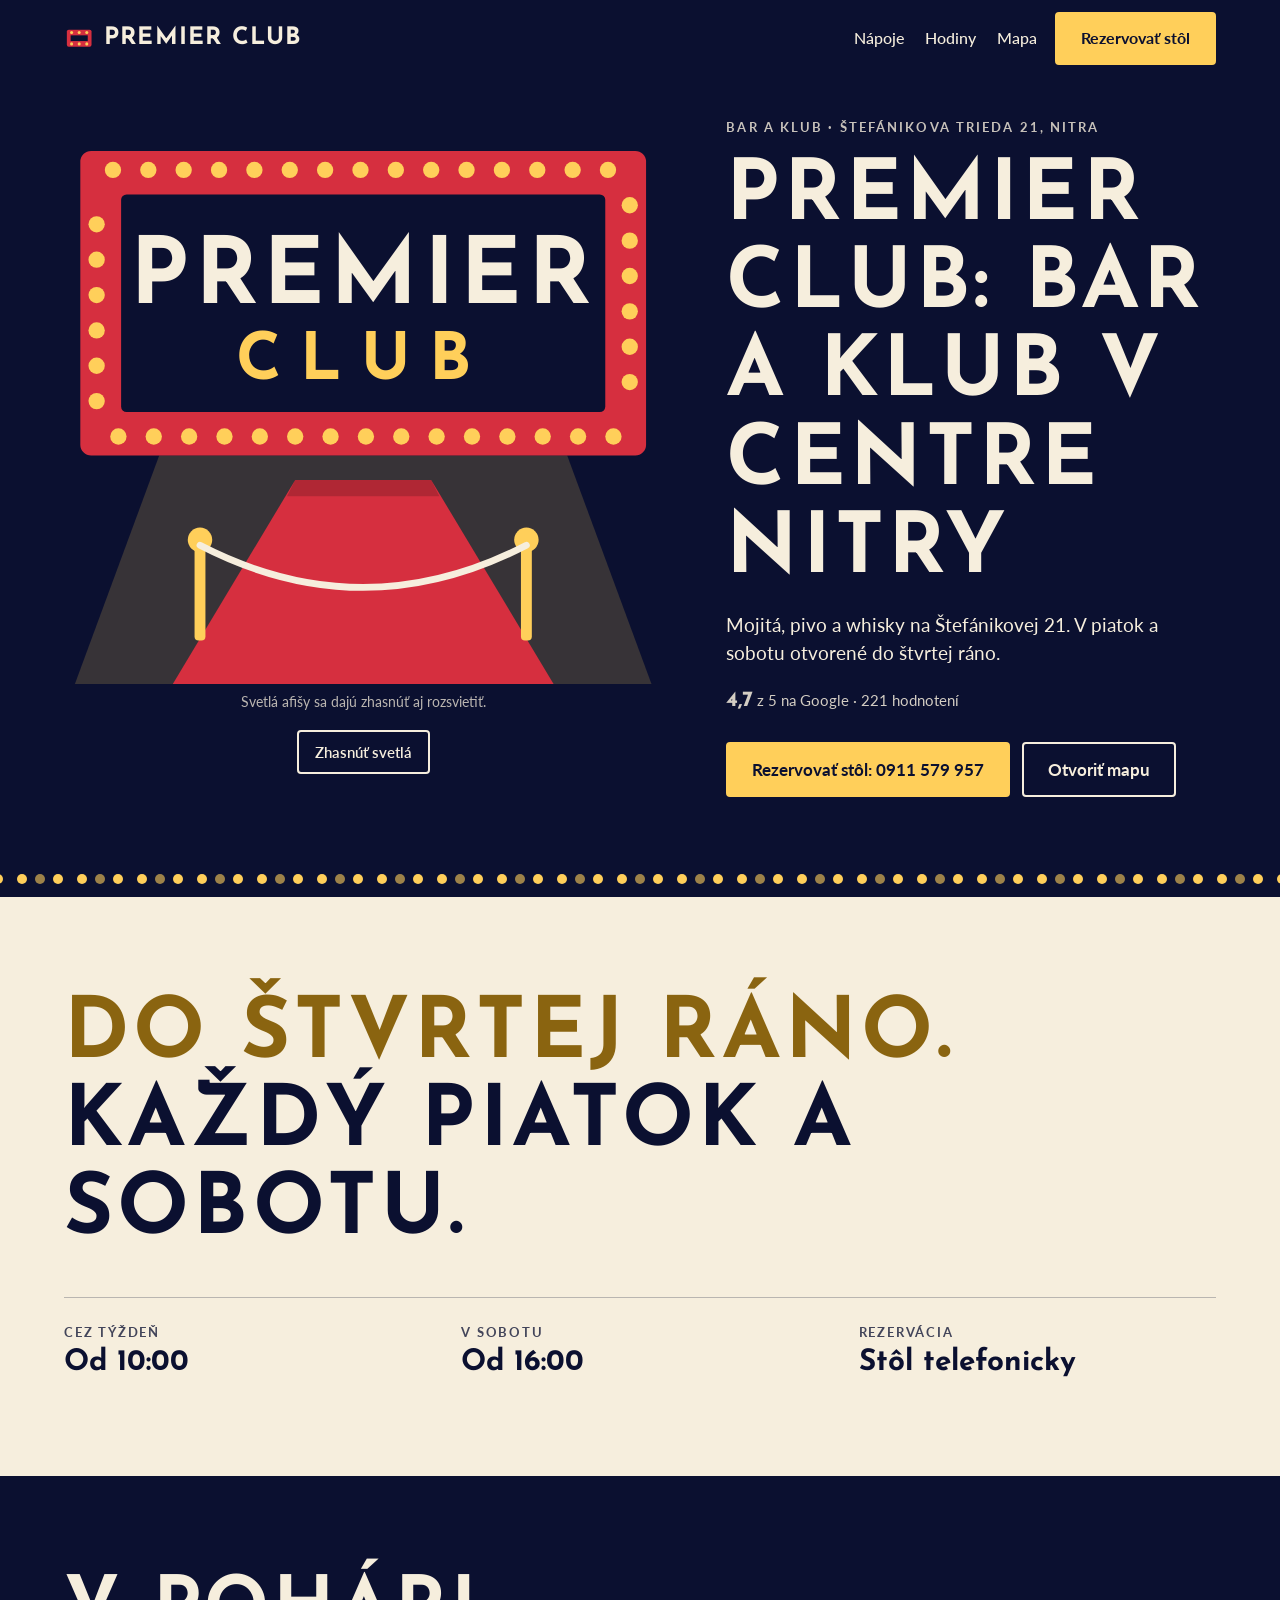
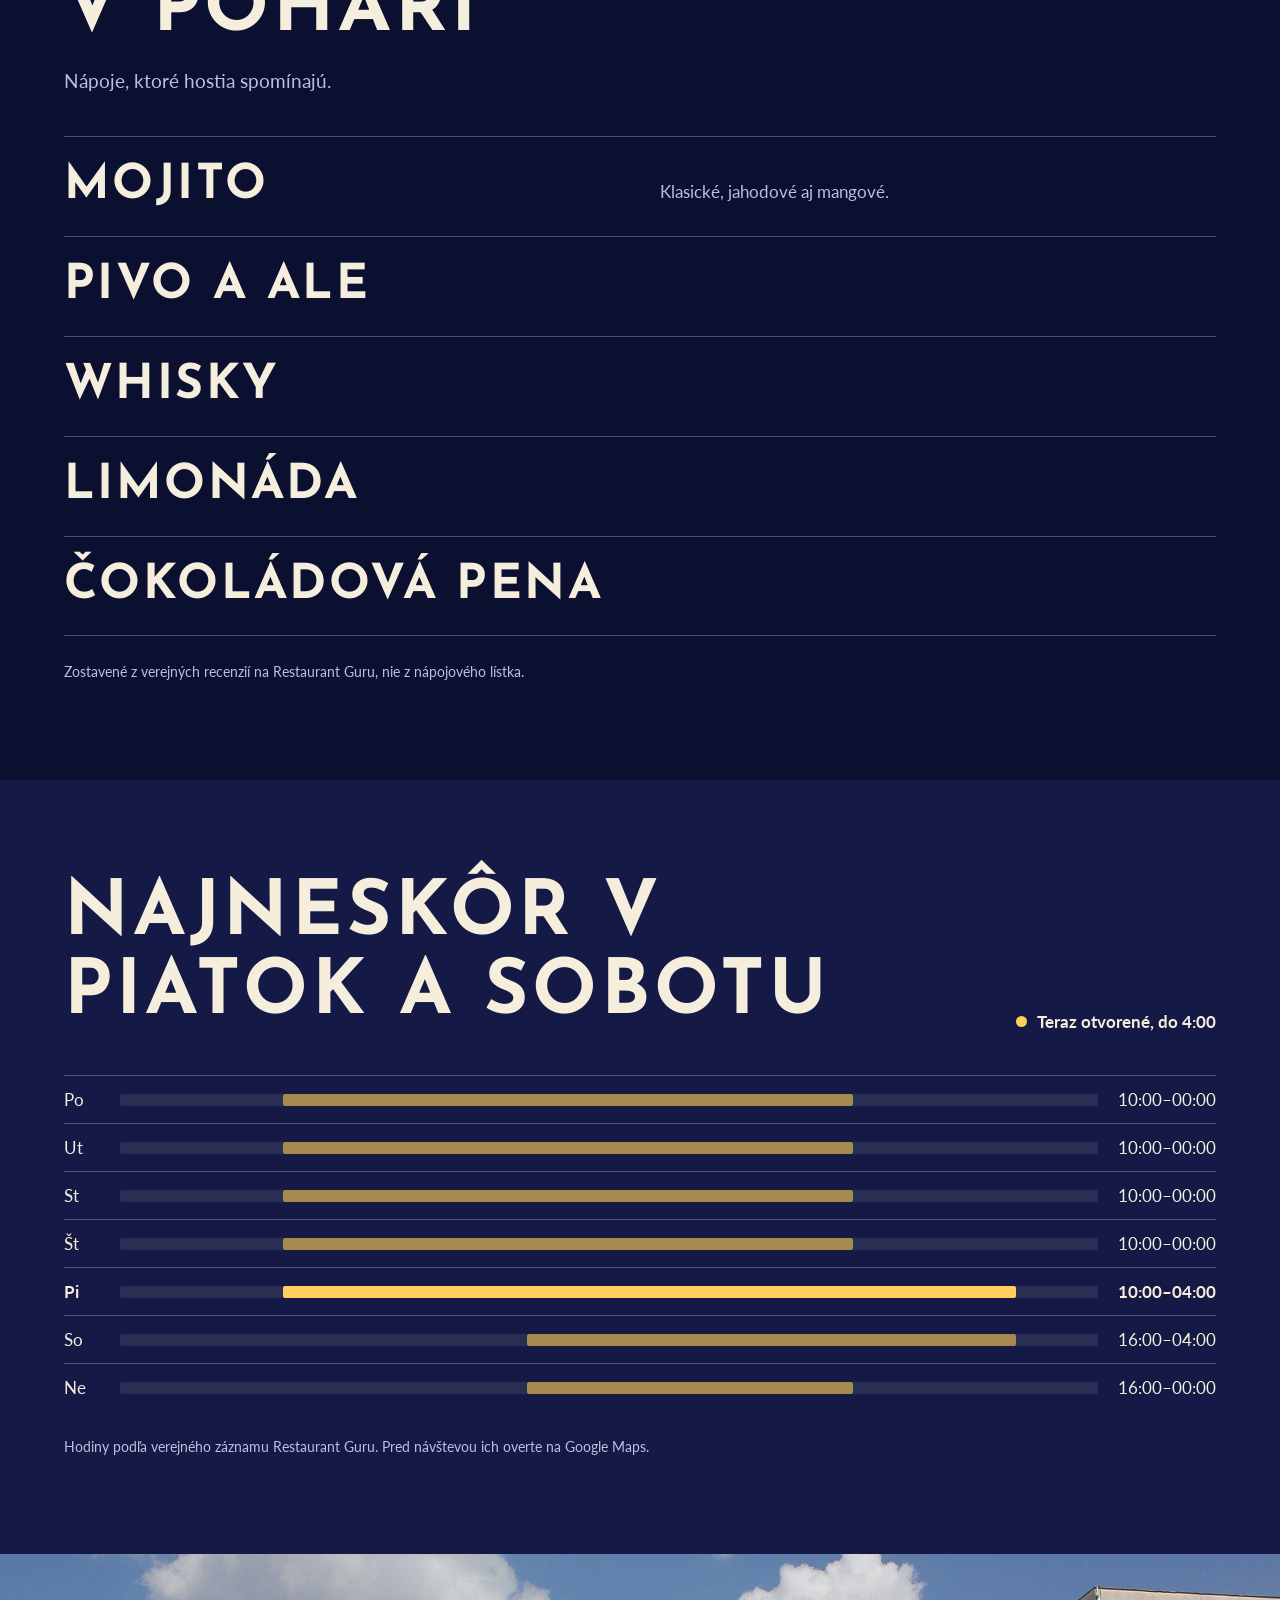
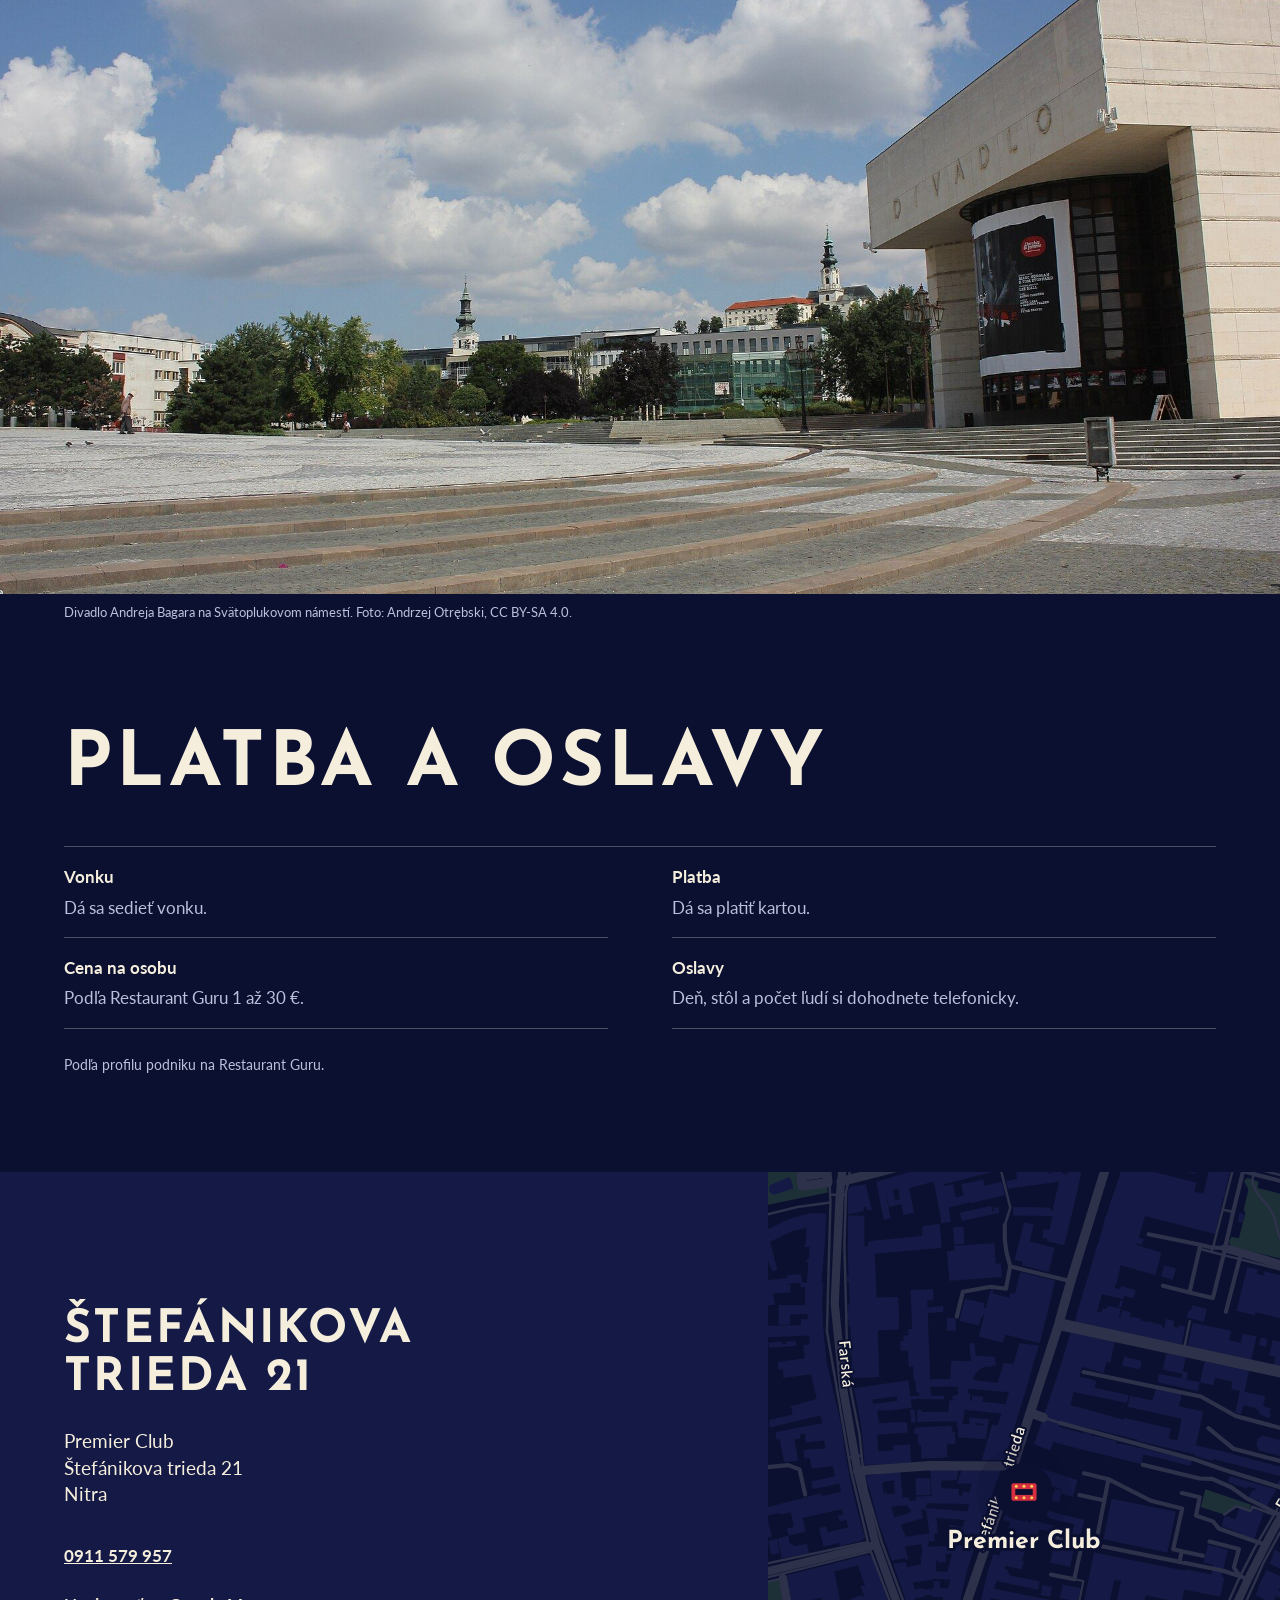
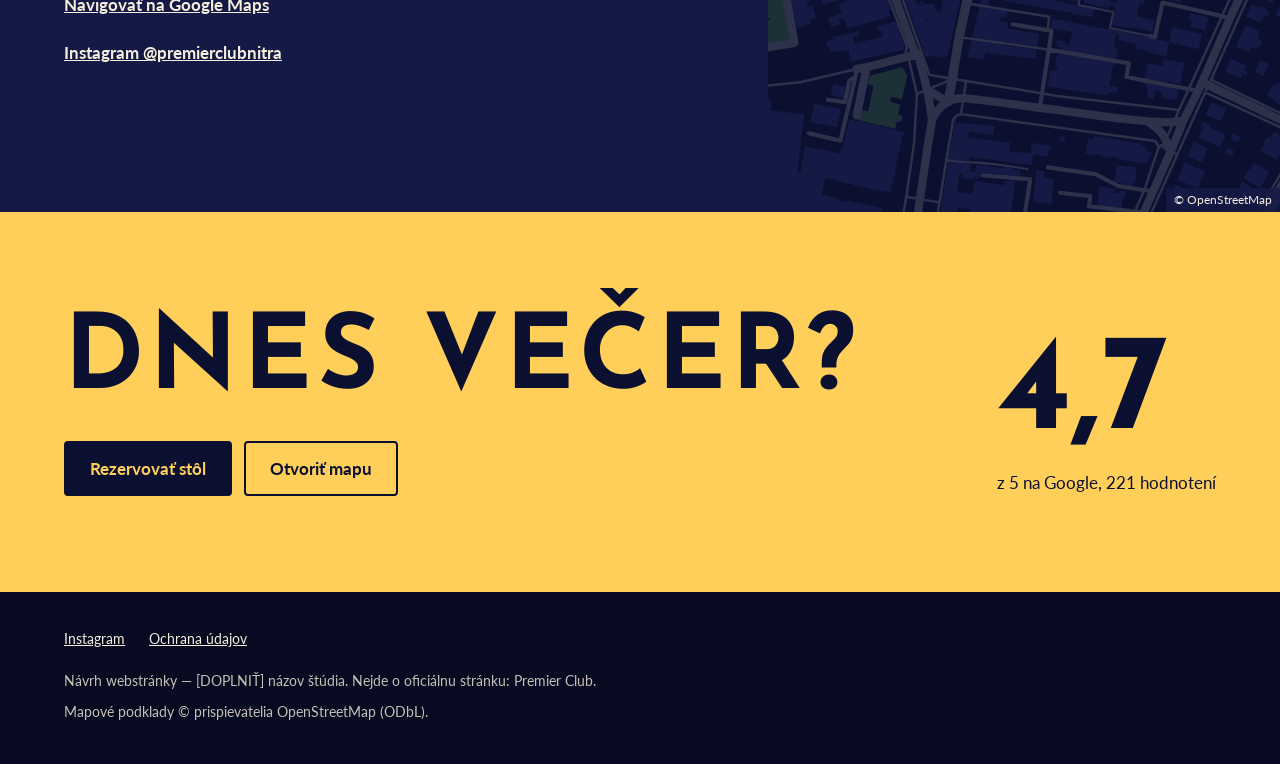
<file: index.html>
<!doctype html>
<html lang="sk">
<head>
  <meta charset="utf-8">
  <meta name="viewport" content="width=device-width, initial-scale=1">
  <title>Premier Club Nitra | Bar a klub na Štefánikovej do 4:00</title>
  <meta name="description" content="Premier Club na Štefánikovej 21 v Nitre: bar a klub, mojitá a v piatok a sobotu otvorené do štvrtej ráno.">
  <meta name="theme-color" content="#0b1030">
  <meta property="og:type" content="website">
  <meta property="og:locale" content="sk_SK">
  <meta property="og:title" content="Premier Club Nitra | Bar a klub na Štefánikovej do 4:00">
  <meta property="og:description" content="Bar na Štefánikovej triede 21 v Nitre.">
  <meta property="og:image" content="assets/og.jpg">
  <meta property="og:image:width" content="1200">
  <meta property="og:image:height" content="630">
  <meta property="og:image:alt" content="Kinová svetelná tabuľa s nápisom Premier Club, osvetlená žiarovkami, a červený koberec">
  <link rel="icon" href="assets/favicon.svg" type="image/svg+xml">
  <link rel="preconnect" href="https://fonts.googleapis.com">
  <link rel="preconnect" href="https://fonts.gstatic.com" crossorigin>
  <link href="https://fonts.googleapis.com/css2?family=Josefin+Sans:wght@600;700&family=Lato:wght@400;700&display=swap" rel="stylesheet">
  <link rel="stylesheet" href="style.css">
  <script defer src="idea.js"></script>
  <script defer src="site.js"></script>
  <script type="application/ld+json">
{
  "@context": "https://schema.org",
  "@type": "BarOrPub",
  "name": "Premier Club",
  "address": {
    "@type": "PostalAddress",
    "streetAddress": "Štefánikova trieda 21",
    "addressLocality": "Nitra",
    "addressCountry": "SK"
  },
  "telephone": "+421911579957",
  "sameAs": [
    "https://www.instagram.com/premierclubnitra/"
  ]
}
  </script>
</head>
<body>
  <a class="skip-link" href="#ponuka">Preskočiť na obsah</a>

  <header class="topbar">
    <a class="brand" href="#top" aria-label="Premier Club, začiatok stránky"><svg class="brand-mark" viewBox="0 0 32 32" aria-hidden="true" focusable="false"><rect x="3" y="7" width="26" height="18" rx="2" fill="#d62f3f"/><circle cx="8" cy="10" r="1.6" fill="#ffcf5a"/><circle cx="16" cy="10" r="1.6" fill="#ffcf5a"/><circle cx="24" cy="10" r="1.6" fill="#ffcf5a"/><circle cx="8" cy="22" r="1.6" fill="#ffcf5a"/><circle cx="16" cy="22" r="1.6" fill="#ffcf5a"/><circle cx="24" cy="22" r="1.6" fill="#ffcf5a"/><rect x="7" y="13" width="18" height="6" fill="#0b1030"/></svg><span>Premier Club</span></a>
    <nav class="topbar-nav" aria-label="Hlavná navigácia">
      <a href="#napoje">Nápoje</a>
      <a href="#hodiny">Hodiny</a>
      <a href="#mapa">Mapa</a>
      <a class="button topbar-cta" href="tel:+421911579957">Rezervovať stôl</a>
    </nav>
  </header>

  <main id="top">
    <section class="hero hero--reverse">

      <div class="hero-copy">
        <p class="hero-kicker">Bar a klub · Štefánikova trieda 21, Nitra</p>
        <h1>Premier Club: bar a klub v centre Nitry</h1>
        <p class="hero-lede">Mojitá, pivo a whisky na Štefánikovej 21. V piatok a sobotu otvorené do štvrtej ráno.</p>
        <p class="hero-rating"><strong>4,7</strong> z 5 na Google · 221 hodnotení</p>
        <div class="actions">
          <a class="button" href="tel:+421911579957">Rezervovať stôl: 0911 579 957</a>
          <a class="button button-ghost" href="https://www.google.com/maps/search/?api=1&amp;query=Premier%20Club%20%C5%A0tef%C3%A1nikova%20trieda%2021%20Nitra" rel="noopener">Otvoriť mapu</a>
        </div>
      </div>
      <div class="hero-art">
        <svg class="art marquee" viewBox="0 0 440 400" role="img" aria-label="Kinová svetelná tabuľa s nápisom Premier Club, osvetlená žiarovkami, a červený koberec">
<path class="beam" d="M70 232 L8 400 H432 L370 232Z" fill="var(--art-3)" opacity=".18"/>
<path class="fa2" d="M170 250 H270 L360 400 H80Z"/>
<path d="M170 250 H270 L276 262 H164Z" fill="#000" opacity=".18"/>
<rect class="fa2" x="12" y="8" width="416" height="224" rx="8"/>
<rect x="42" y="40" width="356" height="160" rx="4" fill="var(--bg)"/>
<circle class="fa1 bulb" style="--i:0" cx="36" cy="22" r="6"/><circle class="fa1 bulb" style="--i:1" cx="62" cy="22" r="6"/><circle class="fa1 bulb" style="--i:2" cx="88" cy="22" r="6"/><circle class="fa1 bulb" style="--i:3" cx="114" cy="22" r="6"/><circle class="fa1 bulb" style="--i:4" cx="140" cy="22" r="6"/><circle class="fa1 bulb" style="--i:5" cx="166" cy="22" r="6"/><circle class="fa1 bulb" style="--i:6" cx="192" cy="22" r="6"/><circle class="fa1 bulb" style="--i:7" cx="218" cy="22" r="6"/><circle class="fa1 bulb" style="--i:8" cx="244" cy="22" r="6"/><circle class="fa1 bulb" style="--i:9" cx="270" cy="22" r="6"/><circle class="fa1 bulb" style="--i:10" cx="296" cy="22" r="6"/><circle class="fa1 bulb" style="--i:11" cx="322" cy="22" r="6"/><circle class="fa1 bulb" style="--i:12" cx="348" cy="22" r="6"/><circle class="fa1 bulb" style="--i:13" cx="374" cy="22" r="6"/><circle class="fa1 bulb" style="--i:14" cx="400" cy="22" r="6"/><circle class="fa1 bulb" style="--i:15" cx="416" cy="48" r="6"/><circle class="fa1 bulb" style="--i:16" cx="416" cy="74" r="6"/><circle class="fa1 bulb" style="--i:17" cx="416" cy="100" r="6"/><circle class="fa1 bulb" style="--i:18" cx="416" cy="126" r="6"/><circle class="fa1 bulb" style="--i:19" cx="416" cy="152" r="6"/><circle class="fa1 bulb" style="--i:20" cx="416" cy="178" r="6"/><circle class="fa1 bulb" style="--i:21" cx="404" cy="218" r="6"/><circle class="fa1 bulb" style="--i:22" cx="378" cy="218" r="6"/><circle class="fa1 bulb" style="--i:23" cx="352" cy="218" r="6"/><circle class="fa1 bulb" style="--i:24" cx="326" cy="218" r="6"/><circle class="fa1 bulb" style="--i:25" cx="300" cy="218" r="6"/><circle class="fa1 bulb" style="--i:26" cx="274" cy="218" r="6"/><circle class="fa1 bulb" style="--i:27" cx="248" cy="218" r="6"/><circle class="fa1 bulb" style="--i:28" cx="222" cy="218" r="6"/><circle class="fa1 bulb" style="--i:29" cx="196" cy="218" r="6"/><circle class="fa1 bulb" style="--i:30" cx="170" cy="218" r="6"/><circle class="fa1 bulb" style="--i:31" cx="144" cy="218" r="6"/><circle class="fa1 bulb" style="--i:32" cx="118" cy="218" r="6"/><circle class="fa1 bulb" style="--i:33" cx="92" cy="218" r="6"/><circle class="fa1 bulb" style="--i:34" cx="66" cy="218" r="6"/><circle class="fa1 bulb" style="--i:35" cx="40" cy="218" r="6"/><circle class="fa1 bulb" style="--i:36" cx="24" cy="192" r="6"/><circle class="fa1 bulb" style="--i:37" cx="24" cy="166" r="6"/><circle class="fa1 bulb" style="--i:38" cx="24" cy="140" r="6"/><circle class="fa1 bulb" style="--i:39" cx="24" cy="114" r="6"/><circle class="fa1 bulb" style="--i:40" cx="24" cy="88" r="6"/><circle class="fa1 bulb" style="--i:41" cx="24" cy="62" r="6"/>
<g class="marquee-text">
<text class="art-text" x="220" y="120" text-anchor="middle" font-size="68" fill="var(--art-4)" letter-spacing="4">PREMIER</text>
<text class="art-text" x="220" y="176" text-anchor="middle" font-size="48" fill="var(--art-1)" letter-spacing="14">CLUB</text>
</g>
<rect class="fa1" x="96" y="298" width="8" height="70" rx="3"/><circle class="fa1" cx="100" cy="294" r="9"/>
<rect class="fa1" x="336" y="298" width="8" height="70" rx="3"/><circle class="fa1" cx="340" cy="294" r="9"/>
<path class="sa4" d="M100 298 Q220 360 340 298" stroke-width="5"/>
        </svg>
<p class="idea-hint">Svetlá afišy sa dajú zhasnúť aj rozsvietiť.</p>
<div class="controls"><button class="control" type="button" data-lights aria-pressed="false">Zhasnúť svetlá</button></div>
      </div>
    </section>

    <div class="divider" aria-hidden="true"></div>

    <section class="block tone-ink " id="ponuka">
      <div class="block-inner">
        <p class="statement-text"><em>Do štvrtej ráno.</em> Každý piatok a sobotu.</p>
        <dl class="statement-facts"><div><dt>Cez týždeň</dt><dd>Od 10:00</dd></div><div><dt>V sobotu</dt><dd>Od 16:00</dd></div><div><dt>Rezervácia</dt><dd>Stôl telefonicky</dd></div></dl>
      </div>
    </section>

    <section class="block tone-base " id="napoje">
      <div class="block-inner">
        <h2 class="block-title">V pohári</h2><p class="block-lead">Nápoje, ktoré hostia spomínajú.</p>
        <ul class="rows"><li class="row"><h3 class="row-name">Mojito</h3><p class="row-text">Klasické, jahodové aj mangové.</p></li><li class="row"><h3 class="row-name">Pivo a ale</h3></li><li class="row"><h3 class="row-name">Whisky</h3></li><li class="row"><h3 class="row-name">Limonáda</h3></li><li class="row"><h3 class="row-name">Čokoládová pena</h3></li></ul>
        <p class="block-note">Zostavené z verejných recenzií na Restaurant Guru, nie z nápojového lístka.</p>
      </div>
    </section>

    <section class="block tone-alt " id="hodiny">
      <div class="block-inner" data-hours="[[600, 1440], [600, 1440], [600, 1440], [600, 1440], [600, 1680], [960, 1680], [960, 1440]]" data-days="[&quot;pondelok&quot;, &quot;utorok&quot;, &quot;streda&quot;, &quot;štvrtok&quot;, &quot;piatok&quot;, &quot;sobota&quot;, &quot;nedeľa&quot;]">
        <div class="week-head">
          <h2 class="block-title">Najneskôr v piatok a sobotu</h2>
          <p class="week-status" aria-live="polite">Otváracie hodiny</p>
        </div>
        <ul class="week"><li class="week-day"><span>Po</span> <span class="week-track"><span class="week-bar" style="--from: 16.67%; --span: 58.33%"></span></span> <span class="week-time">10:00–00:00</span></li><li class="week-day"><span>Ut</span> <span class="week-track"><span class="week-bar" style="--from: 16.67%; --span: 58.33%"></span></span> <span class="week-time">10:00–00:00</span></li><li class="week-day"><span>St</span> <span class="week-track"><span class="week-bar" style="--from: 16.67%; --span: 58.33%"></span></span> <span class="week-time">10:00–00:00</span></li><li class="week-day"><span>Št</span> <span class="week-track"><span class="week-bar" style="--from: 16.67%; --span: 58.33%"></span></span> <span class="week-time">10:00–00:00</span></li><li class="week-day"><span>Pi</span> <span class="week-track"><span class="week-bar" style="--from: 16.67%; --span: 75.0%"></span></span> <span class="week-time">10:00–04:00</span></li><li class="week-day"><span>So</span> <span class="week-track"><span class="week-bar" style="--from: 41.67%; --span: 50.0%"></span></span> <span class="week-time">16:00–04:00</span></li><li class="week-day"><span>Ne</span> <span class="week-track"><span class="week-bar" style="--from: 41.67%; --span: 33.33%"></span></span> <span class="week-time">16:00–00:00</span></li></ul>
        <p class="block-note">Hodiny podľa verejného záznamu Restaurant Guru. Pred návštevou ich overte na Google Maps.</p>
      </div>
    </section>

    <section class="block tone-base ">
      <figure class="photo-band">
        <img src="assets/photos/divadlo.jpg" width="1920" height="1280" alt="Budova Divadla Andreja Bagara a dlažba Svätoplukovho námestia pod veľkými oblakmi" loading="lazy">
        <figcaption>Divadlo Andreja Bagara na Svätoplukovom námestí. Foto: Andrzej Otrębski, CC BY-SA 4.0.</figcaption>
      </figure>
    </section>

    <section class="block tone-base ">
      <div class="block-inner">
        <h2 class="block-title">Platba a oslavy</h2>
        <ul class="notes"><li class="note"><span class="note-title">Vonku</span><p class="note-text">Dá sa sedieť vonku.</p></li><li class="note"><span class="note-title">Platba</span><p class="note-text">Dá sa platiť kartou.</p></li><li class="note"><span class="note-title">Cena na osobu</span><p class="note-text">Podľa Restaurant Guru 1 až 30 €.</p></li><li class="note"><span class="note-title">Oslavy</span><p class="note-text">Deň, stôl a počet ľudí si dohodnete telefonicky.</p></li></ul>
        <p class="block-note">Podľa profilu podniku na Restaurant Guru.</p>
      </div>
    </section>

    <section class="block tone-alt " id="mapa">
      <div class="place-grid place-grid--flip">
        <div class="place-map"><svg class="street-map" viewBox="0 0 960 620" role="img" aria-label="Mapa okolia: Premier Club" preserveAspectRatio="xMidYMid slice">
  <rect width="960" height="620" fill="var(--bg)"/>
  <path d="M696.9 5.8L694.4 7.1L693.3 9.1L697.5 16.6L692.8 36.4L694.4 39.9L688.1 64.5L681.3 62.7L678.8 66.5L678.8 69.8L681.6 72.3L747.3 88.7L749.0 89.1L750.0 88.5L750.4 87.6L751.4 83.4L750.9 81.5L749.3 80.6L747.0 80.0L743.7 79.1L744.4 76.4L755.7 29.8L761.4 31.4L762.5 26.8L761.3 23.3L755.5 20.7L753.2 27.5L706.3 15.4L707.4 9.4L696.9 5.8ZM203.4 403.8L246.6 393.5L257.5 456.1L206.9 464.6L205.8 436.9L212.6 436.7L213.9 440.0L215.8 440.9L218.1 441.5L220.5 440.8L222.7 439.1L223.4 437.6L223.3 435.9L234.0 433.8L233.6 432.0L223.1 433.9L222.5 431.5L220.6 430.1L218.0 429.4L215.3 430.1L213.3 431.8L212.6 434.8L205.8 435.1L203.4 403.8ZM946.5 207.5L935.6 208.5L916.5 193.8L917.1 190.9L915.9 188.6L956.9 167.2L967.0 177.3L946.5 207.5ZM362.0 479.8L367.1 488.0L361.5 510.8L351.6 508.3L350.2 513.1L360.2 516.0L358.1 525.7L361.5 526.6L362.2 530.4L360.0 532.5L356.8 532.0L355.3 539.1L319.8 531.4L322.4 521.0L329.1 522.4L334.4 497.8L328.5 496.3L330.6 488.1L362.0 479.8ZM680.3 -78.1L685.7 -99.0L692.2 -102.9L779.1 -82.3L779.3 -79.7L752.1 -62.6L700.6 -52.6L704.8 -72.2L680.3 -78.1ZM212.3 0.6L226.6 32.8L289.9 19.9L288.9 10.7L264.8 14.2L263.4 3.9L288.8 0.3L287.7 -9.6L212.3 0.6ZM651.1 324.6L655.8 307.3L699.9 322.4L697.9 328.0L685.5 323.7L674.0 331.8L651.1 324.6ZM10.1 493.3L8.7 529.4L38.7 577.5L90.7 583.1L91.6 571.5L71.5 570.5L71.2 563.3L59.2 567.5L51.5 566.7L41.3 562.5L44.2 510.0L55.6 505.5L64.8 506.1L75.4 510.5L75.4 499.7L10.1 493.3ZM74.1 345.5L66.6 346.8L12.4 353.2L13.9 365.5L75.6 357.7L74.1 345.5ZM-92.6 237.2L-43.9 185.2L-80.2 142.1L-136.1 200.4L-92.6 237.2ZM-107.1 31.4L-62.2 5.8L-68.2 -1.0L-27.3 -28.4L-44.9 -59.9L-14.2 -79.2L-9.1 -69.4L-40.6 26.2L-52.2 16.5L-99.3 43.3L-107.1 31.4ZM26.9 578.0L12.8 575.7L7.8 572.9L4.8 567.8L5.2 543.8L26.9 578.0ZM177.7 195.3L183.4 220.0L157.0 202.2L159.4 177.2L166.5 151.1L177.7 195.3Z" fill="color-mix(in srgb, #4f8a4a 26%, var(--bg))"/>
  <path d="M-149.2 -1036.6L-155.4 -1039.5L-160.9 -1031.7L-171.3 -994.3L-210.1 -867.6L-227.2 -808.0L-237.1 -782.7L-253.1 -750.5L-276.0 -706.3L-298.5 -669.5L-327.7 -625.2L-356.0 -585.0L-387.1 -544.3L-417.8 -509.6L-440.4 -483.9L-473.9 -450.3L-511.3 -415.2L-542.4 -389.3L-580.1 -359.7L-610.7 -337.7L-643.7 -314.8L-679.7 -292.2L-727.3 -265.9L-753.3 -252.4L-781.0 -240.0L-790.2 -236.5L-849.8 -211.3L-914.1 -189.2L-957.5 -175.8L-1003.7 -165.0L-1038.6 -158.9L-1077.6 -153.6L-1126.0 -147.0L-1169.8 -142.1L-1221.3 -140.3L-1275.5 -139.7L-1327.6 -142.0L-1385.9 -146.1L-1425.3 -151.3L-1470.6 -160.1L-1521.3 -173.1L-1585.4 -192.5L-1696.7 -233.1L-1752.6 -256.8L-1828.6 -291.1L-2125.4 -504.4L-2262.5 -612.9L-2320.8 -655.5L-2472.7 -744.2L-2529.5 -768.7L-2636.5 -813.9L-2741.2 -860.3L-2854.4 -910.4L-2946.2 -950.6L-2983.1 -965.4L-3027.5 -987.7L-3049.1 -947.9L-2951.2 -896.5L-2871.5 -865.1L-2771.8 -825.8L-2678.7 -778.8L-2629.1 -756.5L-2527.3 -704.8L-2470.1 -673.4L-2044.0 -364.4L-1943.6 -296.1L-1893.9 -264.9L-1852.2 -240.4L-1779.7 -197.9L-1713.4 -173.7L-1542.3 -117.1L-1413.2 -92.6L-1279.2 -82.6L-1133.1 -85.5L-1033.4 -101.1L-947.9 -121.8L-865.2 -148.2L-722.7 -205.9L-611.5 -267.9L-524.6 -331.3L-459.8 -386.1L-359.3 -490.2L-296.6 -570.7L-251.0 -637.6L-170.5 -788.0L-117.7 -910.5L-82.5 -977.5L-57.0 -1031.7L-62.0 -1034.9L-44.3 -1070.9L-35.4 -1110.3L-15.6 -1215.7L-0.9 -1278.8L7.5 -1304.5L36.9 -1367.9L78.2 -1426.3L135.2 -1477.6L184.4 -1515.4L233.1 -1540.2L268.0 -1551.2L309.8 -1561.8L353.3 -1567.5L401.3 -1568.2L450.2 -1563.5L501.1 -1552.3L547.8 -1536.0L601.9 -1507.5L641.8 -1475.5L671.1 -1451.3L699.6 -1417.1L731.6 -1367.2L751.6 -1330.9L782.9 -1256.8L804.3 -1207.6L820.7 -1159.2L840.6 -1104.3L864.9 -1060.1L882.7 -1022.4L907.6 -981.1L931.9 -939.7L979.6 -867.8L1019.5 -808.6L1055.1 -765.2L1092.9 -720.3L1132.8 -675.4L1186.2 -612.0L1229.0 -562.8L1258.2 -509.4L1287.4 -443.1L1306.0 -370.5L1313.8 -305.6L1313.1 -249.3L1306.7 -201.6L1296.7 -141.0L1279.6 -91.2L1251.8 -27.0L1239.7 -7.8L1191.2 61.3L1116.4 151.1L1066.5 215.9L1009.5 286.5L950.4 362.0L892.7 436.8L832.1 515.2L782.2 583.6L753.0 634.2L728.8 688.4L711.7 748.2L701.7 797.4L695.3 840.9L692.4 910.0L703.1 991.9L712.4 1046.1L730.2 1101.7L763.0 1170.8L800.0 1230.7L965.3 1460.8L1051.6 1582.0L1162.7 1735.2L1199.8 1792.2L1226.8 1852.1L1246.1 1907.7L1261.1 1981.8L1265.3 2033.8L1260.3 2229.8L1256.8 2337.5L1253.2 2451.5L1251.1 2552.7L1253.2 2599.0L1265.3 2666.0L1297.4 2778.7L1313.8 2828.6L1331.6 2898.4L1350.8 2964.7L1358.0 3001.8L1358.0 3048.1L1355.8 3105.1L1345.1 3162.1L1309.5 3273.3L1267.5 3381.0L1221.9 3510.7L1204.8 3553.5L1190.2 3593.2L1175.5 3633.3L1117.8 3770.2L1055.8 3930.6L1035.2 3983.3L1018.1 4061.0L1010.9 4088.8L1006.7 4152.3L1007.1 4200.7L1012.0 4200.7L1011.9 4207.9L1006.9 4207.8L1007.4 4220.7L1015.9 4269.9L1030.9 4324.8L1045.2 4369.7L1063.0 4411.1L1085.1 4454.6L1120.0 4516.6L1178.4 4622.1L1224.7 4704.1L1249.7 4753.3L1268.9 4798.9L1289.6 4865.2L1297.8 4884.6L1307.4 4925.8L1337.3 5034.2L1360.1 5103.4L1381.5 5152.5L1405.0 5193.2L1433.5 5229.6L1443.6 5241.1L1475.5 5272.3L1506.2 5300.1L1544.6 5322.2L1599.0 5349.8L1644.7 5376.0L1707.8 5414.2L1765.5 5447.0L1839.6 5486.2L1896.7 5531.2L1941.5 5579.6L1977.4 5627.9L1991.9 5647.5L2006.1 5666.5L2026.3 5693.7L2066.2 5747.2L2074.1 5742.9L2080.1 5750.3L2086.9 5758.6L2076.2 5765.0L2299.2 6051.0L2364.8 6130.8L2416.8 6195.7L2480.9 6260.6L2500.9 6281.7L2518.7 6300.5L2583.1 6338.2L2668.3 6388.2L2751.5 6421.7L2836.4 6445.6L2940.8 6471.6L3033.7 6482.6L3139.2 6478.3L3240.4 6471.1L3296.4 6457.6L3336.7 6448.1L3451.8 6405.9L3545.6 6375.5L3633.3 6362.7L3706.9 6363.7L3764.3 6369.8L3818.5 6382.1L3881.2 6402.4L3945.3 6426.4L4006.0 6461.6L4199.6 6661.4L4259.5 6717.0L4405.6 6814.0L4579.4 6899.5L4704.1 6966.6L4761.8 7010.1L4859.4 7109.9L4947.1 7240.4L5016.9 7349.5L5101.7 7463.0L5168.7 7531.4L5317.6 7653.4L5467.3 7777.5L5569.9 7933.4L5594.1 7999.0L5755.3 8705.1L5798.7 8827.1L5836.0 8905.8L5890.4 8998.6L5962.9 9086.4L6111.1 9194.3L6226.9 9250.8L6351.9 9293.2L6464.8 9310.3L6568.6 9317.4L6781.2 9296.2L7144.8 9251.2L7531.8 9215.8L7573.7 9223.7L7644.3 9262.3L7716.2 9326.3L7764.5 9407.0L8064.1 10003.3L8108.7 10071.5L8146.0 10118.7L8192.7 10157.5L8246.3 10202.7L8336.5 10260.5L8442.4 10318.3L8618.3 10423.6L8767.8 10533.6L8907.1 10704.9L8992.5 10849.0L9109.0 11089.1L9166.3 11190.1L9251.5 11419.9L9915.9 13031.6L10083.7 13441.4L10102.7 13530.4L10105.1 13636.1L10090.0 13765.8L10065.9 13839.1L9882.6 14201.6L9846.4 14322.9L9835.6 14395.2L9829.2 14516.9L9840.0 14588.0L9895.8 14753.6L10014.5 15045.0L10037.6 15123.6L10061.9 15183.5L10075.1 15221.4L10084.6 15263.7L10150.4 15715.7L10192.2 15850.3L10227.3 15839.1L10205.2 15771.5L10189.5 15710.9L10178.2 15641.6L10161.2 15510.2L10146.5 15389.8L10127.2 15258.9L10109.6 15194.1L10080.8 15117.2L10045.2 15018.5L9889.3 14629.4L9872.9 14566.3L9867.9 14531.8L9865.5 14485.2L9864.4 14425.3L9868.1 14387.3L9876.1 14341.3L9889.7 14287.4L9909.2 14233.0L9927.8 14187.0L10086.0 13879.1L10108.0 13829.6L10124.7 13774.4L10138.2 13693.3L10146.4 13622.4L10137.2 13537.9L10123.6 13460.6L10012.5 13126.1L9723.3 12429.4L9669.5 12301.7L9590.6 12105.0L9466.3 11810.9L9371.1 11578.3L9178.4 11145.8L9157.9 11084.0L9144.3 11020.5L9065.1 10846.3L9010.9 10749.5L8939.4 10635.2L8858.1 10536.5L8710.7 10402.4L8548.7 10299.1L8304.8 10162.8L8265.5 10127.5L8162.8 10035.7L8145.6 10009.5L7923.9 9566.4L7794.8 9325.3L7766.6 9285.8L7730.7 9245.4L7703.0 9219.4L7659.3 9205.1L7615.1 9182.5L7560.1 9164.4L7488.4 9153.3L7373.7 9164.3L7220.4 9193.7L7017.5 9221.8L6840.0 9247.6L6715.8 9264.4L6619.4 9272.3L6531.8 9275.6L6440.9 9264.3L6341.2 9248.7L6238.0 9209.4L6136.0 9149.5L6054.1 9082.4L5971.2 8997.3L5906.2 8904.1L5854.1 8808.0L5800.7 8654.6L5708.0 8269.3L5611.6 7940.4L5599.7 7910.1L5578.1 7872.8L5513.1 7779.4L5505.4 7767.0L5503.2 7757.0L5502.5 7746.2L5453.7 7711.1L5207.1 7497.5L5128.4 7420.4L5070.0 7334.4L4926.9 7116.3L4873.5 7038.1L4851.4 7013.6L4818.5 6985.8L4767.9 6948.8L4725.2 6920.4L4605.0 6859.1L4417.6 6777.8L4376.7 6752.7L4299.4 6695.6L4259.0 6658.4L4232.5 6627.9L4062.1 6459.3L4021.1 6423.5L3997.7 6406.2L3965.1 6389.0L3930.3 6371.4L3854.6 6342.4L3788.7 6324.6L3733.3 6316.1L3679.8 6311.5L3643.7 6312.9L3610.2 6315.7L3559.2 6323.7L3502.1 6336.3L3461.0 6349.0L3381.1 6378.9L3325.0 6401.1L3277.3 6418.1L3223.6 6426.0L3170.8 6428.7L3104.4 6430.7L3005.6 6432.4L2951.4 6427.8L2910.4 6421.7L2895.2 6419.4L2849.4 6409.4L2805.0 6396.8L2728.7 6369.4L2675.2 6344.3L2617.9 6308.3L2544.1 6256.1L2498.7 6218.1L2451.3 6174.1L2417.7 6133.8L2364.6 6065.6L2322.7 6007.7L2254.7 5918.2L2178.8 5819.6L2164.4 5752.9L2158.8 5742.8L2138.5 5757.8L2112.8 5725.6L2108.2 5719.9L2130.1 5704.8L2125.1 5697.3L2118.6 5692.7L2108.0 5689.3L2095.6 5689.3L2066.1 5648.1L2004.1 5569.2L1959.3 5515.3L1912.0 5467.6L1850.5 5426.3L1800.1 5383.9L1673.1 5315.3L1566.3 5255.8L1516.9 5222.6L1489.7 5195.3L1440.4 5117.7L1423.2 5074.3L1366.8 4880.8L1341.6 4802.1L1315.4 4739.6L1275.6 4664.7L1273.1 4660.0L1231.0 4589.0L1221.7 4573.2L1133.0 4426.0L1113.9 4385.7L1092.9 4327.7L1066.8 4228.1L1066.1 4183.3L1066.1 4144.6L1068.5 4104.2L1075.0 4064.1L1085.1 4019.6L1099.0 3971.7L1192.0 3733.2L1246.7 3586.7L1272.0 3517.3L1284.7 3482.6L1343.9 3323.4L1383.4 3222.6L1392.2 3187.2L1397.2 3150.4L1403.6 3092.9L1404.2 3005.1L1396.8 2946.5L1391.1 2916.1L1363.5 2815.3L1342.4 2742.8L1324.7 2679.6L1311.5 2626.6L1304.6 2589.9L1301.3 2542.6L1303.5 2531.2L1304.3 2527.3L1316.9 2266.7L1323.5 2066.6L1322.0 2013.2L1317.9 1973.9L1311.9 1935.1L1296.8 1881.7L1283.7 1838.9L1265.0 1800.0L1251.4 1771.3L1239.3 1750.7L1221.7 1720.9L955.7 1358.6L862.9 1233.1L824.6 1177.7L792.9 1126.3L779.3 1093.1L761.7 1034.1L753.6 988.7L742.5 920.2L743.0 863.3L747.6 810.9L761.2 750.4L782.8 684.4L794.9 661.7L829.7 600.2L867.5 548.8L918.4 484.4L975.3 411.3L1049.4 319.1L1119.4 220.3L1218.9 91.3L1260.0 39.0L1293.7 -14.5L1316.9 -62.8L1336.6 -115.7L1354.2 -202.4L1360.7 -264.9L1358.7 -314.7L1350.2 -388.3L1335.0 -445.2L1310.9 -510.2L1290.2 -553.0L1263.5 -597.9L1235.3 -632.6L1211.6 -658.3L1180.3 -687.8L1160.6 -706.2L1151.6 -716.7L1148.4 -720.5L1144.8 -724.6L1110.3 -764.6L1060.6 -827.9L1018.6 -886.2L981.7 -940.6L951.1 -993.6L919.2 -1047.0L886.8 -1109.7L864.4 -1159.6L859.4 -1170.8L843.7 -1208.0L812.7 -1284.9L785.6 -1348.5L770.4 -1378.8L759.3 -1398.3L744.5 -1419.6L730.8 -1437.8L717.6 -1453.8L706.1 -1467.0L693.5 -1480.1L678.6 -1494.6L655.6 -1512.0L623.0 -1536.6L600.5 -1549.8L576.9 -1561.4L541.6 -1576.7L517.8 -1584.0L484.8 -1593.2L459.1 -1599.9L443.4 -1601.4L418.8 -1603.8L388.5 -1605.5L364.0 -1604.0L332.3 -1600.5L304.0 -1596.8L286.3 -1592.6L253.9 -1583.7L226.3 -1574.5L198.3 -1561.7L171.5 -1548.3L142.0 -1530.6L123.8 -1517.4L103.7 -1500.3L81.8 -1481.2L58.4 -1457.3L45.9 -1441.8L26.3 -1416.2L16.0 -1399.5L1.0 -1372.2L-15.3 -1339.5L-35.9 -1295.0L-79.3 -1206.2L-84.3 -1193.2L-89.4 -1191.1L-112.4 -1137.2L-119.8 -1115.7L-111.3 -1112.8L-116.3 -1099.9L-141.7 -1033.7L-149.2 -1036.6Z" fill="color-mix(in srgb, #3a8fb7 34%, var(--bg))"/>
  <path d="M707.7 289.5L690.0 284.9L692.2 276.1L709.5 280.6L707.7 289.5ZM656.8 654.0L661.3 656.9L659.4 660.2L658.5 661.7L657.8 659.5L654.8 657.6L656.8 654.0ZM254.1 329.5L244.1 331.9L243.6 330.1L232.2 332.8L230.2 325.1L265.7 316.0L268.1 326.0L254.1 329.5ZM377.1 -54.6L367.6 -53.9L367.2 -60.8L376.7 -61.3L377.1 -54.6ZM374.3 -46.5L374.5 -39.1L377.2 -39.1L377.0 -40.2L382.8 -41.4L381.0 -54.2L389.4 -54.2L389.4 -48.0L397.1 -48.9L400.6 -25.1L366.1 -15.8L365.8 -16.8L364.1 -25.0L364.8 -25.2L362.9 -36.6L366.9 -37.7L367.1 -45.9L374.3 -46.5ZM670.1 411.5L635.3 404.5L632.7 417.3L597.8 410.1L593.6 409.1L591.9 417.5L589.3 430.5L606.9 434.4L604.3 445.3L586.9 441.6L586.6 442.7L565.1 438.3L568.7 421.2L569.5 417.6L573.9 396.2L571.8 395.7L576.3 374.4L636.1 386.2L636.4 384.8L661.5 390.0L671.6 392.0L674.1 392.5L670.1 411.5ZM454.7 -1.3L421.5 7.1L416.2 -10.5L450.0 -19.0L454.7 -1.3ZM802.4 185.2L797.2 184.0L797.3 183.7L788.5 181.7L789.4 177.5L803.4 180.6L802.4 185.2ZM945.4 6.3L932.8 -8.9L933.2 -11.5L945.9 -20.9L948.9 -17.8L958.8 -4.8L949.3 2.9L945.4 6.3ZM594.0 183.0L592.0 191.6L587.5 190.4L589.5 181.8L594.0 183.0ZM567.3 112.2L573.3 113.6L574.2 110.3L574.9 110.6L579.0 111.8L577.0 119.8L576.1 123.3L555.5 118.2L550.7 135.3L555.1 136.1L556.0 132.0L560.1 132.8L560.8 129.6L573.9 132.3L571.8 140.7L568.6 153.7L529.6 145.5L532.5 131.2L532.9 131.3L541.6 102.4L541.9 102.5L568.2 108.9L567.3 112.2ZM475.6 166.0L494.4 168.1L493.5 171.0L492.3 174.9L490.0 182.4L488.3 188.0L469.7 185.9L475.6 166.0ZM732.7 286.4L727.3 294.5L710.0 290.0L712.2 281.3L732.7 286.4ZM595.8 273.7L595.4 273.5L587.0 271.4L588.1 266.4L598.5 268.9L599.9 268.2L600.8 269.4L606.6 270.8L605.3 275.7L595.8 273.7ZM383.9 409.7L384.0 411.6L374.3 413.0L375.4 418.1L366.8 419.2L365.7 416.3L366.0 416.1L362.5 406.3L374.3 404.5L383.6 403.2L383.7 404.4L383.9 409.7ZM726.4 405.4L709.0 397.6L711.7 391.5L712.3 391.8L715.1 385.7L731.9 393.2L726.4 405.4ZM614.3 191.3L617.8 175.9L622.1 176.8L622.2 176.5L636.7 179.4L633.8 193.0L633.3 195.4L614.3 191.3ZM360.8 298.1L354.7 298.8L344.4 299.9L344.6 301.1L342.4 301.5L341.4 291.8L360.1 289.8L360.8 298.1ZM304.9 509.5L292.7 507.0L295.3 496.0L307.1 498.7L304.9 509.5ZM479.1 -7.0L479.8 -3.0L472.0 -1.8L471.2 -5.8L479.1 -7.0ZM398.3 402.9L392.8 402.9L392.6 396.3L398.3 396.4L398.3 402.9ZM426.6 242.6L427.0 237.8L446.0 239.4L445.7 244.3L445.2 244.1L440.7 243.8L433.2 243.1L427.7 242.7L426.6 242.6ZM-36.1 73.3L-19.7 77.7L-28.2 109.3L-44.5 104.9L-39.7 87.0L-36.1 73.3ZM426.7 321.7L386.5 321.0L386.5 322.6L385.7 322.7L384.8 325.4L385.0 327.0L380.0 327.1L370.2 329.9L369.6 325.7L368.7 318.5L375.7 318.0L375.5 314.5L390.5 313.7L400.4 313.6L403.1 313.3L408.1 313.0L416.9 313.5L419.9 313.8L425.8 313.9L448.1 315.7L442.8 332.0L425.4 328.9L426.7 321.7ZM735.0 429.3L734.9 429.2L732.7 428.3L732.3 428.1L730.5 427.4L726.0 425.3L727.9 420.9L736.8 425.1L735.0 429.3ZM541.7 418.3L537.8 417.5L540.5 404.7L544.1 405.4L541.7 418.3ZM259.4 248.0L260.6 254.8L243.3 258.3L240.6 259.1L239.0 252.1L259.4 248.0ZM415.1 687.4L415.3 684.0L411.3 683.8L411.3 682.7L409.9 682.5L409.1 689.3L388.5 687.9L390.4 674.7L399.1 675.7L404.9 676.2L406.1 676.3L425.1 677.4L424.7 687.8L415.1 687.4ZM571.4 567.3L563.7 566.0L563.5 567.6L556.1 566.3L556.4 564.9L548.6 563.4L548.3 565.1L539.6 563.5L542.3 547.5L543.0 547.6L542.7 549.1L546.3 549.8L546.9 546.0L594.1 553.9L593.7 556.1L598.9 556.8L598.1 561.5L603.5 562.5L602.7 566.6L601.0 566.4L599.9 572.2L593.9 571.1L593.7 572.6L571.1 568.9L571.4 567.3ZM620.0 258.1L619.7 257.9L605.2 254.9L591.9 252.0L575.3 248.6L576.8 239.9L577.1 238.1L622.3 248.8L620.0 258.1ZM240.8 355.2L241.7 360.1L233.2 361.7L232.4 357.4L240.8 355.2ZM577.4 445.9L575.7 454.1L571.4 453.1L572.5 448.5L573.2 445.2L577.4 445.9ZM462.8 458.8L492.3 462.7L490.9 471.9L461.5 467.9L462.8 458.8ZM769.9 404.6L763.2 401.7L770.4 392.5L776.1 397.1L769.9 404.6ZM708.1 450.0L707.0 452.6L709.2 453.4L709.7 453.7L710.4 454.7L710.8 455.8L710.6 457.9L709.8 458.9L708.8 459.7L707.6 460.0L706.3 459.9L705.1 462.3L700.9 460.4L698.6 465.6L685.6 459.9L688.3 453.9L688.0 453.7L691.9 445.0L692.2 445.2L694.9 439.1L707.8 445.1L706.1 449.1L708.1 450.0ZM351.4 242.7L352.2 253.4L337.7 254.5L323.4 255.6L322.1 245.6L339.8 243.7L351.4 242.7ZM254.7 226.6L279.2 219.8L273.6 196.0L246.9 199.6L246.3 191.0L288.9 184.7L298.0 224.5L256.1 235.0L256.0 234.6L254.1 226.7L254.7 226.6ZM528.8 485.6L525.8 502.1L502.9 498.1L505.1 482.4L511.6 483.3L512.1 483.3L528.8 485.6ZM673.5 382.5L663.5 380.6L653.9 378.4L658.2 361.1L677.6 366.1L673.5 382.5ZM644.2 273.1L589.9 260.4L590.2 259.1L591.9 252.0L605.2 254.9L619.7 257.9L620.0 258.1L628.7 260.0L646.4 264.4L644.2 273.1ZM506.2 -5.3L503.1 -5.1L502.7 -7.5L505.8 -8.0L506.2 -5.3ZM250.2 110.6L250.5 117.0L237.2 117.3L238.5 128.5L230.2 129.3L228.3 114.0L235.8 112.8L235.8 112.5L239.8 112.3L239.8 111.9L250.2 110.6ZM426.9 310.7L425.8 313.9L419.9 313.8L420.6 309.4L426.9 310.7ZM686.0 637.5L682.8 643.4L668.6 635.8L671.7 630.0L686.0 637.5ZM261.5 -56.9L266.1 -58.5L273.0 -41.6L266.8 -42.1L261.5 -56.9ZM593.6 409.1L597.8 410.1L596.2 418.4L591.9 417.5L593.6 409.1ZM488.6 188.0L482.4 209.2L454.5 204.3L460.4 185.0L469.7 185.9L488.3 188.0L488.6 188.0ZM146.9 72.6L155.5 86.8L128.7 102.4L120.8 88.1L146.9 72.6ZM327.8 34.1L324.7 34.2L324.0 27.0L327.6 27.0L327.8 34.1ZM704.5 228.6L692.2 226.0L690.2 234.5L684.7 233.2L689.0 212.0L693.6 213.0L707.4 216.1L704.5 228.6ZM269.5 107.2L271.2 87.5L268.9 87.4L269.1 84.5L271.5 84.6L272.6 72.8L267.2 72.4L267.5 69.8L268.5 69.7L287.0 70.5L283.8 107.1L269.5 107.2ZM251.4 -45.2L257.3 -45.3L257.3 -42.0L261.7 -42.0L262.1 -39.0L272.8 -38.4L273.0 -41.6L276.7 -43.0L281.5 -22.7L254.3 -22.0L253.2 -41.3L251.4 -45.2ZM597.4 42.6L591.1 63.7L596.2 65.2L594.1 70.8L589.3 68.9L588.7 70.5L613.1 78.3L610.2 89.0L550.1 73.4L550.8 71.4L551.2 71.5L557.0 51.7L556.6 51.6L559.2 42.3L559.7 42.4L562.8 32.2L597.4 42.6ZM570.6 267.4L556.9 264.2L558.4 258.0L558.5 258.0L570.1 260.9L569.6 263.3L571.5 263.8L570.6 267.4ZM441.7 13.3L458.7 9.5L461.5 22.6L427.8 30.2L427.7 29.1L426.0 21.8L425.0 17.3L441.7 13.3ZM425.8 209.9L425.6 214.5L425.4 221.4L423.6 221.2L413.6 220.0L410.4 220.6L410.8 216.5L413.0 216.6L413.1 215.9L415.9 216.2L415.9 208.1L413.0 208.0L413.0 208.5L412.3 208.6L412.3 207.8L409.5 207.7L409.5 208.4L408.8 208.3L408.8 207.8L405.8 207.7L405.8 208.2L405.1 208.3L405.1 207.6L401.5 207.6L401.5 208.3L389.3 208.1L388.5 200.7L389.1 200.9L408.3 200.6L426.1 201.1L425.8 209.9ZM267.4 277.5L266.3 269.2L287.6 267.7L286.5 260.0L268.8 262.1L267.9 253.6L303.6 249.2L306.8 272.7L272.2 276.8L267.4 277.5ZM525.6 266.1L508.2 261.4L505.5 269.1L505.4 269.5L489.7 263.8L495.4 247.1L512.2 252.4L522.9 255.7L524.3 256.1L528.2 257.3L525.6 266.1ZM618.9 368.7L556.9 355.7L564.8 316.6L627.0 329.2L618.9 368.7ZM477.7 385.1L462.0 381.5L461.2 384.4L464.8 385.5L464.0 387.9L465.9 388.5L465.3 390.6L445.0 386.8L450.5 370.1L456.3 371.4L477.8 376.6L479.9 377.1L477.7 385.1ZM337.1 121.6L358.0 121.1L359.3 144.4L358.6 144.5L358.9 152.6L338.3 153.4L328.2 153.8L328.0 149.0L311.9 149.4L310.3 149.5L309.9 141.7L308.2 141.7L308.0 135.9L309.6 135.9L309.6 128.3L311.2 128.3L327.2 127.8L327.1 121.7L337.1 121.6ZM678.9 162.9L676.0 176.5L638.6 168.5L643.4 146.0L680.8 153.9L678.9 162.9ZM404.8 -86.0L408.2 -44.6L410.5 -45.3L413.1 -28.5L413.2 -28.1L400.6 -25.1L397.1 -48.9L396.4 -72.4L396.2 -78.9L396.3 -85.5L404.8 -86.0ZM689.2 631.5L686.0 637.5L671.7 630.0L674.9 624.1L689.2 631.5ZM957.9 225.8L946.0 216.4L963.5 194.3L975.3 203.5L957.9 225.8ZM516.6 -17.3L495.4 -14.3L494.7 -28.1L517.0 -30.9L516.6 -17.3ZM437.3 549.4L444.1 550.2L443.0 558.2L436.3 557.4L437.3 549.4ZM-68.6 200.5L-69.8 196.3L-72.9 197.3L-74.0 193.0L-70.9 192.0L-72.2 188.0L-57.3 183.7L-56.8 185.2L-52.0 185.9L-50.6 188.1L-50.4 190.9L-51.8 193.0L-54.6 193.9L-53.9 195.8L-68.6 200.5ZM565.8 220.8L566.0 219.7L567.4 213.2L581.3 216.3L579.6 223.7L565.8 220.8ZM210.8 -30.2L245.0 -32.2L242.2 -46.8L231.4 -71.6L224.2 -66.0L221.9 -69.0L235.5 -80.1L238.5 -74.2L242.3 -65.3L245.2 -58.1L251.4 -45.2L253.2 -41.3L254.3 -22.0L203.2 -19.3L200.3 -17.8L198.5 -19.6L198.8 -21.5L194.8 -26.2L205.8 -35.8L210.8 -30.2ZM782.1 421.2L777.9 426.9L770.8 421.7L775.1 415.7L782.1 421.2ZM430.2 602.5L432.3 589.7L460.7 594.2L461.5 588.8L471.0 590.3L470.1 595.7L471.3 595.8L466.4 625.9L427.5 619.6L427.9 617.4L430.2 602.5ZM369.6 325.7L367.7 326.0L367.3 322.9L351.6 324.3L354.3 334.5L338.7 338.7L333.8 320.0L352.3 316.2L355.4 315.9L368.2 315.0L368.7 318.5L369.6 325.7ZM624.5 213.3L622.0 225.1L604.1 221.3L608.3 209.3L624.5 213.3ZM449.0 244.5L454.4 245.6L470.1 249.0L460.7 279.1L439.0 279.3L449.0 244.5ZM393.4 357.4L387.5 357.6L387.5 356.0L388.0 356.0L387.7 350.3L388.5 350.2L393.1 350.2L393.4 357.4ZM663.5 278.0L665.6 269.3L671.0 270.1L692.2 276.1L690.0 284.9L663.5 278.0ZM440.2 140.4L438.6 140.1L436.6 148.8L417.3 144.1L422.7 122.7L441.7 127.2L440.8 131.5L443.1 132.1L442.0 136.2L441.3 136.1L440.2 140.4ZM732.7 428.3L731.2 432.0L726.4 429.7L725.8 431.0L723.7 430.3L726.0 425.3L730.5 427.4L732.3 428.1L732.7 428.3ZM533.5 251.9L537.3 254.1L537.8 251.9L545.5 253.8L545.0 255.8L549.2 255.8L558.4 258.0L556.9 264.2L537.5 259.5L528.2 257.3L524.3 256.1L522.9 255.7L524.6 249.9L533.5 251.9ZM665.1 60.0L597.4 42.6L562.8 32.2L573.2 2.2L645.0 19.1L653.7 21.0L673.1 24.9L665.1 60.0ZM786.0 186.1L770.9 182.8L769.6 188.5L762.1 186.7L765.9 168.2L789.1 173.7L786.0 186.1ZM426.9 310.7L429.6 301.7L415.3 301.8L419.9 287.9L420.7 287.8L420.7 288.2L456.7 289.0L457.0 289.6L448.1 315.7L425.8 313.9L426.9 310.7ZM354.7 298.8L360.8 298.1L362.4 315.3L355.4 315.9L355.2 313.1L354.7 312.8L354.1 300.4L354.9 300.4L354.7 298.8ZM705.3 318.9L697.9 314.6L701.5 308.1L703.5 309.4L704.9 306.9L696.7 304.7L696.1 306.5L682.4 302.2L682.6 301.8L677.6 300.3L679.5 294.7L724.5 307.5L714.2 325.2L713.5 326.4L705.4 323.3L706.5 321.4L708.2 318.5L706.0 317.3L705.3 318.9ZM715.1 506.1L722.5 496.4L723.8 497.5L726.4 494.1L729.7 496.7L733.8 491.5L745.5 500.7L731.3 519.1L715.1 506.1ZM289.5 320.9L287.9 313.2L302.6 309.8L301.0 301.8L287.2 304.8L285.8 297.1L296.8 294.7L310.4 292.1L315.3 314.7L289.5 320.9ZM272.3 167.2L272.1 158.4L223.8 160.4L223.8 171.0L214.4 171.3L214.9 149.8L263.8 148.1L285.2 146.9L286.9 166.3L272.3 167.2ZM948.9 -17.8L966.6 -30.0L980.7 -11.6L972.4 -6.1L965.7 4.4L954.3 9.7L949.3 2.9L958.8 -4.8L948.9 -17.8ZM652.1 572.0L638.4 565.9L644.5 552.3L658.2 558.3L652.1 572.0ZM479.8 -3.0L480.4 1.0L472.7 2.4L472.0 -1.8L479.8 -3.0ZM90.4 392.3L90.6 384.5L93.3 384.4L93.2 392.4L90.4 392.3ZM408.6 394.8L392.6 394.2L392.4 387.0L395.2 386.9L405.6 387.2L424.1 388.4L420.4 405.1L406.7 403.4L408.6 394.8ZM748.7 471.4L757.2 460.2L770.0 470.0L761.3 481.3L756.4 477.4L754.4 479.9L748.2 475.1L750.2 472.5L748.7 471.4ZM912.0 277.1L902.3 269.6L912.0 257.0L921.6 264.5L912.0 277.1ZM300.8 235.3L283.5 238.2L282.9 235.8L257.0 242.0L255.3 234.9L256.0 234.6L256.1 235.0L298.0 224.5L300.8 235.3ZM425.4 221.4L425.6 214.5L428.2 214.6L427.8 221.7L425.4 221.4ZM379.2 418.0L379.0 415.8L382.3 415.7L382.4 417.7L379.2 418.0ZM633.3 679.7L625.7 675.6L628.2 671.1L635.7 675.3L633.3 679.7ZM233.0 170.2L232.6 165.1L245.3 164.3L245.6 166.9L245.6 169.4L240.3 169.7L233.0 170.2ZM574.2 131.0L571.9 130.4L573.5 124.2L575.8 124.7L574.2 131.0ZM187.5 193.0L194.6 223.2L197.7 221.6L193.2 203.1L198.0 202.0L204.9 230.8L185.1 235.1L193.6 271.2L180.4 274.4L172.0 241.4L164.7 243.3L162.4 233.2L171.0 231.2L169.0 223.2L174.2 222.1L176.2 218.8L178.6 221.1L183.4 220.0L177.7 195.3L187.5 193.0ZM400.4 73.4L335.5 79.2L335.3 77.0L334.4 66.6L381.3 62.1L381.6 52.7L398.3 50.2L400.4 73.4ZM746.7 269.7L745.3 269.3L744.8 270.1L744.0 271.9L744.2 273.7L745.5 273.9L745.3 275.0L743.9 274.6L743.6 276.0L742.5 275.8L742.8 274.3L738.6 273.3L737.4 278.2L736.3 277.9L736.5 277.0L731.8 275.8L731.6 276.7L730.6 276.5L730.7 275.6L726.0 274.4L725.8 275.3L724.7 274.9L725.0 274.1L720.1 273.0L719.9 273.7L718.9 273.4L719.1 272.7L714.3 271.4L714.1 272.3L713.0 272.0L713.2 271.1L708.6 269.9L707.9 270.7L707.1 270.0L707.6 269.3L705.6 265.2L704.7 265.5L704.5 264.4L705.4 264.2L706.6 259.3L705.8 259.0L706.1 257.9L706.9 258.2L711.0 255.8L710.8 255.0L711.9 254.9L712.1 255.7L716.8 256.9L717.0 256.0L718.1 256.3L717.9 257.2L722.7 258.4L722.9 257.5L723.9 257.7L723.7 258.6L728.5 259.8L728.7 258.9L729.8 259.2L729.6 260.1L734.3 261.2L734.5 260.3L735.6 260.6L735.4 261.5L740.1 262.7L740.3 261.8L741.4 262.0L741.0 263.7L741.5 263.2L743.5 264.0L744.5 265.5L743.9 267.8L744.5 268.0L744.9 266.7L745.9 266.8L745.6 268.2L746.9 268.7L746.7 269.7ZM642.6 433.6L640.2 433.1L641.4 427.5L658.6 431.5L655.9 444.0L641.2 440.8L642.6 433.6ZM615.4 671.7L623.9 675.6L622.0 679.7L613.5 675.8L615.4 671.7ZM233.2 361.7L241.7 360.1L242.4 364.6L234.0 366.3L233.2 361.7ZM129.5 62.6L129.4 61.8L125.9 62.3L126.7 68.2L117.2 69.6L115.5 59.3L137.6 55.9L139.9 61.0L129.5 62.6ZM749.1 176.4L748.4 179.8L755.3 181.4L753.4 189.8L746.6 188.5L745.9 191.4L737.8 189.6L739.7 179.3L738.6 179.1L739.4 174.2L749.1 176.4ZM658.0 617.0L646.9 611.8L650.5 603.9L661.7 609.3L658.0 617.0ZM263.6 107.3L265.0 107.2L269.5 107.2L283.8 107.1L285.3 107.2L284.6 129.9L267.6 129.0L268.0 111.6L263.5 111.4L263.6 107.3ZM230.3 335.7L231.4 335.4L235.8 353.2L226.9 354.3L223.1 337.1L230.3 335.7ZM450.4 545.4L431.1 543.3L431.2 542.3L426.9 541.9L425.8 548.1L437.3 549.4L436.3 557.4L428.8 556.5L409.1 554.2L413.0 533.3L451.5 536.8L450.4 545.4ZM734.0 200.3L756.3 205.0L753.4 218.2L745.0 216.5L744.0 221.5L743.5 223.7L729.6 220.9L734.0 200.3ZM966.6 -30.0L948.9 -17.8L945.9 -20.9L940.5 -29.3L958.1 -41.7L966.6 -30.0ZM253.7 6.6L255.2 10.8L256.5 14.7L256.4 16.1L239.0 21.9L234.9 21.0L233.2 18.2L233.3 13.9L235.6 11.9L252.5 5.1L253.7 6.6ZM496.1 409.9L498.0 400.1L507.2 402.0L505.5 411.5L496.1 409.9ZM429.4 221.8L429.7 216.8L440.3 217.6L439.9 222.8L429.4 221.8ZM563.4 184.7L560.0 183.7L519.8 173.1L525.2 155.3L568.1 164.4L563.4 184.7ZM263.9 142.4L270.3 142.6L270.5 137.9L253.3 137.8L253.3 147.8L242.0 148.2L242.4 128.8L267.6 129.0L284.6 129.9L285.2 146.9L263.8 148.1L263.9 142.4ZM177.5 300.1L190.8 297.2L196.5 321.5L182.9 324.1L177.5 300.1ZM455.6 559.8L446.1 558.7L443.0 558.2L444.1 550.2L466.9 553.0L466.0 561.2L455.6 559.8ZM710.0 290.0L707.7 289.5L709.5 280.6L712.2 281.3L710.0 290.0ZM637.3 201.2L632.3 200.1L633.3 195.4L633.8 193.0L638.9 194.1L637.3 201.2ZM337.0 440.1L355.9 435.6L364.5 459.2L362.6 462.7L312.2 474.4L309.9 462.7L306.4 448.0L319.9 444.5L320.8 448.0L320.1 448.9L314.3 450.3L315.8 456.7L342.1 450.7L343.0 449.0L341.3 444.5L338.4 445.5L337.0 440.1ZM226.2 72.2L221.0 75.1L216.3 64.9L227.6 57.7L233.9 67.6L241.2 95.3L236.0 95.8L226.2 72.2ZM500.2 597.3L499.8 602.0L489.8 601.3L490.1 596.6L500.2 597.3ZM707.0 477.4L709.0 472.9L717.2 476.7L715.1 481.1L707.0 477.4ZM617.4 647.3L618.9 648.0L616.2 654.1L601.8 647.6L603.3 644.2L604.5 641.5L613.9 645.7L617.4 647.3ZM491.7 354.8L485.5 352.8L477.8 376.6L456.3 371.4L467.0 338.9L494.7 346.0L491.7 354.8ZM650.7 672.1L645.8 680.4L643.2 678.5L642.5 677.1L642.4 675.7L643.0 674.4L643.5 673.7L645.1 672.8L647.8 673.3L649.1 671.2L650.7 672.1ZM830.4 393.4L820.2 406.5L811.2 399.5L815.5 394.0L814.6 393.4L820.5 385.6L830.4 393.4ZM230.0 95.8L221.3 99.7L214.8 85.8L204.8 94.3L198.9 102.8L196.5 108.5L195.3 111.3L189.6 108.9L179.1 104.7L179.9 102.7L183.0 95.3L193.1 81.0L216.3 64.9L221.0 75.1L230.0 95.8ZM433.0 178.0L452.2 178.9L452.0 184.1L428.6 183.0L427.0 165.8L432.1 165.7L433.0 178.0ZM398.6 -6.3L402.5 11.8L402.9 13.6L407.1 34.1L409.1 48.3L400.2 49.8L392.7 9.2L368.5 15.8L373.7 39.4L363.3 41.6L361.2 31.3L360.1 26.4L357.9 16.0L355.2 4.0L398.3 -8.0L398.6 -6.3ZM731.2 432.0L732.7 428.3L734.9 429.2L733.3 432.9L731.2 432.0ZM370.4 220.4L357.5 221.7L357.0 217.5L333.1 220.4L333.8 224.7L318.6 227.2L315.4 209.5L368.1 201.7L370.0 217.3L370.4 220.4ZM641.5 134.8L643.0 129.0L657.2 132.4L654.1 145.1L637.7 141.0L639.3 134.3L641.5 134.8ZM179.1 104.7L189.6 108.9L187.8 113.3L194.0 115.8L185.6 141.6L180.2 139.9L178.9 143.6L166.7 142.0L179.1 104.7ZM250.9 102.6L251.4 108.2L250.2 108.4L250.2 109.2L250.2 110.6L239.8 111.9L239.8 112.3L235.8 112.5L235.8 112.8L228.3 114.0L224.8 114.2L225.0 105.8L250.9 102.6ZM514.0 320.0L511.3 319.1L511.2 319.7L493.7 313.6L489.5 324.4L488.2 324.0L467.8 318.0L475.1 300.2L509.1 310.8L515.2 312.2L516.1 312.5L514.1 319.5L514.0 320.0ZM284.2 241.2L283.5 238.2L300.8 235.3L301.5 238.6L284.2 241.2ZM534.1 354.9L525.7 353.2L528.8 341.0L514.3 338.0L516.1 331.7L538.6 337.1L534.1 354.9ZM499.1 -4.7L503.1 -5.1L504.1 1.4L481.1 4.9L480.4 1.0L479.8 -3.0L479.1 -7.0L479.0 -7.9L487.8 -9.2L488.7 -2.9L499.1 -4.7ZM761.8 220.0L753.4 218.2L756.3 205.0L778.6 209.8L774.1 230.4L760.4 227.4L760.2 227.4L760.7 225.0L761.8 220.0ZM693.6 213.0L689.0 212.0L681.0 210.3L681.0 208.0L682.1 203.1L673.6 201.2L676.5 188.0L698.0 192.4L693.6 213.0ZM296.8 294.7L294.9 284.9L274.3 287.5L272.2 276.8L306.8 272.7L310.4 292.1L296.8 294.7ZM470.3 561.7L476.3 562.4L474.6 573.0L468.5 572.1L470.3 561.7ZM371.3 228.7L345.6 231.3L339.2 230.3L337.7 232.5L339.8 243.7L322.1 245.6L318.6 227.2L333.8 224.7L357.5 221.7L370.4 220.4L371.3 228.7ZM682.4 543.9L690.0 547.5L687.7 552.7L680.0 549.1L682.4 543.9ZM257.2 343.8L254.1 329.5L268.1 326.0L279.7 323.2L283.7 322.3L285.5 330.7L265.5 335.3L268.6 348.5L258.7 350.8L257.2 343.8ZM529.9 -31.4L537.9 -31.7L538.4 -31.2L537.6 -18.9L523.9 -18.3L524.2 -23.9L529.8 -24.4L529.9 -31.4ZM758.4 171.0L755.3 181.4L748.4 179.8L749.1 176.4L743.5 175.1L745.2 168.0L750.9 169.3L758.4 171.0ZM287.9 313.2L289.5 320.9L284.4 322.1L283.7 322.3L279.7 323.2L277.5 312.7L283.6 311.5L284.1 314.1L287.9 313.2ZM480.4 1.0L481.1 4.9L475.2 5.9L473.4 6.5L472.7 2.4L480.4 1.0ZM458.2 234.1L440.7 232.3L442.0 222.9L462.2 224.9L476.2 229.3L470.1 249.0L454.4 245.6L458.2 234.1ZM390.2 216.7L390.2 220.1L378.8 219.9L378.6 216.7L378.4 213.7L378.1 210.3L377.0 201.6L388.5 200.7L389.3 208.1L390.2 216.7ZM665.1 199.4L664.1 204.3L663.6 206.5L650.5 203.9L654.9 183.5L676.5 188.0L673.6 201.2L665.1 199.4ZM185.3 -78.9L187.0 -76.5L176.6 -68.9L188.4 -55.5L193.3 -59.9L210.8 -40.3L205.8 -35.8L194.8 -26.2L157.9 -67.9L172.7 -79.5L180.6 -85.4L185.3 -78.9ZM409.7 251.7L413.1 251.6L413.5 263.2L405.2 263.6L405.9 276.3L400.1 276.5L400.2 277.4L398.4 277.4L398.4 277.0L397.5 277.1L397.5 276.6L395.6 276.7L395.6 277.1L390.7 277.3L390.8 277.0L388.8 277.0L388.8 277.3L388.0 277.4L388.0 277.9L386.2 277.9L386.2 277.0L381.7 277.2L381.7 277.6L380.5 277.5L380.4 264.8L377.9 265.0L377.8 263.8L378.0 263.9L377.8 261.1L377.4 261.1L377.1 256.9L377.6 256.9L377.4 254.0L375.5 254.2L373.5 252.4L373.4 249.6L375.2 247.5L408.7 245.9L410.6 247.9L410.8 250.7L409.7 251.7ZM719.4 234.7L717.2 238.8L710.1 235.4L710.5 231.4L710.7 230.2L717.3 233.7L719.4 234.7ZM587.5 190.4L583.4 189.5L585.4 181.0L589.5 181.8L587.5 190.4ZM412.6 76.0L414.4 104.8L407.8 105.4L405.2 76.7L412.6 76.0ZM387.7 434.4L387.6 433.0L384.7 433.2L384.8 434.6L383.8 434.7L377.7 434.9L377.6 435.5L372.8 435.5L366.8 419.2L393.3 418.1L392.8 423.3L392.3 434.0L387.7 434.4ZM504.6 56.2L502.6 64.7L497.7 63.5L499.0 55.2L504.6 56.2ZM499.8 602.0L499.5 606.8L489.4 605.9L489.8 601.3L499.8 602.0ZM234.8 370.8L234.0 366.3L242.4 364.6L243.2 369.0L234.8 370.8ZM435.3 35.5L437.1 43.7L432.8 44.6L431.0 36.5L435.3 35.5ZM-86.7 36.8L-52.4 18.5L-46.6 29.6L-39.4 43.2L-73.7 61.3L-86.7 36.8ZM433.8 574.3L438.8 574.9L439.0 573.3L446.0 574.3L445.8 575.9L460.1 577.7L460.3 576.1L469.3 577.2L469.1 578.8L476.1 579.8L475.7 584.1L475.5 585.4L432.6 581.2L432.8 579.7L433.8 574.3ZM386.6 371.7L387.5 379.4L387.8 387.6L357.7 392.0L353.2 379.4L365.4 377.7L366.9 382.8L380.3 380.1L379.7 372.1L381.4 371.8L386.6 371.7ZM283.7 322.3L284.4 322.1L289.5 320.9L315.3 314.7L319.9 333.6L308.1 337.0L301.3 338.8L299.8 333.1L304.7 332.3L303.5 326.6L285.5 330.7L283.7 322.3ZM750.8 245.6L750.5 247.4L731.7 243.4L735.7 223.3L751.5 226.5L749.5 235.3L758.1 237.3L760.4 227.4L774.1 230.4L769.6 251.5L760.2 249.4L760.6 247.7L750.8 245.6ZM624.6 275.0L623.3 280.3L605.3 275.7L606.6 270.8L624.6 275.0ZM251.4 108.2L250.9 102.6L250.7 100.0L263.8 98.8L265.0 107.2L263.6 107.3L251.4 108.2ZM648.8 597.3L628.4 588.6L635.5 572.4L655.1 580.8L650.0 592.9L650.5 593.1L648.8 597.3ZM404.5 377.7L396.9 378.6L396.8 376.3L394.7 376.3L395.2 386.9L392.4 387.0L387.8 387.9L387.8 387.6L387.5 379.4L386.6 371.7L387.2 371.7L388.8 371.5L404.1 370.1L404.5 377.7ZM719.4 229.6L717.3 233.7L710.7 230.2L711.6 226.2L719.4 229.6ZM695.5 619.4L692.3 625.5L678.0 618.1L681.2 612.2L695.5 619.4ZM531.0 20.7L527.3 36.8L508.1 34.8L512.2 17.5L531.0 20.7ZM257.2 343.8L258.7 350.8L252.1 352.4L250.4 345.3L257.2 343.8ZM455.6 559.8L453.7 570.1L444.3 569.0L446.1 558.7L455.6 559.8ZM407.0 464.3L407.3 464.2L406.9 465.3L406.7 465.4L405.7 468.3L406.0 468.2L405.5 469.7L405.3 469.5L405.3 470.3L405.1 470.3L403.8 470.2L403.8 469.5L401.4 469.5L401.3 470.3L400.1 470.2L400.2 469.5L397.6 469.3L397.6 470.1L396.4 470.0L396.4 469.3L393.2 469.2L393.1 469.9L391.9 469.8L392.0 469.1L389.5 469.2L389.4 469.9L388.2 469.8L388.2 469.1L385.7 469.0L385.6 469.7L384.4 469.6L384.3 468.9L384.0 469.1L383.5 467.6L383.7 467.6L382.7 464.5L382.4 464.5L382.1 463.6L382.3 463.4L372.8 435.5L377.6 435.5L377.7 434.9L383.8 434.7L384.8 434.6L392.2 434.7L413.2 436.6L407.0 464.3ZM576.8 599.6L577.8 600.0L578.7 600.9L579.2 601.9L579.3 603.1L578.9 604.2L578.1 605.2L577.1 605.8L575.9 605.9L574.4 616.8L550.7 613.8L553.2 595.3L567.7 597.2L567.3 601.0L572.7 601.7L573.0 599.2L576.8 599.6ZM503.2 560.7L502.7 566.1L499.3 565.7L489.1 564.1L486.6 563.6L487.5 553.1L506.7 555.8L506.2 561.0L503.2 560.7ZM786.0 186.1L783.1 199.6L767.9 196.2L769.6 188.5L770.9 182.8L774.0 183.5L786.0 186.1ZM374.3 404.5L362.5 406.3L357.7 392.0L387.8 387.6L387.8 387.9L392.4 387.0L392.6 394.2L392.6 394.8L372.4 397.4L374.3 404.5ZM474.6 573.0L476.3 562.4L486.6 563.6L489.1 564.1L487.4 574.7L474.6 573.0ZM437.0 582.1L436.2 587.8L430.9 587.2L430.6 588.8L420.2 586.9L420.8 582.8L417.6 582.1L418.4 578.7L432.6 581.2L437.0 582.1ZM569.5 417.6L568.7 421.2L562.2 419.6L563.0 416.0L569.5 417.6ZM417.4 32.0L415.9 24.1L421.4 22.9L426.0 21.8L427.7 29.1L417.4 32.0ZM380.6 230.3L380.8 232.6L381.4 242.2L376.9 242.4L376.2 230.6L380.6 230.3ZM749.9 326.6L737.5 347.3L732.0 344.0L744.4 323.3L749.9 326.6ZM671.6 392.0L661.5 390.0L662.7 384.2L663.5 380.6L673.5 382.5L672.9 386.3L671.6 392.0ZM628.1 618.5L635.0 621.8L632.8 626.6L625.8 623.5L628.1 618.5ZM344.0 8.0L350.7 44.8L344.1 46.3L336.9 9.5L344.0 7.6L344.0 8.0ZM503.1 -5.1L499.1 -4.7L498.7 -7.2L502.7 -7.5L503.1 -5.1ZM448.2 32.8L449.8 38.5L450.2 40.8L445.8 41.9L444.0 33.7L448.2 32.8ZM712.8 429.3L714.5 425.3L717.5 426.6L715.7 430.7L712.8 429.3ZM505.4 378.4L508.9 360.0L528.5 364.1L524.8 382.3L505.4 378.4ZM758.6 399.7L756.4 404.7L741.0 397.7L743.2 392.8L748.5 395.1L758.6 399.7ZM846.1 -16.9L827.1 -34.3L839.3 -44.8L866.2 -62.3L870.7 -55.4L845.6 -39.0L858.0 -27.8L846.1 -16.9ZM659.5 -2.6L647.9 -5.7L646.1 2.0L624.0 -3.2L625.8 -10.6L600.5 -17.1L595.2 -2.8L647.1 10.4L645.0 19.1L573.2 2.2L573.4 1.8L572.5 1.6L575.6 -6.5L576.2 -6.2L579.0 -13.9L583.7 -26.9L583.1 -27.1L583.8 -29.1L586.1 -35.3L594.2 -33.4L594.1 -32.7L599.7 -31.3L624.8 -25.1L625.1 -26.0L643.4 -21.6L643.1 -20.5L673.9 -12.8L674.1 -13.5L682.5 -11.4L679.2 2.2L678.8 2.1L678.3 3.9L678.7 3.8L678.2 6.0L677.8 5.9L677.3 7.7L677.7 7.8L676.1 12.8L676.5 12.9L676.2 14.0L675.8 13.9L675.0 17.3L675.4 17.3L673.5 25.1L673.1 24.9L653.7 21.0L659.5 -2.6ZM473.3 6.8L475.9 14.5L464.3 16.3L462.8 9.0L473.3 6.8ZM266.2 167.8L272.3 167.2L286.9 166.3L288.9 184.7L246.3 191.0L242.3 191.5L241.6 184.0L267.4 180.5L266.2 167.8ZM462.9 398.2L453.4 396.3L450.9 403.6L441.2 402.5L445.0 386.8L465.3 390.6L462.9 398.2ZM427.9 617.4L415.7 615.5L412.7 615.0L412.0 621.3L410.8 628.9L410.0 634.1L396.9 633.3L400.3 611.7L400.0 611.7L401.9 599.3L402.2 599.5L405.7 577.9L418.4 578.7L417.6 582.1L415.1 600.1L430.2 602.5L427.9 617.4ZM726.4 405.4L731.5 407.8L729.1 413.0L724.1 410.8L726.4 405.4ZM692.3 625.5L689.2 631.5L674.9 624.1L678.0 618.1L692.3 625.5ZM632.7 239.0L580.3 227.5L582.7 216.7L604.1 221.3L622.0 225.1L630.2 227.0L653.7 231.9L646.5 264.8L646.4 264.4L628.7 260.0L632.7 239.0ZM508.5 588.3L506.7 612.4L499.1 611.4L499.5 606.8L499.8 602.0L500.2 597.3L500.6 592.7L500.9 587.9L500.9 587.3L508.5 588.3ZM464.9 674.8L464.9 674.4L448.6 673.2L449.0 665.4L458.9 665.9L463.7 666.2L469.5 666.8L468.9 675.0L464.9 674.8ZM566.0 219.7L565.8 220.8L565.5 220.7L528.2 213.2L524.9 225.7L576.8 239.9L575.3 248.6L562.0 244.9L532.3 236.7L530.0 236.1L501.7 228.3L511.7 199.4L548.3 208.9L567.4 213.2L566.0 219.7ZM421.4 -64.1L429.5 -65.1L430.5 -56.6L422.6 -55.4L421.4 -64.1ZM344.6 -43.0L345.0 -33.4L340.9 -32.9L340.1 -32.8L335.3 -32.2L332.1 -31.6L314.0 -31.0L316.6 -53.6L333.0 -52.6L332.5 -44.4L335.0 -42.1L344.6 -43.0ZM705.2 159.4L700.4 181.7L676.0 176.5L678.9 162.9L690.0 165.3L691.8 156.6L705.2 159.4ZM281.6 345.0L288.5 343.1L289.7 348.4L282.8 350.2L281.6 345.0ZM616.2 654.1L613.7 659.8L611.2 665.4L596.6 658.9L601.8 647.6L616.2 654.1ZM517.3 1.8L522.0 2.5L521.8 -0.3L523.1 -0.3L535.5 0.4L532.1 15.6L532.5 15.7L531.3 20.8L531.0 20.7L512.2 17.5L513.9 9.4L475.9 14.5L473.3 6.8L474.7 6.5L475.2 5.9L481.1 4.9L504.1 1.4L507.0 1.0L512.1 0.5L517.1 0.1L517.3 1.8ZM395.0 241.8L381.4 242.2L380.8 232.6L395.0 232.3L395.0 241.8ZM353.7 269.6L369.9 268.7L370.6 281.6L347.3 282.8L325.6 284.0L323.9 262.4L323.4 255.6L337.7 254.5L338.7 270.6L353.7 269.6ZM593.0 143.7L601.0 145.5L601.2 144.8L605.3 145.7L605.1 146.4L614.1 148.3L613.6 150.6L610.9 162.7L589.3 158.1L593.0 143.7ZM245.6 166.9L249.7 166.9L249.5 164.3L258.7 163.6L259.0 168.4L245.6 169.4L245.6 166.9ZM195.2 346.5L198.3 345.6L199.7 352.6L196.8 353.2L195.2 346.5ZM421.6 58.6L411.6 59.3L411.2 53.8L421.2 53.1L421.6 58.6ZM681.6 611.9L674.3 608.2L676.6 603.7L683.9 607.7L681.6 611.9ZM443.1 259.0L416.5 257.3L416.1 247.0L414.7 247.0L415.1 241.6L420.3 242.1L420.2 243.9L427.5 244.4L427.7 242.7L433.2 243.1L433.1 245.0L440.5 245.6L440.7 243.8L445.2 244.1L443.1 259.0ZM369.9 268.7L353.7 269.6L353.5 265.0L369.6 264.0L369.9 268.7ZM676.2 519.8L670.7 532.2L656.3 525.9L661.7 513.7L666.9 515.9L667.5 514.4L669.2 515.1L668.6 516.6L676.2 519.8ZM625.7 144.2L624.6 150.0L616.5 148.2L617.7 142.5L625.7 144.2ZM269.7 360.1L271.8 369.5L245.1 374.3L241.5 355.1L251.6 352.5L253.0 360.3L255.9 359.7L256.4 362.5L269.7 360.1ZM628.3 511.7L620.7 510.2L620.7 510.8L613.3 509.5L613.4 508.9L612.8 508.8L613.8 503.4L606.8 501.9L603.7 501.3L603.8 500.7L600.3 500.0L598.1 499.6L598.8 495.9L618.1 499.2L630.2 501.4L628.3 511.7ZM444.0 33.7L445.8 41.9L441.4 42.8L439.7 34.6L444.0 33.7ZM760.7 225.0L760.2 227.4L743.5 223.7L744.0 221.5L745.7 221.7L747.7 220.7L757.8 222.8L760.4 225.0L760.7 225.0ZM718.3 548.6L718.1 548.9L719.3 549.7L716.1 555.0L713.1 553.3L712.4 552.8L715.9 547.2L718.3 548.6ZM510.4 105.4L495.3 165.8L461.8 157.4L459.8 165.3L436.2 159.4L442.0 136.2L443.1 132.1L446.8 117.1L447.1 117.2L448.1 113.3L450.5 114.0L449.6 117.8L465.8 121.9L466.9 117.2L471.2 118.3L476.5 96.9L510.4 105.4ZM390.2 216.7L402.9 217.0L402.4 220.4L390.2 220.1L390.2 216.7ZM652.4 447.8L649.2 462.3L630.1 457.8L630.2 457.4L631.3 452.7L621.7 450.4L623.7 441.1L652.4 447.8ZM275.9 -84.1L257.5 -80.0L264.0 -66.3L245.2 -58.1L242.3 -65.3L246.1 -66.9L242.1 -75.9L238.5 -74.2L235.5 -80.1L252.7 -88.9L256.5 -89.3L265.3 -91.1L275.5 -93.1L284.2 -94.7L287.3 -95.4L287.8 -95.4L303.9 -96.0L302.6 -72.1L286.1 -69.9L278.3 -68.8L275.9 -84.1ZM414.7 621.6L417.5 621.9L416.3 629.4L413.7 629.1L413.0 634.3L410.0 634.1L410.8 628.9L412.0 621.3L414.7 621.6ZM683.7 560.9L681.4 566.2L674.2 562.8L676.6 557.6L683.7 560.9ZM247.5 281.2L243.3 258.3L260.6 254.8L262.9 254.4L263.5 257.9L257.6 259.0L261.2 279.4L247.5 281.2ZM448.7 -37.3L448.5 -37.8L444.1 -59.4L450.2 -60.8L451.9 -61.2L453.0 -56.7L456.4 -57.5L455.9 -59.4L464.4 -61.4L469.9 -42.7L448.7 -37.3ZM415.9 24.1L417.4 32.0L407.1 34.1L402.9 13.6L411.1 11.8L413.8 24.5L415.9 24.1ZM629.5 151.2L630.1 148.3L636.2 149.7L635.6 152.6L629.5 151.2ZM928.3 -36.0L937.0 -27.7L931.0 -21.4L922.3 -29.4L928.3 -36.0ZM546.4 431.3L534.8 429.1L536.5 420.7L548.1 423.0L546.4 431.3ZM500.6 592.7L500.2 597.3L490.1 596.6L490.5 591.8L500.6 592.7ZM439.7 34.6L441.4 42.8L437.1 43.7L435.3 35.5L439.7 34.6ZM613.6 150.6L615.9 151.0L616.5 148.2L624.6 150.0L629.5 151.2L635.6 152.6L632.7 167.2L610.9 162.7L613.6 150.6ZM571.5 263.8L572.8 262.8L588.1 266.4L587.0 271.4L570.6 267.4L571.5 263.8ZM487.2 -13.2L487.8 -9.2L479.0 -7.9L478.2 -11.7L475.8 -25.5L494.7 -28.1L495.4 -14.3L487.2 -13.2ZM332.5 36.9L327.8 37.4L327.8 34.1L327.6 27.0L324.0 27.0L324.7 34.2L324.6 38.1L309.5 41.0L309.2 17.8L311.9 14.4L326.7 11.8L332.5 36.9ZM282.8 390.8L283.7 390.6L284.4 393.7L282.2 394.3L281.6 391.1L282.8 390.8ZM417.5 -51.2L420.4 -51.6L421.0 -43.5L423.6 -44.1L425.2 -32.6L425.3 -31.5L413.1 -28.5L410.5 -45.3L407.8 -71.3L415.3 -72.1L417.5 -51.2ZM406.7 570.2L407.3 566.3L407.9 562.2L408.6 557.8L409.1 554.2L428.8 556.5L436.3 557.4L443.0 558.2L446.1 558.7L444.3 569.0L427.2 566.7L426.6 570.9L422.4 570.6L422.4 571.6L422.3 572.9L428.9 573.2L428.2 579.4L418.4 578.7L405.7 577.9L406.2 574.2L406.7 570.2ZM697.7 578.4L699.0 579.2L703.8 582.0L698.5 590.6L692.7 587.0L697.7 578.4ZM586.2 122.2L581.6 121.0L583.6 113.2L588.1 114.4L586.2 122.2ZM506.5 -2.7L511.8 -3.5L512.0 -0.0L512.1 0.5L507.0 1.0L506.5 -2.7ZM468.5 572.1L453.7 570.1L455.6 559.8L466.0 561.2L470.3 561.7L468.5 572.1ZM269.0 416.2L255.3 420.2L250.5 390.7L280.7 383.0L282.8 390.8L281.6 391.1L282.2 394.3L284.2 403.3L282.8 403.6L285.2 411.6L269.0 416.2ZM616.2 654.1L618.9 648.0L617.4 647.3L618.4 645.0L623.9 647.6L620.2 655.9L616.2 654.1ZM460.4 454.9L459.9 458.3L440.9 455.6L439.9 455.5L428.9 453.8L432.6 438.0L463.1 442.1L467.0 442.6L465.2 455.7L460.4 454.9ZM724.1 410.8L720.9 417.6L704.3 410.1L706.9 403.8L706.4 403.7L709.0 397.6L726.4 405.4L724.1 410.8ZM624.6 275.0L634.1 277.4L635.6 276.9L636.5 278.1L642.2 279.5L642.4 280.7L641.4 284.9L623.3 280.3L624.6 275.0ZM624.2 626.8L618.1 640.1L607.3 635.2L612.2 624.1L617.3 626.3L618.3 624.4L624.2 626.8ZM885.8 236.8L846.1 288.0L872.4 308.4L881.4 296.8L893.8 306.4L848.7 364.6L836.4 354.9L863.2 320.2L846.8 307.8L841.2 315.5L818.8 297.9L873.4 227.1L885.8 236.8ZM793.2 364.2L782.5 377.9L779.5 375.7L776.7 379.2L771.9 375.5L773.5 373.4L767.6 368.8L779.3 353.6L793.2 364.2ZM631.3 452.7L630.2 457.4L630.1 457.8L620.6 455.6L621.7 450.4L631.3 452.7ZM505.8 328.7L504.3 334.0L501.8 333.3L503.2 328.4L505.8 328.7ZM178.6 490.0L96.0 492.5L94.9 448.1L94.8 445.3L108.6 445.0L109.4 475.4L161.6 473.9L161.1 456.6L161.0 455.9L178.1 455.8L178.6 490.0ZM412.0 621.3L412.7 615.0L415.7 615.5L414.7 621.6L412.0 621.3ZM337.1 121.6L327.1 121.7L327.2 127.8L311.2 128.3L310.4 106.2L308.6 106.2L308.3 102.0L310.1 101.8L309.3 77.9L335.3 77.0L335.5 79.2L337.1 121.6ZM693.6 482.3L696.8 483.8L695.1 487.7L691.9 486.2L690.1 490.4L675.0 483.8L680.4 471.6L695.5 478.2L693.6 482.3ZM503.3 303.4L503.1 304.2L492.5 300.9L491.7 303.6L487.8 302.4L492.8 286.4L513.4 292.6L531.9 298.3L527.0 314.5L516.2 311.1L517.2 307.6L503.3 303.4ZM475.8 -25.5L478.2 -11.7L459.3 -7.0L455.7 -20.4L475.8 -25.5ZM422.3 69.5L412.4 70.2L412.0 64.7L421.9 64.0L422.3 69.5ZM646.2 275.4L644.2 273.1L646.4 264.4L646.5 264.8L665.6 269.3L663.5 278.0L663.0 279.8L646.2 275.4ZM626.0 593.4L646.0 602.2L639.2 617.7L619.2 608.8L626.0 593.4ZM409.7 182.5L453.1 184.2L452.1 187.7L449.8 187.3L448.3 188.5L443.6 188.4L438.5 190.1L433.5 194.4L430.5 200.7L433.6 201.2L433.6 201.7L426.1 201.1L408.3 200.6L409.7 182.5ZM351.5 424.5L348.1 426.0L350.8 428.4L349.3 431.1L348.1 430.4L347.3 431.8L308.8 441.7L306.6 433.4L304.9 433.9L304.3 431.5L303.1 427.3L303.8 427.1L319.6 421.6L322.9 420.5L328.0 418.8L334.4 416.9L340.0 415.7L347.1 414.1L347.5 414.0L351.5 424.5ZM600.3 500.0L603.8 500.7L603.7 501.3L606.8 501.9L605.5 510.3L598.9 509.1L600.3 500.0ZM435.9 -62.1L443.4 -62.9L444.1 -59.4L448.5 -37.8L425.2 -32.6L423.6 -44.1L422.6 -55.4L430.5 -56.6L431.2 -56.7L432.2 -49.1L437.5 -50.0L435.9 -62.1ZM707.0 477.4L715.1 481.1L711.8 488.3L703.8 484.6L707.0 477.4ZM293.4 440.8L290.2 432.2L303.1 427.3L304.3 431.5L300.4 432.9L302.1 437.7L293.4 440.8ZM514.9 244.2L514.1 246.7L524.6 249.9L522.9 255.7L512.2 252.4L495.4 247.1L498.2 238.9L498.6 237.8L501.7 228.3L530.0 236.1L527.5 244.6L515.7 241.6L515.2 243.2L514.9 244.2ZM710.4 596.6L710.1 597.2L698.5 590.6L703.8 582.0L699.0 579.2L702.9 572.5L717.8 581.1L709.2 596.0L710.4 596.6ZM342.4 301.5L344.1 311.1L346.2 310.7L346.6 312.3L352.7 311.7L355.2 313.1L355.4 315.9L352.3 316.2L333.8 320.0L330.2 306.1L329.3 306.0L327.0 294.3L341.4 291.8L342.4 301.5ZM523.1 -0.3L523.5 -12.4L523.9 -18.3L537.6 -18.9L535.5 0.4L523.1 -0.3ZM801.4 189.5L802.4 185.2L803.4 180.6L812.0 182.5L807.1 204.9L783.1 199.6L786.0 186.1L801.4 189.5ZM476.9 418.2L447.2 412.8L445.6 422.1L437.1 420.4L441.2 402.5L450.9 403.6L478.9 409.2L476.9 418.2ZM463.2 441.5L463.1 442.1L432.6 438.0L432.9 436.8L433.2 436.9L434.2 432.9L433.9 432.8L435.6 425.5L436.0 425.7L437.1 420.4L445.6 422.1L464.4 425.8L463.1 431.6L457.4 430.5L456.5 435.0L461.4 435.8L464.7 437.3L464.1 441.5L463.2 441.5ZM435.8 664.6L435.3 672.8L426.2 672.4L426.0 677.4L425.1 677.4L406.1 676.3L404.9 676.2L399.1 675.7L390.4 674.7L392.0 661.7L399.7 662.3L435.8 664.6ZM624.1 104.3L612.7 101.0L615.8 90.5L627.3 93.5L624.1 104.3ZM533.6 197.9L550.1 202.5L548.3 208.9L511.7 199.4L519.8 173.1L560.0 183.7L556.9 194.6L536.3 188.8L533.6 197.9ZM831.9 -61.5L827.4 -58.5L835.4 -46.9L836.9 -48.0L839.3 -44.8L827.1 -34.3L815.7 -50.5L815.0 -49.9L801.2 -70.9L818.3 -82.5L820.7 -78.8L831.9 -61.5ZM571.8 140.7L573.4 141.2L575.1 134.0L583.3 135.6L582.5 139.9L593.4 142.1L593.0 143.7L589.3 158.1L568.6 153.7L571.8 140.7ZM431.0 36.5L432.8 44.6L428.4 45.5L426.7 37.5L431.0 36.5ZM208.5 53.9L193.6 58.6L189.5 45.1L186.2 34.4L200.8 29.9L208.5 53.9ZM732.2 172.7L739.4 174.2L738.6 179.1L739.7 179.3L737.8 189.6L721.7 186.3L723.5 179.0L717.5 177.8L720.8 162.9L733.7 165.7L732.2 172.7ZM339.8 198.5L313.8 199.7L312.9 175.7L311.1 175.9L310.9 171.6L312.7 171.4L311.9 149.4L328.0 149.0L328.2 153.8L338.3 153.4L339.8 198.5ZM347.5 414.0L347.1 414.1L340.0 415.7L334.4 416.9L328.0 418.8L325.1 410.7L321.7 401.4L326.1 400.5L341.7 397.2L347.5 414.0ZM546.7 249.0L539.1 247.0L535.1 246.1L535.0 246.6L527.5 244.6L530.0 236.1L532.3 236.7L562.0 244.9L560.1 252.0L550.9 249.7L546.7 249.0ZM587.3 579.2L589.3 579.3L587.3 592.5L585.3 592.1L584.9 595.5L577.2 594.4L577.5 592.6L567.7 591.0L570.2 574.8L580.4 576.4L580.6 575.7L587.7 576.6L587.3 579.2ZM492.8 286.4L487.8 302.4L487.6 303.3L476.4 299.8L481.5 282.9L492.8 286.4ZM182.9 324.1L196.5 321.5L201.1 341.3L194.4 343.0L187.3 344.2L182.9 324.1ZM440.7 232.3L422.5 230.4L423.6 221.2L425.4 221.4L427.8 221.7L429.4 221.8L439.9 222.8L442.0 222.9L440.7 232.3ZM52.6 378.3L73.6 377.8L73.7 384.0L53.0 384.8L52.6 378.3ZM401.9 135.3L386.8 136.7L389.1 200.9L388.5 200.7L377.0 201.6L374.5 201.8L373.0 201.9L372.6 188.5L368.3 188.7L367.7 173.0L360.5 173.2L360.2 163.7L363.3 163.6L363.1 158.6L368.0 158.4L367.8 152.2L371.5 152.0L370.1 114.2L391.8 113.5L392.4 124.1L386.4 124.5L386.6 131.4L401.7 129.9L401.9 135.3ZM626.2 670.4L624.2 674.7L617.3 671.6L619.2 667.1L626.2 670.4ZM500.9 587.9L500.6 592.7L490.5 591.8L490.9 587.2L499.5 587.8L500.9 587.9ZM809.5 419.9L800.7 431.1L784.7 418.3L792.5 408.4L790.3 406.7L789.0 408.4L780.6 401.7L784.9 396.2L795.5 404.6L796.8 403.1L808.0 411.9L804.6 416.1L809.5 419.9ZM496.5 34.3L496.4 42.5L488.9 42.4L488.9 34.2L496.5 34.3ZM534.8 403.3L532.2 416.4L514.8 412.8L517.4 399.7L534.8 403.3ZM465.2 455.7L467.0 442.6L494.6 447.5L493.0 459.6L465.2 455.7ZM29.8 422.5L29.7 427.3L24.7 427.0L25.1 422.4L29.8 422.5ZM416.9 313.5L408.1 313.0L403.1 313.3L400.4 313.6L400.0 306.3L416.6 307.1L416.9 313.5ZM900.4 -58.7L887.2 -75.3L894.3 -79.8L907.1 -63.8L900.4 -58.7ZM645.8 680.4L650.7 672.1L649.1 671.2L646.0 669.4L649.8 662.7L665.3 671.7L655.4 688.8L644.6 682.3L645.8 680.4ZM292.1 465.2L290.7 459.3L288.8 459.8L287.7 455.0L294.9 453.3L294.4 450.8L306.4 448.0L309.9 462.7L292.1 465.2ZM421.4 22.9L419.4 13.0L420.0 11.9L423.1 11.2L425.0 17.3L426.0 21.8L421.4 22.9ZM743.5 175.1L739.4 174.2L732.2 172.7L733.7 165.7L745.2 168.0L743.5 175.1ZM178.9 10.4L193.8 5.7L200.8 29.9L186.2 34.4L182.9 23.6L178.9 10.4ZM407.6 341.5L420.4 344.4L422.8 337.1L395.1 334.9L396.6 350.1L393.1 350.2L388.5 350.2L385.0 327.0L384.8 325.4L425.4 328.9L442.8 332.0L436.2 351.5L436.0 351.5L423.5 348.2L419.5 348.9L418.2 349.0L410.3 347.2L409.9 349.6L406.0 349.8L407.6 341.5ZM703.0 355.7L694.6 352.7L694.3 353.5L689.7 351.7L690.3 350.1L671.4 342.9L673.1 338.5L672.6 338.2L674.1 334.3L674.5 334.5L675.0 333.0L684.6 336.6L688.8 325.4L700.1 329.7L701.5 326.0L712.1 330.1L703.0 355.7ZM894.3 212.1L905.7 197.8L910.0 201.2L910.6 200.4L913.4 202.3L915.0 199.6L919.0 202.7L916.7 205.0L919.1 207.1L918.6 207.8L934.8 220.6L931.9 224.4L935.7 227.4L927.9 237.3L927.0 238.5L894.3 212.1ZM383.9 409.7L383.7 404.4L391.1 404.3L390.8 410.0L383.9 409.7ZM707.5 230.8L710.5 231.4L710.1 235.4L707.3 234.0L707.5 230.8ZM663.7 642.6L668.0 645.1L670.0 641.5L679.5 647.1L668.8 665.8L662.0 661.8L661.1 663.2L658.5 661.7L659.4 660.2L661.3 656.9L656.8 654.0L663.7 642.6ZM300.9 359.1L293.4 361.0L290.6 349.5L290.5 348.8L309.8 344.3L308.1 337.0L319.9 333.6L325.8 353.3L324.8 355.2L323.0 357.3L301.7 362.4L300.9 359.1ZM724.3 569.5L708.9 560.2L713.1 553.3L716.1 555.0L719.3 549.7L718.1 548.9L718.3 548.6L722.2 542.0L736.0 550.0L724.3 569.5ZM380.0 327.1L382.5 335.2L360.5 341.7L365.5 353.4L359.7 354.9L345.7 358.3L338.7 338.7L354.3 334.5L370.2 329.9L380.0 327.1ZM575.7 454.1L577.4 445.9L601.6 451.3L599.9 459.2L596.6 458.6L575.7 454.1ZM573.2 445.2L572.5 448.5L569.6 447.7L570.3 444.6L573.2 445.2ZM426.7 37.5L428.4 45.5L424.2 46.5L422.4 38.5L426.7 37.5ZM692.2 603.0L686.5 599.6L691.4 591.0L706.6 600.0L697.6 616.0L687.9 610.3L692.2 603.0ZM259.4 248.0L284.8 243.5L284.2 241.2L301.5 238.6L303.6 249.2L267.9 253.6L262.9 254.4L260.6 254.8L259.4 248.0ZM503.8 96.9L478.2 90.4L479.0 87.0L470.8 84.9L480.2 48.8L489.5 51.1L485.4 67.3L509.7 73.5L503.8 96.9ZM421.9 64.0L412.0 64.7L411.6 59.3L421.6 58.6L421.9 64.0ZM370.8 242.6L369.8 230.4L373.9 230.1L375.2 242.4L370.8 242.6ZM269.0 416.2L270.5 421.0L275.2 419.7L278.4 432.0L272.8 433.4L273.8 437.6L259.8 442.2L255.3 420.2L269.0 416.2ZM446.3 -89.2L449.2 -74.8L447.8 -74.5L450.2 -60.8L444.1 -59.4L443.4 -62.9L439.1 -83.1L438.4 -87.7L446.3 -89.2ZM360.2 242.1L361.1 252.8L352.2 253.4L351.4 242.7L360.2 242.1ZM675.3 544.9L669.9 557.1L649.3 548.0L653.6 538.4L651.2 537.3L653.3 532.9L661.2 536.2L660.5 538.3L675.3 544.9ZM505.5 36.7L508.0 37.4L508.1 34.8L527.3 36.8L523.3 52.9L523.6 53.1L518.9 70.9L502.0 66.9L502.6 64.7L504.6 56.2L507.6 43.1L496.4 42.5L496.5 34.3L505.6 34.6L505.5 36.7ZM137.6 55.9L115.5 59.3L115.0 55.4L136.0 52.5L137.6 55.9ZM761.7 339.7L774.5 349.7L764.7 362.5L752.1 352.3L761.7 339.7ZM441.7 13.3L425.0 17.3L423.1 11.2L440.2 7.3L441.7 13.3ZM469.6 34.0L488.9 34.2L488.9 42.4L469.5 42.1L469.6 34.0ZM498.1 676.8L484.9 676.2L484.9 675.9L468.9 675.0L469.5 666.8L507.7 669.6L507.2 677.1L498.2 676.4L498.1 676.8ZM94.9 448.1L76.6 448.5L75.5 408.7L94.0 407.9L94.5 424.7L92.2 424.8L92.5 445.5L94.8 445.3L94.9 448.1ZM395.2 423.8L394.9 425.2L398.9 425.9L402.0 411.6L390.7 411.8L390.8 410.0L391.1 404.3L391.1 402.9L392.8 402.9L398.3 402.9L406.7 403.4L420.4 405.1L413.2 436.6L392.2 434.7L392.3 434.0L392.8 423.3L395.2 423.8ZM735.0 429.3L736.8 425.1L746.6 429.3L745.5 432.1L743.7 431.4L743.1 432.9L735.0 429.3ZM517.4 -55.3L516.9 -54.4L516.4 -53.6L507.2 -51.2L498.0 -82.8L495.7 -90.6L506.3 -93.7L517.4 -55.3ZM511.8 -3.5L511.1 -11.4L523.5 -12.4L523.1 -0.3L521.8 -0.3L517.1 0.1L512.1 0.5L512.0 -0.0L511.8 -3.5ZM488.9 -64.3L494.4 -66.0L490.9 -81.1L498.0 -82.8L507.2 -51.2L493.8 -47.3L488.9 -64.3ZM237.2 246.8L233.6 247.1L233.5 240.2L235.6 239.7L237.2 246.8ZM613.7 659.8L616.2 654.1L620.2 655.9L617.6 661.6L613.7 659.8ZM461.5 467.9L442.7 465.5L441.0 472.6L425.0 470.1L428.9 453.8L439.9 455.5L440.9 455.6L459.9 458.3L462.8 458.8L461.5 467.9ZM296.2 387.0L293.9 379.7L328.4 370.5L332.7 372.6L341.7 397.2L326.1 400.5L319.0 380.9L296.2 387.0ZM662.5 634.6L659.8 639.1L652.3 634.6L654.9 630.1L662.5 634.6ZM410.3 369.8L419.5 370.4L429.3 372.2L424.1 388.4L405.6 387.2L410.3 369.8ZM325.4 42.3L325.4 71.9L329.1 71.7L329.0 67.3L334.4 66.6L335.3 77.0L309.3 77.9L309.4 42.1L325.4 42.3ZM604.0 678.8L602.2 682.8L604.8 684.0L601.8 690.7L585.7 683.4L591.7 670.3L598.3 673.4L600.2 669.5L612.2 674.9L609.4 681.1L604.0 678.8ZM715.9 161.8L714.3 169.2L707.8 167.6L709.4 160.4L715.9 161.8ZM63.2 344.9L50.7 346.5L49.4 335.6L61.7 334.0L63.2 344.9ZM733.3 386.4L717.6 379.4L721.9 369.7L721.4 368.8L722.2 366.6L723.9 366.1L725.9 367.0L725.8 367.9L734.8 371.9L733.9 374.4L737.8 376.2L733.3 386.4ZM583.4 189.5L579.2 188.4L581.3 179.9L585.4 181.0L583.4 189.5ZM237.2 246.8L235.6 239.7L255.3 234.9L257.0 242.0L237.2 246.8ZM579.2 188.4L575.0 187.4L577.0 178.9L581.3 179.9L579.2 188.4ZM499.5 606.8L499.1 611.4L489.1 610.6L489.4 605.9L499.5 606.8ZM792.1 393.4L788.9 397.8L780.2 390.9L783.5 386.7L788.2 390.4L792.1 393.4ZM413.6 220.5L413.1 227.8L407.1 227.1L407.8 221.0L410.4 221.1L413.6 220.5ZM946.0 216.4L957.9 225.8L941.2 247.2L927.9 237.3L935.7 227.4L944.9 215.4L946.0 216.4ZM328.0 418.8L322.9 420.5L319.6 421.6L303.8 427.1L300.5 418.0L322.5 410.0L323.0 411.4L325.1 410.7L328.0 418.8ZM413.1 227.8L413.6 220.5L413.6 220.0L423.6 221.2L422.5 230.4L421.0 242.0L420.3 242.1L415.1 241.6L395.0 241.8L395.0 232.3L406.6 232.3L407.1 227.1L413.1 227.8ZM381.4 371.8L380.5 360.5L364.6 362.8L367.9 374.6L365.4 375.7L365.0 374.0L352.1 376.5L345.7 358.3L359.7 354.9L365.5 353.4L387.7 350.3L387.4 363.1L387.2 371.7L381.4 371.8ZM712.8 429.3L709.4 436.7L695.2 430.4L700.3 419.3L707.0 422.4L707.9 420.4L715.3 423.6L714.5 425.3L712.8 429.3ZM285.8 297.1L287.2 304.8L287.3 305.1L275.3 306.9L274.1 299.6L285.8 297.1ZM536.5 420.7L534.8 429.1L507.0 423.6L508.6 415.2L536.5 420.7ZM424.2 46.5L419.8 47.4L418.0 39.4L422.4 38.5L424.2 46.5ZM378.4 213.7L375.7 213.7L374.5 201.8L377.0 201.6L378.1 210.3L378.4 213.7ZM204.9 358.7L206.9 368.3L221.3 365.4L223.0 373.8L224.1 373.5L225.0 378.6L204.2 382.7L203.5 379.1L195.9 380.6L191.4 361.5L204.9 358.7ZM412.6 76.0L412.2 71.5L451.3 69.1L452.7 88.8L457.6 88.3L458.7 101.6L414.4 104.8L412.6 76.0ZM366.5 242.6L367.4 252.3L361.1 252.8L360.2 242.1L366.5 242.6ZM146.9 72.6L157.7 67.4L156.7 65.6L155.3 66.2L150.0 57.1L163.6 48.8L170.1 59.9L171.9 58.9L179.8 72.4L155.5 86.8L146.9 72.6ZM788.4 380.6L793.0 384.3L788.2 390.4L783.5 386.7L788.4 380.6ZM509.1 310.8L510.0 306.8L516.2 308.4L515.2 312.2L509.1 310.8ZM30.7 397.2L30.5 402.2L25.6 402.1L25.8 397.1L30.7 397.2ZM770.7 458.6L768.0 462.6L759.6 457.5L762.1 453.4L770.7 458.6ZM648.4 212.3L609.2 203.5L610.8 195.4L632.3 200.1L637.3 201.2L650.0 203.6L648.4 212.3ZM289.7 348.4L290.0 349.8L290.6 349.5L293.4 361.0L285.7 362.6L282.8 350.2L289.7 348.4ZM590.2 259.1L560.1 252.0L562.0 244.9L575.3 248.6L591.9 252.0L590.2 259.1ZM182.9 427.0L182.7 427.7L182.5 444.6L183.8 446.1L184.0 455.1L183.3 455.9L178.1 455.8L161.0 455.9L161.1 456.6L122.9 457.5L121.7 428.9L140.1 428.3L140.7 423.1L172.7 422.3L172.7 419.6L172.6 417.1L177.8 417.4L183.0 417.8L182.9 427.0ZM472.5 -63.4L480.5 -64.8L470.2 -103.1L476.7 -104.9L479.1 -96.9L484.3 -79.7L488.9 -64.3L493.8 -47.3L469.9 -42.7L464.4 -61.4L455.4 -99.4L462.4 -101.3L472.5 -63.4ZM370.0 217.3L378.6 216.7L378.8 219.9L370.4 220.4L370.0 217.3ZM581.6 121.0L577.0 119.8L579.0 111.8L581.6 112.5L581.6 112.8L583.6 113.2L581.6 121.0ZM528.2 257.3L537.5 259.5L556.9 264.2L570.6 267.4L587.0 271.4L595.4 273.5L595.8 273.7L593.8 282.9L525.6 266.1L528.2 257.3ZM450.9 38.2L450.2 35.1L455.2 34.0L456.0 39.5L450.2 40.8L449.8 38.5L450.9 38.2ZM179.3 16.0L151.7 22.2L148.4 6.9L160.1 4.2L159.6 2.3L158.0 2.7L155.6 -7.8L171.1 -11.5L174.0 1.2L176.0 0.7L179.3 16.0ZM402.5 11.8L398.6 -6.3L416.2 -10.5L421.5 7.1L402.5 11.8ZM414.1 153.6L405.4 153.7L405.1 141.8L413.8 141.6L414.1 153.6ZM630.2 227.0L622.0 225.1L624.5 213.3L632.8 214.9L630.2 227.0ZM600.7 465.5L601.0 464.1L595.7 462.9L596.6 458.6L599.9 459.2L601.6 451.3L620.6 455.6L617.6 469.3L600.7 465.5ZM513.9 350.1L494.7 346.0L467.0 338.9L459.8 337.2L461.9 332.2L462.3 332.3L466.1 323.1L465.7 323.0L466.1 322.1L466.5 322.2L467.7 319.1L467.4 319.0L467.8 318.0L488.2 324.0L484.0 339.7L486.3 340.3L487.2 337.2L517.1 345.1L516.2 348.3L514.5 347.9L513.9 350.1ZM516.1 331.7L514.3 338.0L504.0 335.2L504.3 334.0L505.8 328.7L516.1 331.7ZM607.2 99.8L573.8 90.3L569.3 109.2L568.2 108.9L541.9 102.5L550.1 73.4L610.2 89.0L607.2 99.8ZM414.7 298.3L399.7 299.1L400.0 306.3L400.4 313.6L390.5 313.7L389.3 288.8L417.0 288.3L414.7 298.3ZM250.2 109.2L253.7 108.9L253.9 116.9L250.5 117.0L250.2 110.6L250.2 109.2ZM519.4 551.5L514.6 551.2L514.9 546.9L519.8 547.4L519.4 551.5ZM423.5 348.2L436.0 351.5L429.3 372.2L419.5 370.4L410.3 369.8L404.1 370.1L388.8 371.5L387.2 371.7L387.4 363.1L419.8 361.7L420.8 350.8L419.4 350.7L419.5 348.9L423.5 348.2ZM732.7 286.4L747.3 290.2L735.8 305.8L724.8 302.5L729.6 295.9L727.3 294.5L732.7 286.4ZM571.8 395.7L567.5 394.9L563.0 416.0L562.2 419.6L561.7 422.5L541.7 418.3L544.1 405.4L540.5 404.7L547.9 368.7L576.3 374.4L571.8 395.7ZM195.2 346.5L196.8 353.2L197.7 357.1L186.7 359.1L183.4 345.2L187.3 344.2L194.4 343.0L195.2 346.5ZM144.6 353.2L166.6 347.9L177.8 417.4L172.6 417.1L172.7 419.6L161.0 420.1L157.6 398.6L145.6 399.1L145.6 396.4L107.5 397.7L108.3 424.4L113.6 424.5L114.0 444.8L108.6 445.0L94.8 445.3L92.5 445.5L92.2 424.8L94.5 424.7L94.0 407.9L93.7 397.7L86.0 397.8L86.1 401.0L53.1 401.6L53.0 384.8L73.7 384.0L85.7 383.7L85.9 392.5L90.4 392.3L93.2 392.4L93.3 384.4L93.3 381.8L154.6 379.8L152.0 364.0L147.1 364.9L144.6 353.2ZM357.9 16.0L353.0 17.1L355.3 27.4L360.1 26.4L361.2 31.3L349.2 33.6L344.0 8.0L344.0 7.6L355.2 4.0L357.9 16.0ZM417.5 646.4L416.6 648.2L416.6 648.9L415.7 648.8L416.2 652.8L415.2 654.9L424.3 655.5L425.8 654.1L429.9 654.3L431.3 655.8L446.8 656.7L446.7 658.3L459.8 658.9L458.9 665.9L449.0 665.4L435.8 664.6L399.7 662.3L392.0 661.7L394.9 645.3L417.5 646.4ZM707.5 230.8L704.1 230.2L704.5 228.6L707.4 216.1L713.6 217.5L711.6 226.2L710.7 230.2L710.5 231.4L707.5 230.8ZM595.7 462.9L588.2 461.5L589.0 457.2L596.6 458.6L595.7 462.9ZM298.9 537.9L283.6 534.6L283.2 535.9L278.1 534.7L278.4 533.5L273.1 532.2L276.8 514.8L302.6 520.5L298.9 537.9ZM941.7 689.8L940.1 697.2L944.3 698.1L943.2 703.7L939.0 702.8L937.6 709.9L934.1 727.0L932.3 735.3L936.5 736.2L934.8 744.5L930.6 743.6L928.6 753.4L925.4 769.5L924.5 773.5L901.5 768.7L902.9 762.1L877.8 756.8L880.7 742.6L905.9 747.8L906.1 746.9L921.6 750.1L933.5 692.1L938.5 666.5L952.4 600.3L952.9 600.5L953.7 595.6L948.4 594.5L950.7 583.8L963.2 586.3L961.7 593.3L957.8 610.9L956.3 618.3L960.5 619.1L958.8 627.5L954.6 626.6L952.9 634.9L949.4 652.1L947.9 659.6L952.0 660.5L950.9 666.1L946.7 665.2L945.3 672.1L941.7 689.8ZM1012.3 533.3L1024.0 535.9L1015.3 577.2L1017.1 577.6L1015.2 586.5L965.3 575.8L967.1 567.1L968.6 567.4L977.3 526.0L989.1 528.5L980.5 570.0L1003.3 575.3L1012.3 533.3ZM983.2 83.6L983.9 83.7L983.8 84.3L987.1 86.0L994.7 89.9L993.5 92.3L992.8 91.8L991.9 93.7L997.6 96.5L991.9 108.6L999.5 116.4L977.2 138.8L979.4 140.7L981.6 142.7L971.6 152.8L969.3 150.4L963.6 144.6L964.0 144.0L961.2 142.5L959.3 140.0L958.2 137.1L957.1 137.2L957.2 133.6L958.4 130.3L973.1 105.8L972.7 105.5L974.7 101.6L975.1 101.7L983.2 83.6ZM1021.6 14.1L1022.0 14.6L1027.2 10.0L1026.8 9.5L1030.4 6.5L1031.3 5.8L1027.2 1.0L1032.8 -6.4L1044.9 7.8L1047.3 7.2L1048.2 7.5L1048.9 7.9L1049.4 8.8L1049.6 9.8L1048.9 12.0L1023.8 33.0L1013.2 21.0L1021.6 14.1ZM989.2 152.1L991.1 150.0L997.6 156.3L987.0 167.4L974.8 155.5L983.6 146.6L989.2 152.1ZM929.2 81.1L921.5 89.8L920.5 88.8L918.2 91.3L916.1 93.8L919.4 99.4L920.5 103.7L921.1 109.2L921.0 112.7L920.0 116.7L923.1 117.7L923.5 116.2L928.6 117.6L934.6 119.3L930.1 129.8L931.3 130.8L930.7 131.7L929.5 130.8L927.5 133.6L921.6 139.6L913.6 145.0L912.1 145.6L906.9 147.5L900.6 148.6L900.3 145.6L898.9 133.8L898.4 129.1L897.0 117.3L898.9 116.8L900.1 116.0L899.5 113.2L898.3 113.5L897.4 109.3L897.5 103.8L898.4 100.0L899.5 96.9L901.2 93.4L902.2 94.0L904.2 90.8L906.1 88.9L909.5 88.0L911.7 85.5L912.8 84.2L904.6 76.9L904.3 76.8L912.5 67.4L917.5 71.9L918.3 71.1L929.2 81.1ZM993.3 174.3L988.8 169.7L1000.5 157.8L1008.5 165.6L1002.9 171.6L1005.3 173.9L1000.4 178.9L997.7 179.7L992.7 174.7L993.3 174.3ZM996.3 -43.6L1002.3 -48.2L1004.8 -44.7L998.8 -40.3L996.3 -43.6ZM1004.8 -44.7L1011.6 -35.6L999.6 -26.7L1000.6 -25.0L995.0 -21.0L990.3 -27.3L990.7 -27.5L986.4 -33.2L995.9 -40.2L996.9 -38.9L998.8 -40.3L1004.8 -44.7ZM999.3 -52.1L982.4 -39.6L975.0 -49.9L983.9 -56.4L983.0 -57.7L988.8 -62.3L991.1 -62.5L992.4 -61.7L999.3 -52.1ZM1018.2 126.5L1021.5 121.9L1023.0 122.8L1023.4 122.4L1024.7 123.4L1024.3 124.0L1028.6 127.1L1026.5 130.0L1033.9 135.5L1025.7 146.6L1015.1 138.6L1022.0 129.3L1018.2 126.5ZM-131.1 577.2L-55.4 593.4L-12.5 594.0L-11.5 629.6L-44.9 622.5L-45.5 625.4L-47.4 624.9L-51.9 624.0L-53.8 623.6L-53.1 620.7L-136.7 602.8L-131.1 577.2ZM-28.0 529.6L-32.6 529.5L-32.5 526.9L-32.5 524.3L-27.8 524.5L-27.7 513.3L-10.9 513.6L-11.5 546.2L-28.3 546.0L-28.0 529.6ZM95.4 73.3L103.3 105.1L87.0 108.8L83.0 93.2L79.5 94.2L78.1 88.7L81.6 87.8L78.9 77.2L95.4 73.3ZM49.8 -73.4L41.2 -41.8L24.9 -46.2L33.5 -77.6L49.8 -73.4ZM756.1 6.9L755.9 7.6L701.3 -6.0L702.7 -11.6L702.3 -11.5L706.6 -28.8L707.0 -28.6L708.3 -34.1L717.1 -31.8L720.0 -31.0L721.3 -37.0L770.4 -45.6L794.4 -39.9L786.7 -25.1L771.0 -28.8L771.3 -31.0L770.1 -31.2L768.8 -25.8L766.1 -26.4L767.5 -32.1L751.8 -29.2L751.3 -27.6L750.5 -27.7L745.6 -7.6L752.5 -5.7L753.4 -9.0L760.9 -7.1L756.1 6.9ZM685.8 134.3L696.4 92.0L706.5 94.5L705.5 98.5L712.1 100.2L713.1 96.2L714.1 96.5L704.3 135.8L703.5 138.7L685.8 134.3ZM825.6 24.3L826.5 24.6L826.3 25.2L825.6 25.0L825.4 26.0L824.8 25.8L825.0 25.1L809.3 21.2L805.4 37.1L806.7 37.6L806.9 36.5L829.5 42.1L829.3 42.6L829.9 42.9L829.7 43.6L830.4 44.0L830.3 44.5L829.5 44.2L817.2 93.7L818.0 93.8L817.9 94.5L817.1 94.3L816.9 95.2L816.4 95.1L816.7 93.9L767.5 81.6L767.2 82.7L766.6 82.6L766.8 81.7L766.1 81.6L766.3 81.0L767.0 81.1L779.2 31.8L778.4 31.7L778.6 31.0L779.2 31.3L783.2 15.1L777.4 13.9L776.9 13.6L777.1 13.0L783.2 -1.5L783.4 -1.9L787.0 -0.8L787.7 -2.6L800.5 0.3L802.7 -10.5L788.2 -23.1L788.5 -23.6L786.5 -24.7L786.7 -25.1L794.4 -39.9L805.9 -33.3L834.0 -8.9L833.7 -7.9L829.8 7.6L838.2 9.7L835.9 18.9L827.5 16.8L825.6 24.3ZM714.1 96.5L755.0 106.5L755.3 105.4L767.6 108.4L767.3 109.7L768.1 109.8L767.7 111.6L822.1 125.0L818.9 138.6L818.2 138.3L812.7 161.5L799.2 157.9L803.0 141.6L776.9 135.6L772.9 153.0L704.3 135.8L714.1 96.5ZM569.9 444.7L566.8 461.3L571.2 462.2L568.9 473.8L568.1 477.7L566.2 477.6L564.0 490.0L563.0 498.0L562.1 503.5L561.3 506.8L525.8 502.1L528.8 485.6L512.2 483.2L511.6 483.3L512.4 479.2L510.0 478.7L512.2 466.8L514.6 467.3L516.0 460.3L511.5 459.4L512.7 453.6L520.0 454.9L519.7 457.3L524.2 458.1L526.6 445.9L505.7 441.7L507.4 432.7L569.9 444.7ZM-83.4 135.6L-95.7 124.0L-71.2 97.8L-58.8 109.7L-71.2 122.8L-83.4 135.6ZM-50.2 128.0L-49.4 129.5L-45.2 127.2L-25.0 163.3L-30.4 170.6L-41.9 180.7L-44.8 180.3L-51.6 167.6L-48.5 165.5L-44.0 162.6L-58.6 135.6L-59.9 133.2L-50.2 128.0ZM364.1 -25.0L365.8 -16.8L353.9 -13.7L354.1 -13.0L339.2 -8.8L339.0 -9.5L337.2 -9.0L336.9 -5.1L336.6 -5.0L335.9 -17.9L338.6 -18.9L338.5 -20.3L344.5 -21.7L340.9 -32.9L345.0 -33.4L362.9 -36.6L364.8 -25.2L364.1 -25.0ZM314.0 -31.0L332.1 -31.6L331.3 -2.6L314.2 -1.6L313.8 -2.1L314.0 -31.0ZM340.9 -32.9L344.5 -21.7L338.5 -20.3L335.9 -19.7L335.3 -32.2L340.1 -32.8L340.9 -32.9ZM338.6 -18.9L335.9 -17.9L335.9 -19.7L338.5 -20.3L338.6 -18.9ZM961.0 -68.2L978.3 -80.7L987.7 -68.2L973.1 -57.7L970.0 -61.9L967.0 -59.9L961.0 -68.2ZM875.0 64.3L885.8 73.3L872.3 89.9L861.3 81.0L867.1 73.5L866.6 73.2L868.9 70.9L869.2 71.2L875.0 64.3ZM912.5 67.4L904.3 76.8L891.6 66.4L885.8 73.3L875.0 64.3L889.3 47.0L890.4 45.9L913.3 66.4L912.5 67.4ZM861.7 133.6L848.2 130.0L853.3 108.6L867.0 112.0L861.7 133.6ZM833.2 160.8L835.7 149.2L856.3 154.6L856.0 154.9L850.7 153.7L849.8 157.7L836.9 154.8L835.5 161.3L833.2 160.8ZM881.0 167.9L880.5 167.0L871.0 172.1L872.8 175.5L844.6 190.6L840.8 183.5L837.0 180.7L829.2 178.9L833.2 160.8L835.5 161.3L836.9 154.8L849.8 157.7L850.7 153.7L856.0 154.9L856.3 154.6L868.6 148.2L870.6 151.8L886.9 143.4L890.8 150.9L891.4 150.7L895.8 158.9L895.1 159.2L895.5 160.0L881.0 167.9ZM848.2 130.0L861.7 133.6L863.6 134.1L860.0 147.6L837.6 141.6L840.9 128.2L848.2 130.0ZM853.3 108.6L859.4 83.8L861.3 81.0L872.3 89.9L867.0 112.0L853.3 108.6ZM64.4 81.4L48.0 76.6L52.8 59.0L57.3 42.3L73.7 46.9L64.4 81.4ZM-17.7 336.6L-8.9 336.7L-9.1 341.2L-17.8 341.2L-17.7 336.6ZM83.0 12.5L73.7 46.9L57.3 42.3L61.9 24.9L66.5 7.9L83.0 12.5ZM-37.7 246.2L-42.7 243.8L-40.5 239.1L-38.3 240.1L-35.3 241.3L-37.7 246.2ZM-67.1 280.9L-57.7 288.7L-36.1 291.8L-36.8 300.0L-32.8 300.4L-33.0 302.5L-62.2 300.7L-74.5 289.7L-67.1 280.9ZM-50.6 -46.6L-41.2 -32.5L-71.1 -12.8L-80.5 -26.9L-65.5 -36.7L-50.6 -46.6ZM-13.8 212.6L10.3 222.2L-3.8 258.1L-5.8 282.7L-7.4 304.8L-8.0 317.7L-12.3 317.5L-22.5 317.2L-34.2 316.8L-33.0 302.5L-32.8 300.4L-29.7 263.4L-28.6 250.5L-28.3 248.7L-13.8 212.6ZM85.1 -60.9L101.5 -56.4L92.2 -22.0L75.7 -26.4L80.4 -43.4L85.1 -60.9ZM-91.6 305.2L-91.2 304.8L-103.0 294.7L-103.4 295.3L-105.6 293.3L-67.4 246.1L-66.9 246.6L-58.3 235.9L-42.7 243.8L-37.7 246.2L-28.6 250.5L-29.7 263.4L-35.9 262.9L-45.5 255.2L-67.1 280.9L-74.5 289.7L-62.2 300.7L-33.0 302.5L-34.2 316.8L-22.5 317.2L-22.9 326.1L-27.6 325.8L-27.6 326.3L-70.0 323.7L-91.6 305.2ZM138.3 -27.2L117.0 -40.7L126.7 -56.5L139.4 -58.8L147.6 -53.9L143.0 -46.7L148.7 -43.0L152.3 -48.8L160.9 -43.4L156.9 -37.0L159.3 -26.7L166.2 -22.0L166.6 -20.3L153.8 -17.5L146.9 -21.5L145.0 -18.6L143.2 -15.5L142.8 -15.2L137.9 -7.3L129.2 -12.7L136.1 -23.6L138.3 -27.2ZM75.7 -26.4L92.2 -22.0L83.0 12.5L66.5 7.9L71.2 -9.6L75.7 -26.4ZM-8.7 332.1L-8.9 336.7L-17.7 336.6L-17.7 332.2L-12.5 332.3L-8.7 332.1ZM-8.7 332.1L-12.5 332.3L-12.3 317.5L-8.0 317.7L-8.7 332.1ZM-26.6 60.6L-9.3 -3.5L-0.5 -36.0L42.5 -24.4L16.4 72.2L-26.6 60.6ZM293.3 561.6L288.3 587.0L287.6 587.1L279.0 584.5L279.5 582.1L276.3 581.6L276.6 580.1L271.4 578.8L271.1 580.4L270.7 582.6L263.4 580.9L268.0 556.2L293.3 561.6ZM344.8 667.7L337.5 700.5L330.0 734.1L329.6 734.0L328.1 733.7L327.8 735.2L317.6 732.9L237.0 714.5L237.3 713.4L235.8 712.8L248.9 654.9L250.4 655.3L250.8 653.9L305.1 666.1L307.3 656.2L322.5 659.6L322.8 658.7L323.4 658.8L323.1 660.4L322.0 660.1L321.5 662.3L344.8 667.7ZM293.3 561.6L301.9 563.3L303.9 556.0L305.3 556.3L305.5 555.5L304.1 555.1L306.1 547.9L307.5 548.1L307.7 547.4L306.4 547.0L308.3 539.7L309.7 540.1L309.9 539.2L308.6 539.0L310.8 530.8L312.1 531.2L312.3 530.3L315.3 530.9L315.1 531.5L319.7 532.5L320.0 531.9L323.9 532.8L323.8 533.4L327.8 534.2L327.9 533.7L332.1 534.6L331.9 535.1L336.0 536.0L336.1 535.5L340.4 536.5L340.3 537.0L344.3 537.9L344.4 537.4L348.6 538.3L348.5 538.8L352.5 539.7L352.7 539.1L355.2 539.6L354.9 541.1L362.4 542.7L362.6 541.2L364.0 541.5L363.3 544.7L362.8 544.6L361.9 548.8L362.4 548.9L361.5 553.0L361.0 552.9L360.0 557.1L360.6 557.2L359.7 561.4L358.3 561.0L357.2 566.2L358.8 566.6L358.4 568.6L356.8 568.2L355.7 573.4L357.0 573.7L356.0 578.0L355.5 577.9L354.6 581.9L355.1 582.0L354.2 586.2L353.7 586.0L352.8 590.2L353.3 590.3L352.4 594.5L351.8 594.3L351.0 598.3L351.5 598.5L350.7 601.9L347.4 601.1L347.6 600.6L343.6 599.7L343.5 600.2L339.2 599.4L339.3 598.8L335.3 597.9L335.2 598.5L330.9 597.4L331.1 596.9L327.1 596.0L327.0 596.5L322.7 595.7L322.8 595.1L318.7 594.3L318.6 594.8L314.4 593.8L314.6 593.2L310.5 592.3L310.4 592.9L306.3 592.0L306.4 591.5L302.4 590.6L302.2 591.1L299.0 590.4L299.2 589.4L288.3 587.0L293.3 561.6ZM160.6 537.3L160.8 534.5L163.4 512.6L162.8 512.5L162.8 512.0L179.6 513.7L180.1 513.6L180.1 514.2L179.4 514.2L176.9 536.0L176.6 538.1L177.3 538.2L177.2 538.7L174.1 538.6L163.2 537.5L160.6 537.3ZM168.5 586.8L157.7 585.7L159.0 574.2L93.4 567.1L94.2 545.7L158.1 552.2L161.5 552.5L163.2 537.5L174.1 538.6L168.5 586.8ZM282.5 -52.7L282.0 -52.7L279.0 -60.6L282.6 -61.8L286.7 -61.8L286.1 -69.9L302.6 -72.1L302.5 -69.8L301.6 -69.7L300.8 -52.0L300.3 -52.2L282.5 -52.7ZM227.6 57.7L249.3 47.1L255.0 44.8L273.4 39.8L288.4 40.2L287.0 70.5L268.5 69.7L269.2 57.2L269.3 53.8L261.6 55.9L252.9 58.3L242.2 63.6L233.9 67.6L227.6 57.7ZM81.9 540.3L82.2 507.4L91.7 507.5L92.2 540.4L81.9 540.3ZM82.0 565.7L81.9 540.3L92.2 540.4L92.1 540.8L91.9 565.9L82.0 565.7ZM951.3 16.6L963.8 29.3L952.0 41.5L939.7 30.4L941.2 28.8L940.1 27.9L951.3 16.6ZM935.6 26.5L937.1 24.9L940.1 27.9L941.2 28.8L939.7 30.4L952.0 41.5L939.2 55.4L898.0 18.1L911.0 4.2L935.6 26.5ZM892.6 13.3L880.6 2.3L861.6 -15.0L854.3 -21.6L868.3 -36.9L887.7 -19.3L890.9 -23.1L887.5 -26.2L910.9 -52.0L924.1 -39.9L900.2 -14.4L894.1 -20.0L890.7 -16.5L906.5 -2.0L898.7 6.7L899.9 8.0L896.6 11.5L895.4 10.3L892.6 13.3ZM595.7 495.2L596.3 492.6L599.9 475.9L614.4 478.7L615.5 471.9L635.4 476.0L631.5 495.9L619.2 493.5L618.5 496.9L618.1 499.2L598.8 495.9L595.7 495.2ZM871.8 657.2L871.5 656.8L864.2 668.3L867.2 670.3L863.4 676.2L867.4 678.8L870.3 680.5L878.7 686.0L897.1 657.1L879.0 645.7L876.4 649.8L871.8 657.2ZM945.3 672.1L1008.0 685.2L1010.4 685.7L1006.7 703.4L941.7 689.8L945.3 672.1ZM933.5 692.1L910.7 687.6L911.5 683.2L911.0 683.0L914.5 666.0L914.8 665.9L915.9 661.9L938.5 666.5L933.5 692.1ZM1010.4 685.7L1012.0 677.7L1027.4 680.8L1025.3 690.6L1022.6 704.3L1020.4 714.6L1023.7 715.4L1015.0 757.6L996.3 753.8L992.2 752.9L1001.0 710.6L1005.0 711.5L1006.7 703.4L1010.4 685.7ZM1012.0 677.7L1010.4 685.7L1008.0 685.2L1008.4 683.0L1006.6 682.6L1008.0 676.8L1016.8 634.6L1039.4 639.5L1030.7 681.4L1027.4 680.8L1012.0 677.7ZM961.7 593.3L1037.8 609.1L1034.3 627.2L957.8 610.9L961.7 593.3ZM952.9 634.9L972.6 639.0L968.0 660.7L954.8 658.0L955.8 653.5L949.4 652.1L952.9 634.9ZM562.1 503.5L570.2 504.9L571.1 499.3L563.0 498.0L562.1 503.5ZM82.3 601.8L129.0 605.1L164.4 607.6L157.0 635.7L144.3 632.5L140.4 623.7L127.2 629.7L126.1 630.2L125.5 632.3L115.9 629.7L105.7 629.0L105.6 630.6L99.6 630.2L99.6 628.4L80.5 627.1L82.3 601.8ZM146.9 343.7L105.4 351.2L103.4 341.2L112.5 339.3L126.3 336.7L145.1 333.4L146.9 343.7ZM271.4 578.8L276.6 580.1L276.3 581.6L271.1 580.4L271.4 578.8ZM250.4 631.7L250.6 631.7L249.2 638.1L196.9 626.4L201.3 606.6L204.0 594.6L208.8 573.2L212.9 539.8L216.7 508.6L235.5 510.9L234.2 521.4L267.0 525.6L262.5 562.7L235.3 559.5L233.4 575.4L235.6 575.8L235.3 577.7L231.4 595.6L257.2 601.3L250.4 631.7ZM337.5 615.1L333.4 633.2L324.7 631.4L321.1 647.8L308.1 644.9L307.4 648.1L295.6 645.5L303.6 609.6L308.8 610.8L309.2 608.8L337.5 615.1ZM337.3 642.5L325.6 640.0L324.5 644.7L321.5 658.1L274.1 647.1L276.6 637.6L284.1 603.2L300.0 606.7L299.6 608.8L303.6 609.6L295.6 645.5L307.4 648.1L308.1 644.9L321.1 647.8L324.7 631.4L333.4 633.2L337.5 615.1L343.1 616.4L337.3 642.5ZM250.6 631.7L250.4 631.7L257.2 601.3L261.7 581.3L261.9 581.2L263.3 581.6L270.8 583.3L271.3 580.8L279.1 582.5L278.5 585.1L287.6 587.1L287.1 589.6L284.1 603.2L276.6 637.6L250.6 631.7ZM490.9 587.2L491.8 579.6L500.1 580.5L499.5 587.8L490.9 587.2ZM280.7 383.0L293.9 379.7L296.2 387.0L301.7 414.7L285.0 419.2L283.7 412.9L285.2 411.6L282.8 403.6L284.2 403.3L282.2 394.3L284.4 393.7L283.7 390.6L282.8 390.8L280.7 383.0ZM265.7 316.0L277.5 312.7L279.7 323.2L268.1 326.0L265.7 316.0ZM375.0 296.8L389.1 296.6L389.4 312.8L375.3 313.1L375.0 296.8ZM80.5 627.1L80.3 628.7L74.2 628.4L74.3 626.6L55.1 625.3L45.4 626.0L35.3 620.2L27.0 620.2L27.0 624.4L15.5 623.8L16.4 591.4L80.6 601.7L82.3 601.8L80.5 627.1ZM157.0 635.7L153.6 648.9L148.1 670.1L120.7 663.1L122.3 657.3L123.9 657.7L128.8 639.1L131.8 639.8L127.2 629.7L140.4 623.7L144.3 632.5L157.0 635.7ZM148.1 670.1L140.9 697.5L139.7 697.1L137.8 704.5L113.4 698.5L115.5 690.5L118.1 680.0L120.8 669.5L119.2 669.1L120.7 663.1L148.1 670.1ZM38.1 702.2L13.5 696.0L14.1 674.0L14.5 659.6L39.9 660.3L39.6 670.7L40.9 670.7L40.8 676.8L39.4 676.7L39.3 680.3L39.2 680.8L43.2 681.7L38.1 702.2ZM14.5 659.6L15.5 623.8L27.0 624.4L27.0 620.2L35.3 620.2L45.4 626.0L40.7 634.5L40.0 654.1L41.7 654.3L41.4 660.4L39.9 660.3L14.5 659.6ZM426.1 201.1L433.6 201.7L454.5 204.3L482.4 209.2L476.2 229.3L462.2 224.9L465.4 213.3L425.8 209.9L426.1 201.1ZM394.9 645.3L396.9 633.3L410.0 634.1L413.0 634.3L452.4 635.3L462.8 635.6L462.0 643.0L451.9 642.8L451.8 644.2L417.0 643.6L417.5 646.4L394.9 645.3ZM597.8 -43.5L598.7 -41.5L600.5 -40.2L602.8 -40.0L604.8 -40.9L606.1 -42.8L606.2 -45.0L605.3 -47.0L603.5 -48.3L601.2 -48.5L599.2 -47.5L597.9 -45.7L597.8 -43.5ZM478.9 409.2L508.6 415.2L507.0 423.6L476.9 418.2L478.9 409.2ZM465.3 390.6L495.3 396.8L493.7 404.6L462.9 398.2L465.3 390.6ZM523.9 -18.3L516.6 -17.3L517.0 -30.9L523.6 -32.0L529.9 -31.4L529.8 -24.4L524.2 -23.9L523.9 -18.3ZM760.9 -7.1L783.2 -1.5L777.1 13.0L756.1 6.9L760.9 -7.1ZM691.5 49.4L686.8 48.3L688.8 39.9L693.6 41.1L691.5 49.4ZM126.3 336.7L112.5 339.3L103.1 298.8L116.3 295.5L126.3 336.7ZM66.4 346.6L64.8 335.9L96.1 331.4L97.6 342.2L74.1 345.5L66.4 346.6ZM573.5 631.5L568.9 642.1L574.1 644.3L578.7 633.7L573.5 631.5ZM262.5 562.7L260.2 580.5L262.1 580.9L261.9 581.2L261.7 581.3L257.2 601.3L231.4 595.6L235.3 577.7L235.6 575.8L233.4 575.4L235.3 559.5L262.5 562.7ZM414.4 529.2L412.8 529.1L412.5 529.7L412.1 530.3L411.9 533.1L414.0 533.0L414.4 529.2Z" fill="var(--bg-alt)"/>
  <path d="M756.7 836.8L761.6 799.8L771.2 757.6L784.5 716.8L799.9 677.1L817.9 641.2L839.4 605.1L864.7 569.3L1014.6 378.8L1142.9 216.9M406.7 570.2L422.4 571.6M483.4 578.3L455.8 574.3L439.9 572.4L422.4 571.6M1029.3 244.3L797.5 539.0L775.4 571.7L752.2 611.7L733.6 649.1L717.8 688.7L703.6 733.2L694.6 771.0L687.0 811.6L681.3 861.9M97.9 255.9L146.3 244.4L150.6 243.4M601.9 449.6L563.3 441.8L566.5 426.3L532.8 419.5L537.5 396.3L528.7 394.5M164.3 213.4L177.7 195.3" fill="none" stroke="color-mix(in srgb, var(--ink) 15%, var(--bg))" stroke-width="2" stroke-linecap="round" stroke-linejoin="round"/><path d="M222.3 43.4L228.0 42.0L260.2 33.9L292.5 29.6M220.0 498.7L263.3 494.3L317.8 481.4M26.2 144.6L19.8 146.4L9.8 152.7L4.2 158.9L-9.3 174.0L-28.6 195.6L-33.2 200.7L-116.4 293.6L-127.3 306.2L-166.0 354.3L-175.0 366.3L-208.0 406.0L-236.2 435.0L-247.4 445.1L-261.7 458.2L-307.7 495.8L-329.1 513.0L-334.1 519.1L-338.6 538.3L-357.2 613.8L-354.8 614.3L-341.2 617.6L-176.0 657.0L-147.0 663.9L-65.2 683.4L-18.1 694.8L-11.2 696.5L-11.1 694.7M404.0 493.9L410.6 491.2L424.0 493.0L497.5 505.1L511.5 507.7L623.6 520.4L630.1 521.4L639.6 500.9L671.8 430.4L689.3 391.7L704.4 362.5L706.6 358.7L722.1 332.2L723.3 330.1L736.0 307.9L742.1 300.9L745.3 296.5L752.9 287.4L773.4 260.1L800.6 223.7L801.3 221.7L801.6 218.3L799.0 212.9L512.4 151.7M418.8 525.2L421.3 509.7L424.0 493.0M366.0 605.3L379.1 607.5L398.1 610.7M775.4 571.7L763.4 564.4L751.7 557.4L745.7 554.2M1014.6 378.8L1055.0 376.1M820.6 419.4L833.6 430.1M977.3 220.5L980.4 242.0L985.9 246.9M764.0 491.2L781.9 505.6M514.6 825.7L514.7 819.8L531.9 781.2L628.5 564.4L654.5 506.1L657.8 505.1L745.2 545.7L748.4 549.2M748.4 549.2L752.1 541.9L756.4 533.8M802.3 442.7L817.2 454.6M650.0 74.3L661.8 77.5L673.4 80.5L688.8 84.4L740.9 97.6L744.9 98.6L830.3 120.2L814.7 195.6L813.4 201.2L810.7 204.7L809.4 205.7L806.6 205.8L804.5 205.3L635.6 168.9L514.8 142.9M781.6 468.9L798.7 480.9M842.4 391.8L756.8 325.0L746.9 317.3L727.1 350.8L711.9 378.8L661.7 490.7L662.9 492.8L735.4 527.6L748.6 534.0L754.4 534.5L756.4 533.8L759.6 532.7M851.3 380.4L764.2 312.8L766.3 310.2L808.1 256.0L824.8 234.4L828.7 230.4L832.8 227.5L908.7 188.9L954.8 165.5L958.9 165.6L963.3 170.2L971.6 178.9L992.8 200.7M956.3 130.8L967.0 114.0L989.1 68.7L995.4 45.6L996.8 40.8L1010.1 20.6L1025.0 -0.0L1035.3 -14.3L1038.9 -15.4L1041.2 -14.6L1103.5 63.0M-32.5 526.9L-38.6 526.7L-52.0 561.2L-52.5 571.7M52.8 59.0L48.9 57.9M290.7 -21.0L200.8 -17.0L197.7 -19.5L155.9 -66.6L101.6 -118.3M43.5 78.4L68.6 85.5L107.9 -61.8L82.7 -68.4M61.9 24.9L57.9 24.0M-46.6 29.6L-28.4 27.7M-427.5 354.6L-390.2 418.2L-345.1 494.9L-344.5 496.0L-341.0 497.8L-336.6 497.0L-266.8 439.9L-258.7 432.3L-243.1 417.5L-231.9 406.9L-216.5 389.7L-211.8 384.2L-196.0 364.7L-178.6 343.7L-153.3 312.7L-111.3 261.6L-90.7 238.9L-21.7 163.4L-18.3 159.7L-11.1 150.2L-8.9 147.3L-0.6 136.3L13.6 111.4L25.9 78.3L50.7 -15.7L56.9 -39.2L66.0 -71.6L71.3 -90.7L77.2 -105.2L79.7 -111.2L89.6 -130.9L89.7 -135.6L86.5 -139.1L82.1 -139.0L81.4 -139.0L33.2 -112.5L-10.5 -87.0L-24.5 -78.2L-50.6 -61.8L-72.7 -47.2L-102.3 -27.7L-126.0 -12.0L-137.0 -3.9L-168.8 19.5L-195.4 39.0L-220.1 57.1L-246.3 76.4L-270.7 94.4L-297.7 114.2L-327.2 135.9L-332.9 140.1M71.2 -9.6L67.2 -10.7M85.1 -77.4L82.7 -68.4L82.2 -66.5L76.3 -44.6L67.2 -10.7L57.9 24.0L48.9 57.9L43.5 78.4L42.7 81.4L29.1 117.9L26.2 123.5L28.2 127.2L32.2 128.6L114.8 107.7L130.0 103.9L187.6 69.1L194.7 64.8L210.7 53.8L214.7 45.3L215.6 39.7L214.8 34.6L201.1 4.1L187.6 -15.9L183.6 -21.4L171.2 -37.9L142.3 -69.0L132.7 -79.4L114.7 -95.7L95.2 -103.0L89.4 -90.6L85.1 -77.4M80.4 -43.4L76.3 -44.6M-39.7 87.0L-45.4 85.2M189.5 45.1L178.8 49.1M182.9 23.6L180.8 24.7L172.7 35.1M4.5 283.4L-5.8 282.7M9.8 369.0L76.4 361.0M8.5 219.6L10.0 203.4L18.1 162.2M635.6 168.9L640.6 144.7M-11.2 696.5L-30.7 678.3L-52.2 657.7L-58.0 654.9L-56.1 647.9M-50.9 628.9L-15.2 636.7L-14.5 632.3L-8.1 633.1M661.1 492.0L658.6 497.3L655.0 505.1M495.2 821.3L500.0 815.9L524.3 759.9L545.7 711.2L555.4 690.0L559.7 680.5L574.6 647.6L587.2 619.6L596.5 598.9L610.6 556.9L607.0 551.2L418.8 525.2L415.3 526.1L411.4 530.4L404.7 570.1L398.1 610.7M404.7 570.1L406.7 570.2M627.8 526.8L625.0 532.9L622.2 539.4M803.5 217.9L807.2 211.2L809.5 206.9M766.3 310.2L752.4 301.1L745.3 296.5M156.1 737.4L252.9 761.9L317.0 775.3L321.6 776.2L328.3 773.9L333.6 753.1L345.6 702.5L355.3 661.4L358.4 648.5L366.0 605.3M376.3 505.8L386.1 501.4L404.0 493.9M15.3 112.1L21.8 114.8L24.8 116.0M701.2 7.6L702.4 12.5L704.6 17.8L706.6 21.6L709.6 25.4L714.7 30.9L718.2 35.8L721.1 40.3L723.0 46.0L724.5 52.7L726.5 60.5L727.6 63.1L729.4 66.2L731.5 69.2L735.6 74.2L739.9 79.0L741.8 80.7L743.2 82.5L743.4 83.9L743.3 85.3L742.7 88.1M136.8 179.8L143.9 143.7L150.9 108.0L157.7 97.4M149.0 228.3L141.2 220.0L124.8 203.2L123.2 179.2L120.9 175.9L117.7 161.6M36.3 207.1L47.6 198.7L57.3 192.9L123.2 179.2L136.8 179.8L150.8 180.9M461.4 51.5L466.7 34.7L451.2 -28.0M1011.8 631.5L1003.0 674.4L953.6 664.0M1046.8 638.7L1011.8 631.5L998.8 628.9M-6.8 588.8L0.6 589.3L7.2 589.9L87.4 598.1L124.7 600.2L168.0 604.2M134.2 732.7L155.9 653.0L168.0 604.2L170.0 597.4L184.5 543.3L184.2 536.8L184.0 502.1L184.0 492.4L184.3 416.4M207.9 499.9L206.9 464.6L203.4 403.8L246.6 393.5M136.8 179.8L142.1 186.8L141.2 220.0L146.3 244.4L166.2 338.4M-5.2 510.3L-28.3 509.7L-38.6 526.7L-28.7 547.9L-6.7 574.6M129.0 605.1L153.6 648.9M124.7 600.2L129.0 605.1M153.6 648.9L155.9 653.0M167.1 492.8L184.0 492.4M-11.1 694.7L-9.3 657.5L-8.1 633.1L-6.8 588.8L-6.7 574.6L-5.2 510.3L-2.3 389.9L-0.5 337.4L4.5 283.4L11.4 245.0L17.5 222.8L24.0 199.4L33.3 157.0L33.5 153.0M143.9 143.7L124.7 140.7M156.1 737.4L160.3 714.1L177.9 648.6L178.5 633.9L180.5 625.2L189.3 590.9L200.9 546.8L207.9 499.9M249.1 641.5L322.2 658.9L326.1 641.2M326.1 641.2L337.0 643.5M337.0 643.5L358.4 648.5M209.4 632.1L249.1 641.5M180.5 625.2L209.4 632.1M-58.0 654.9L-65.2 683.4M999.5 220.6L1003.9 224.3L1010.8 230.1M1010.8 230.1L1029.3 244.3M50.7 -15.7L37.6 -33.5L18.8 -38.8M504.0 462.7L417.2 450.6M424.2 417.8L504.3 430.8L503.0 443.8M735.4 527.6L764.0 491.2L781.6 468.9L802.3 442.7L820.6 419.4L842.4 391.8M992.8 200.7L996.8 205.3L998.3 208.8L998.2 214.2L997.3 218.8M992.8 200.7L996.4 196.3L1001.7 189.5M956.3 130.8L948.1 126.8L938.2 122.0M1001.7 189.5L973.6 160.2L966.7 152.9L962.9 149.0L956.9 139.2L955.8 136.1L956.3 130.8M1021.2 -38.9L1021.5 -33.8L990.3 5.2L970.5 41.1L948.6 69.9L944.3 76.7M298.6 -224.1L302.0 -222.4L303.1 -183.2L304.3 -146.3L305.4 -95.9L301.1 -23.8M364.8 468.7L366.6 459.6L331.6 367.5L329.9 362.9L328.8 358.3L312.6 290.3L310.2 276.8L289.1 154.3L292.5 29.6M301.1 -23.8L298.2 -21.3L290.7 -21.0M366.0 605.3L373.4 554.3L376.3 505.8L367.8 469.4L364.8 468.7M398.1 610.7L388.3 673.0L384.6 699.8L380.4 727.6L369.8 782.3L369.0 793.7L377.0 796.9M18.1 162.2L4.2 158.9M17.5 222.8L8.5 219.6M722.1 332.2L701.2 324.2L699.3 328.6L697.9 328.0L685.5 323.7L674.0 331.8M31.3 145.3L26.2 144.6M33.5 153.0L33.7 149.0L31.3 145.3M24.0 127.1L17.0 139.6L11.6 149.2M-10.2 173.2L-16.3 168.1L-19.8 165.1M36.3 207.1L33.2 211.9L23.9 244.9L16.2 287.4L12.4 324.6L11.9 332.3L10.5 353.0L9.8 369.0M7.5 369.3L9.8 369.0M504.5 -239.5L472.6 -242.1L463.3 -241.9L426.3 -241.4L365.8 -240.6L323.3 -234.1L317.0 -232.1L317.4 -183.5L317.8 -117.9L317.5 -78.8L315.6 -55.0L310.5 7.3M310.5 7.3L307.5 19.3L307.4 22.5L306.0 71.1L307.5 127.1L308.3 162.0L311.1 205.7L320.7 254.9L322.7 274.7L324.1 289.2L327.6 308.4L342.1 358.4L365.0 421.1L388.5 487.1M388.5 487.1L410.6 491.2M307.4 22.5L301.7 22.3L292.1 21.9M292.5 29.6L292.1 21.9L290.7 -10.7L290.5 -16.7M322.7 274.7L316.3 275.8L310.2 276.8M191.0 387.7L328.8 358.3M203.4 403.8L202.3 400.0L331.6 367.5M191.0 387.7L190.1 383.6L171.3 298.6L168.2 284.8L155.6 227.7L154.5 208.9L155.9 181.3L167.3 130.6L177.9 102.6L189.5 80.7L223.0 57.8L226.8 51.4L228.0 42.0L225.7 33.4L210.7 -0.3L205.3 -12.4L200.8 -17.0M839.0 -8.0L842.5 -12.1L844.5 -14.4M691.8 -38.2L701.3 -36.1L704.0 -35.6M888.2 39.8L859.3 13.5L843.6 -1.5L837.8 -6.7L800.8 -40.3L770.5 -47.3L706.5 -36.1L706.2 -35.1L697.6 -4.8M821.6 97.5L843.6 -1.5M764.1 82.9L821.6 97.5L842.1 102.7M697.6 -4.8L703.9 -3.3L781.2 16.4L764.1 82.9L760.2 97.7M703.6 -2.3L702.6 2.0L701.2 7.6M661.8 77.5L663.1 73.1L672.5 36.4L691.5 -38.3L697.6 -50.6L755.9 -61.2L789.4 -83.8L795.1 -87.7L893.6 -154.2L922.2 -173.4M815.7 195.6L819.9 195.8L826.3 196.0M934.9 85.8L940.6 103.6L938.2 122.0M934.9 85.8L915.6 64.6L891.2 42.6L888.2 39.8M891.2 42.6L858.6 81.9L842.3 119.2L836.2 144.3L826.0 185.9L825.6 190.2L827.0 194.8L827.2 196.1L829.3 197.2L840.9 195.7L902.9 161.7L927.1 140.3L938.2 122.0M973.6 160.2L967.5 166.2L963.3 170.2M197.8 501.0L207.9 499.9L220.0 498.7M4.3 699.8L7.2 589.9M210.7 -0.3L290.7 -10.7M515.2 243.2L498.6 237.8M674.2 715.8L692.0 686.5L763.4 564.4M576.7 840.8L623.2 762.9L661.3 696.3L745.7 554.2L748.4 549.2M764.2 312.8L760.6 318.8L756.8 325.0M851.3 380.4L977.3 220.5L992.8 200.7M842.4 391.8L847.2 385.7L851.3 380.4M948.6 69.9L937.6 59.9L849.0 -16.2L845.2 -15.3L817.2 -41.9L797.5 -72.7L864.4 -116.7L931.5 -160.7M937.6 59.9L990.3 5.2M-9.3 174.0L-10.2 173.2M-19.8 165.1L-21.7 163.4M11.6 149.2L9.8 152.7M26.2 123.5L24.0 127.1M24.8 116.0L29.1 117.9M13.6 111.4L15.3 112.1M997.3 218.8L999.5 220.6M1001.7 189.5L1083.4 86.3M166.2 338.4L167.0 342.7L167.6 345.5M167.6 345.5L174.2 386.3L179.0 416.0L184.3 416.4M191.0 387.7L193.3 396.4M188.8 383.9L190.1 383.6M174.2 386.3L178.6 385.6M178.6 385.6L184.2 384.6L188.8 383.9M682.6 38.7L672.5 36.4M741.2 96.2L740.9 97.6M742.7 88.1L742.2 90.7L741.7 93.3L741.2 96.2M703.9 -3.3L703.6 -2.3M691.5 -38.3L691.8 -38.2M704.0 -35.6L706.2 -35.1M844.5 -14.4L845.2 -15.3M837.8 -6.7L839.0 -8.0M944.3 76.7L941.4 79.4L938.2 82.5M938.2 82.5L934.9 85.8M814.7 195.6L815.7 195.6M826.3 196.0L827.2 196.1M801.6 218.3L803.5 217.9M809.5 206.9L809.4 205.7M661.7 490.7L661.1 492.0M655.0 505.1L654.5 506.1M626.0 563.2L628.5 564.4M612.9 555.5L616.4 558.4M616.4 558.4L622.2 561.3L626.0 563.2M630.1 521.4L627.8 526.8M622.2 539.4L618.9 546.6M618.9 546.6L617.3 550.2L615.7 553.7M615.7 553.7L612.9 555.5L610.6 556.9M4.6 532.9L33.9 579.4M164.3 213.4L176.2 218.8M154.5 208.9L164.3 213.4" fill="none" stroke="color-mix(in srgb, var(--ink) 15%, var(--bg))" stroke-width="2.4" stroke-linecap="round" stroke-linejoin="round"/><path d="M-1.3 659.1L-9.3 657.5L-56.1 647.9M674.7 73.8L663.1 73.1L660.6 72.9M660.6 72.9L650.8 70.5L650.0 74.3L640.3 116.7L663.0 122.0L672.3 84.6L673.4 80.5L674.7 73.8M850.5 82.2L844.8 68.8L856.2 16.6L859.3 13.5L864.3 8.8M776.2 -65.8L764.5 -58.1L705.5 -46.2L701.3 -36.1L692.2 -0.7M692.2 -0.7L702.6 2.0L706.0 2.9L771.8 19.7L753.9 96.4M988.7 40.0L995.4 45.6L1003.1 55.7L992.0 76.4M209.1 641.1L214.6 649.2L203.7 703.0L205.4 709.2L217.5 713.5L224.5 709.4L236.9 647.4L209.1 641.1M-56.1 647.9L-68.5 645.4L-73.8 644.2L-139.3 629.5L-143.4 647.6L-147.0 663.9L-151.7 680.1M761.8 289.7L752.9 287.4L742.3 283.5L683.1 268.2L658.7 248.1M679.4 432.6L671.8 430.4L664.0 428.4M8.4 332.0L11.9 332.3L19.2 331.7L42.0 331.7L104.9 318.9M3.6 489.3L7.1 489.7L77.6 495.0L87.1 486.4L87.5 468.2L48.0 430.3L47.9 374.9L134.0 370.1L131.8 356.7L130.8 350.5M207.9 275.6L168.2 284.8L160.3 286.6M163.2 300.5L171.3 298.6L218.5 287.3L251.7 284.0L262.5 288.1L268.0 312.4M218.5 287.3L193.4 156.3M900.0 176.7L908.7 188.9L911.2 191.0M697.1 394.4L689.3 391.7L672.9 386.3M-59.4 570.9L-44.2 590.6L-12.9 591.4M-123.2 288.1L-116.4 293.6L-89.1 316.7L-83.9 321.2L-76.5 327.6L-71.1 329.7L-19.9 332.4M640.3 116.7L614.6 110.1M650.8 70.5L600.6 60.4M743.4 312.1L736.0 307.9L721.0 303.2L673.7 288.4L642.8 277.7L515.2 243.2M664.0 428.4L614.2 417.1L606.8 450.7L601.9 449.6M662.7 384.2L637.5 379.0L630.8 377.7L549.3 361.4L536.4 358.9L528.7 394.5L506.1 390.0M569.1 644.4L551.0 634.0L480.4 624.2M439.5 584.4L486.1 588.3L480.4 624.2M525.4 105.8L466.6 91.4L462.9 77.1L461.4 65.3L461.4 51.5M116.4 114.2L114.8 107.7L104.8 65.8L108.5 54.8L163.1 39.7L174.9 40.3L178.8 49.1L187.6 69.1L190.0 74.4M174.9 40.3L172.7 35.1L166.8 21.7M41.9 178.9L60.6 174.8L117.7 161.6L121.8 160.7L124.7 140.7L125.9 117.8L124.2 111.7M290.7 -21.0L292.1 -50.4M830.7 143.0L836.2 144.3L861.7 150.6L874.7 103.5L899.5 74.8M970.3 180.5L971.6 178.9L975.3 174.3M911.2 191.0L941.0 217.1L970.3 180.5M908.4 170.8L902.9 161.7L884.4 131.5L892.7 123.8M-139.3 629.5L-135.3 610.6L-50.9 628.9L-56.1 647.9M172.2 632.3L178.5 633.9L209.1 641.1M1014.8 597.9L1052.5 608.3L1046.8 638.7L1038.9 680.1L1074.3 687.9L1080.2 701.4L1076.9 716.6L1062.6 726.0L1030.5 723.9L1020.8 760.9L1018.0 771.5L1011.2 805.2L997.7 801.8M60.6 174.8L63.8 153.3L124.7 140.7M632.8 311.0L650.2 315.0L646.7 332.9L663.0 338.5L668.7 345.3L703.0 357.5L706.6 358.7L714.1 361.1M469.1 438.2L503.0 443.8L506.8 444.4L504.0 462.7L497.5 505.1L495.4 519.1M504.0 462.7L515.0 464.6L568.9 473.8L581.6 475.9M581.6 475.9L579.2 489.0L596.3 492.6L618.5 496.9L624.9 498.1L639.6 500.9L648.7 502.8M76.4 361.0L105.4 355.3L130.8 350.5L164.0 343.3L167.0 342.7L170.4 342.0L173.4 341.3M197.8 501.0L184.0 502.1L167.4 503.3L150.5 504.2M77.6 495.0L73.6 565.7M176.9 536.0L184.2 536.8L193.7 537.8M110.9 535.8L143.1 537.8L159.8 534.5L160.8 534.5M160.8 534.5L176.9 536.0M466.6 91.4L462.5 113.1L447.8 111.2L420.8 116.0L414.9 139.9M689.3 391.7L683.3 383.3L688.2 365.3L659.6 358.0M544.3 604.7L543.0 614.4L587.2 619.6L596.0 620.4M480.4 624.2L479.2 630.9L425.1 623.9M582.9 650.1L574.6 647.6L573.0 646.7L569.1 644.4M479.2 630.9L478.7 648.6L486.1 655.5L554.7 659.8L569.1 644.4M503.2 576.8L549.2 583.3L571.3 594.8L596.5 598.9L605.3 599.4M514.9 601.4L544.3 604.7M0.3 -69.6L18.8 -38.8M662.4 297.3L680.7 305.4L696.3 316.4L706.5 321.4M595.1 283.5L650.2 296.9L662.4 297.3M537.8 193.8L651.3 217.5L685.1 236.4L769.9 259.1L773.4 260.1L784.9 261.8M290.5 -16.7L290.7 -21.0M536.4 358.9L506.5 353.1M-38.3 240.1L-18.5 201.6M-28.6 195.6L-18.5 201.6L4.8 203.3M-25.5 135.3L-6.9 67.4M969.3 150.4L979.4 140.7M960.5 158.9L966.7 152.9L969.3 150.4M979.4 140.7L1009.0 115.5L998.9 104.7L1001.0 94.6L993.8 83.8M204.0 594.6L189.3 590.9L183.1 589.4M-91.1 582.3L-44.2 590.6M136.1 -23.6L145.0 -18.6M123.5 -30.7L136.1 -23.6M145.0 -18.6L152.6 -14.4L183.6 -21.4L190.7 -23.8M179.9 102.7L177.9 102.6L157.7 97.4M196.5 108.5L179.9 102.7M220.5 128.6L216.5 110.1L196.5 108.5M289.9 511.2L306.4 513.6L310.8 492.9L316.8 489.0L317.8 481.4M271.6 543.8L302.1 550.9L316.8 489.0M557.8 318.3L533.7 312.8M549.3 361.4L557.8 318.3L561.8 297.6M653.3 371.8L632.7 367.3L624.5 365.5L633.3 325.9L603.0 318.5L561.8 297.6L538.1 291.9M630.8 377.7L632.7 367.3M672.9 386.3L662.7 384.2M714.2 325.2L723.3 330.1L729.6 332.8M706.5 321.4L714.2 325.2M810.6 257.9L826.2 269.7M811.2 289.8L826.2 269.7L863.2 225.3M796.6 247.3L808.1 256.0L810.6 257.9M834.2 -52.3L886.0 -86.6L864.4 -116.7L860.6 -122.1M511.5 677.4L557.7 680.3L559.7 680.5L569.1 681.0M675.6 135.4L688.8 84.4L690.3 78.3M692.2 -0.7L682.6 38.7L674.7 73.8M17.2 -56.6L30.9 -101.3L33.2 -112.5" fill="none" stroke="color-mix(in srgb, var(--ink) 15%, var(--bg))" stroke-width="4" stroke-linecap="round" stroke-linejoin="round"/><path d="M406.5 513.1L413.6 510.3L421.3 509.7L432.6 510.8L495.4 519.1L513.9 521.4M302.8 9.3L301.7 22.3L301.2 28.5L296.6 127.5L305.1 211.9L316.3 275.8L318.7 289.6L336.6 361.2M92.0 -119.9L99.6 -113.4L133.8 -84.6L190.7 -23.8L198.5 -15.5L201.5 -12.2L216.2 17.1L222.6 35.3L222.3 43.4L221.7 51.4M305.8 -16.8L300.9 -16.8L290.5 -16.7M221.7 51.4L194.9 70.9L190.0 74.4L161.4 93.4L157.7 97.4M157.7 97.4L162.4 124.7L150.8 180.9L149.0 228.3L150.6 243.4L151.2 249.3L160.3 286.6L163.2 300.5L173.4 341.3L184.2 384.6L187.5 397.8M187.5 397.8L193.3 396.4L201.2 394.4L329.9 362.9L333.5 362.0L336.6 361.2M776.2 -65.8L842.5 -12.1L864.3 8.8L897.3 37.6L941.4 79.4M941.9 139.6L960.5 158.9L967.5 166.2L975.3 174.3L996.4 196.3L1007.9 208.3L1012.6 213.3M622.2 561.3L605.3 599.4L596.0 620.4L582.9 650.1L569.1 681.0L564.9 690.5L555.2 712.2L531.8 763.7L525.6 778.3L506.2 823.7L504.2 829.2L502.1 835.4M1216.5 206.6L1200.0 220.2L1168.8 239.6L1134.0 273.8L1062.9 366.6L1055.0 376.1L955.9 502.1L864.8 640.4L835.8 695.5L833.6 701.7L814.4 754.0L806.8 791.8L787.0 885.4L787.0 895.5M157.7 97.4L124.2 111.7L116.4 114.2L43.7 133.2L17.0 139.6L11.8 140.0L5.7 140.9M1035.4 -30.1L1030.8 -24.0L1005.3 9.3L988.7 40.0L976.0 64.6L962.9 92.0M746.8 308.0L760.6 318.8L847.2 385.7L856.6 393.4L861.5 397.4M652.5 494.5L655.2 495.7L658.6 497.3L752.1 541.9L756.0 544.0L758.8 545.4M674.7 73.8L690.3 78.3L741.7 93.3L745.9 94.4L753.9 96.4M941.4 79.4L949.4 93.6L950.5 106.4L951.1 120.4M1.0 577.3L2.6 533.1L3.6 489.3L7.5 369.3L8.4 332.0L9.0 318.1L15.8 264.1L28.0 208.4L33.8 181.6L43.7 133.2M-52.1 107.8L-45.4 85.2L-33.4 44.7L-30.1 33.0L-28.4 27.7L0.3 -69.6L-10.5 -87.0L-13.5 -92.2M-5.6 155.9L-8.6 152.7L-11.1 150.2L-25.5 135.3L-47.4 112.6L-52.1 107.8L-58.6 97.9L-62.0 91.2L-67.4 80.7L-88.2 40.5L-94.7 44.2L-101.1 47.9L-117.1 25.1L-137.0 -3.9L-140.2 -8.6M377.4 467.0L367.8 469.4L327.5 479.8L318.0 526.5M196.8 466.3L206.9 464.6L257.5 456.1L246.6 393.5M753.9 96.4L760.2 97.7L837.3 114.3M850.5 82.2L888.2 39.8L893.6 38.5L897.3 37.6M367.5 692.2L371.0 669.9L379.1 607.5L386.9 555.0L391.0 530.8L394.6 523.7L399.8 517.8L406.5 513.1M-117.1 25.1L-30.8 -31.2L-50.6 -61.8L-54.3 -67.4M-136.1 200.4L-115.4 178.8L-90.8 153.2L-80.2 142.1L-66.3 127.6L-55.9 116.8L-47.4 112.6M-272.1 518.5L-185.9 540.2L-155.9 548.0L-153.6 548.6L-139.4 552.4L-109.9 560.1L-76.6 568.8L-59.4 570.9L-52.5 571.7L-6.7 574.6L-3.0 575.9L1.0 577.3M599.5 532.1L609.3 539.2L613.7 543.8L617.3 550.2L619.3 554.0L622.2 561.3M513.9 521.4L569.4 529.0L599.5 532.1M951.1 120.4L948.1 126.8L941.9 139.6L928.5 155.7L908.4 170.8L900.0 176.7L833.6 211.8L820.1 217.0L815.0 223.3L808.3 232.8L796.6 247.3L784.9 261.8L761.8 289.7L752.4 301.1L746.8 308.0L743.4 312.1L739.0 317.4L729.6 332.8L720.0 349.6L714.1 361.1L697.1 394.4L679.4 432.6L652.5 494.5L648.7 502.8L634.3 531.6M962.9 92.0L951.1 120.4M634.3 531.6L631.0 539.7L622.2 561.3M599.5 532.1L614.6 532.9L625.0 532.9L634.3 531.6M290.5 -16.7L205.3 -12.4L201.5 -12.2M307.6 -234.6L311.0 -97.9L305.8 -16.8L302.8 9.3M336.6 361.2L374.4 466.1L377.4 467.0L386.1 501.4M187.5 397.8L195.5 431.5L196.8 466.3L197.8 501.0L193.7 537.8L191.6 554.1L183.1 589.4L180.9 598.3L172.2 632.3L151.9 711.3M180.9 598.3L176.2 597.9L170.0 597.4L87.9 591.3L1.0 577.3M-2.4 713.1L-2.3 698.4L-1.3 659.1L0.6 589.3L1.0 577.3M327.5 479.8L317.8 481.4M386.1 501.4L388.4 514.3L391.0 530.8M386.1 501.4L394.1 506.3L406.5 513.1M941.4 79.4L955.4 87.8L962.9 92.0M837.3 114.3L842.1 102.7L850.5 82.2M820.1 217.0L819.9 195.8L830.7 143.0L837.3 114.3" fill="none" stroke="color-mix(in srgb, var(--ink) 15%, var(--bg))" stroke-width="8" stroke-linecap="round" stroke-linejoin="round"/><path d="M567.3 -30.7L525.4 105.8L514.8 142.9L513.7 147.8L512.4 151.7L485.9 233.4L469.7 284.9L424.2 417.8L417.2 450.6L411.9 481.8L410.6 491.2L406.5 513.1M513.7 147.8L807.2 211.2L811.9 213.5L820.1 217.0M318.7 289.6L324.1 289.2L328.9 288.8L389.2 284.4L469.7 284.9M302.8 9.3L310.5 7.3L316.4 5.8L406.8 -17.4L451.2 -28.0L536.7 -48.5M536.7 -48.5L550.7 -37.4L567.3 -30.7L583.8 -29.1L586.1 -35.3L594.2 -33.4L594.1 -32.7L599.7 -31.3L601.8 -32.1L617.4 -39.8L630.2 -51.6L637.1 -62.0L641.8 -73.5L644.2 -85.7L644.0 -98.1L641.4 -110.3L636.4 -121.7L629.3 -131.9L620.3 -140.4L607.2 -148.2L592.6 -152.6L581.1 -153.2L577.4 -153.3L562.4 -150.3L548.7 -143.8L536.9 -134.1M630.2 -51.6L691.5 -38.3M265.2 13.7L264.7 9.9L264.9 9.8L264.6 7.9L264.4 7.9L263.9 4.3L288.9 0.8L288.9 1.0L289.1 1.0L290.0 9.9L289.8 9.9L289.8 10.3L265.2 13.7M536.9 -134.1L527.6 -121.4L521.8 -106.9L519.8 -91.3L521.7 -75.8L527.5 -61.2L536.7 -48.5M498.6 237.8L485.9 233.4" fill="none" stroke="color-mix(in srgb, var(--ink) 15%, var(--bg))" stroke-width="9" stroke-linecap="round" stroke-linejoin="round"/><path d="M100.7 -134.1L92.0 -119.9L80.3 -90.0L74.4 -69.0L65.5 -37.5L38.5 65.1L21.8 114.8L5.7 140.9M5.7 140.9L-5.6 155.9L-16.3 168.1L-84.8 243.2L-104.8 266.2L-123.2 288.1L-135.0 302.2L-147.1 317.4L-173.1 348.5L-182.4 359.8L-190.1 369.4L-205.7 388.2L-237.5 422.6L-242.5 428.0L-253.8 437.9L-312.4 489.4L-341.5 510.8M1073.2 138.8L1037.7 180.2L1012.6 213.3L1003.9 224.3L985.9 246.9L861.5 397.4L833.6 430.1L817.2 454.6L798.7 480.9L781.9 505.6L770.3 524.4L758.8 545.4L751.7 557.4L666.3 709.3" fill="none" stroke="color-mix(in srgb, var(--ink) 15%, var(--bg))" stroke-width="11" stroke-linecap="round" stroke-linejoin="round"/>
  <defs><path id="street-0" d="M787.0 895.5L787.0 885.4L806.8 791.8L814.4 754.0L833.6 701.7L835.8 695.5L864.8 640.4L955.9 502.1L1055.0 376.1L1062.9 366.6L1134.0 273.8L1168.8 239.6L1200.0 220.2L1216.5 206.6"/><path id="street-1" d="M634.3 531.6L648.7 502.8L652.5 494.5L679.4 432.6L697.1 394.4L714.1 361.1L720.0 349.6L729.6 332.8L739.0 317.4L743.4 312.1L746.8 308.0L752.4 301.1L761.8 289.7L784.9 261.8L796.6 247.3L808.3 232.8L815.0 223.3L820.1 217.0L833.6 211.8L900.0 176.7L908.4 170.8L928.5 155.7L941.9 139.6L948.1 126.8L951.1 120.4"/><path id="street-2" d="M-341.5 510.8L-312.4 489.4L-253.8 437.9L-242.5 428.0L-237.5 422.6L-205.7 388.2L-190.1 369.4L-182.4 359.8L-173.1 348.5L-147.1 317.4L-135.0 302.2L-123.2 288.1L-104.8 266.2L-84.8 243.2L-16.3 168.1L-5.6 155.9L5.7 140.9"/><path id="street-3" d="M1.0 577.3L2.6 533.1L3.6 489.3L7.5 369.3L8.4 332.0L9.0 318.1L15.8 264.1L28.0 208.4L33.8 181.6L43.7 133.2"/><path id="street-4" d="M406.5 513.1L410.6 491.2L411.9 481.8L417.2 450.6L424.2 417.8L469.7 284.9L485.9 233.4L512.4 151.7L513.7 147.8L514.8 142.9L525.4 105.8"/><path id="street-5" d="M302.8 9.3L301.7 22.3L301.2 28.5L296.6 127.5L305.1 211.9L316.3 275.8L318.7 289.6L336.6 361.2"/><path id="street-6" d="M157.7 97.4L162.4 124.7L150.8 180.9L149.0 228.3L150.6 243.4L151.2 249.3L160.3 286.6L163.2 300.5L173.4 341.3L184.2 384.6L187.5 397.8"/><path id="street-7" d="M-272.1 518.5L-185.9 540.2L-155.9 548.0L-153.6 548.6L-139.4 552.4L-109.9 560.1L-76.6 568.8L-59.4 570.9L-52.5 571.7L-6.7 574.6L-3.0 575.9L1.0 577.3"/><path id="street-8" d="M751.7 557.4L758.8 545.4L770.3 524.4L781.9 505.6L798.7 480.9L817.2 454.6L833.6 430.1L861.5 397.4"/></defs>
  <g fill="var(--ink)"><text class="map-street"><textPath href="#street-0" startOffset="50%" text-anchor="middle">Nábrežie mládeže</textPath></text><text class="map-street"><textPath href="#street-1" startOffset="50%" text-anchor="middle">Fraňa Mojtu</textPath></text><text class="map-street"><textPath href="#street-2" startOffset="50%" text-anchor="middle">Párovská</textPath></text><text class="map-street"><textPath href="#street-3" startOffset="50%" text-anchor="middle">Palánok</textPath></text><text class="map-street"><textPath href="#street-4" startOffset="50%" text-anchor="middle">Štefánikova trieda</textPath></text><text class="map-street"><textPath href="#street-5" startOffset="50%" text-anchor="middle">Farská</textPath></text><text class="map-street"><textPath href="#street-6" startOffset="50%" text-anchor="middle">Piaristická</textPath></text><text class="map-street"><textPath href="#street-7" startOffset="50%" text-anchor="middle">Hviezdna</textPath></text><text class="map-street"><textPath href="#street-8" startOffset="50%" text-anchor="middle">Wilsonovo nábrežie</textPath></text></g>
  <circle cx="480.0" cy="310.0" r="46" fill="#0b1030" opacity=".18"/>
  <circle cx="480.0" cy="310.0" r="26" fill="#0b1030" stroke="var(--bg)" stroke-width="4"/>
  <g transform="translate(465.0 295.0) scale(.9375)" color="currentColor"><rect x="3" y="7" width="26" height="18" rx="2" fill="#d62f3f"/><circle cx="8" cy="10" r="1.6" fill="#ffcf5a"/><circle cx="16" cy="10" r="1.6" fill="#ffcf5a"/><circle cx="24" cy="10" r="1.6" fill="#ffcf5a"/><circle cx="8" cy="22" r="1.6" fill="#ffcf5a"/><circle cx="16" cy="22" r="1.6" fill="#ffcf5a"/><circle cx="24" cy="22" r="1.6" fill="#ffcf5a"/><rect x="7" y="13" width="18" height="6" fill="#0b1030"/></g>
  <text class="map-pin-label" x="480.0" y="364.0" text-anchor="middle" fill="var(--ink)">Premier Club</text>
</svg><span class="place-credit">© OpenStreetMap</span></div>
        <div class="place-copy">
          <h2 class="block-title">Štefánikova trieda 21</h2>
          <address class="place-address">Premier Club<br>Štefánikova trieda 21<br>Nitra</address>
          
          <ul class="place-links"><li><a href="tel:+421911579957">0911 579 957</a></li><li><a href="https://www.google.com/maps/search/?api=1&amp;query=Premier%20Club%20%C5%A0tef%C3%A1nikova%20trieda%2021%20Nitra" rel="noopener">Navigovať na Google Maps</a></li><li><a href="https://www.instagram.com/premierclubnitra/" rel="noopener">Instagram @premierclubnitra</a></li></ul>
        </div>
      </div>
    </section>

    <section class="block tone-accent closing">
      <div class="block-inner closing-grid">
        <div>
          <h2 class="closing-title">Dnes večer?</h2>
          <div class="actions">
            <a class="button" href="tel:+421911579957">Rezervovať stôl</a>
            <a class="button button-ghost" href="https://www.google.com/maps/search/?api=1&amp;query=Premier%20Club%20%C5%A0tef%C3%A1nikova%20trieda%2021%20Nitra" rel="noopener">Otvoriť mapu</a>
          </div>
        </div>
        <p class="closing-score"><strong>4,7</strong> z 5 na Google, 221 hodnotení</p>
      </div>
    </section>
  </main>

  <footer class="footer">
    <p class="footer-links">
      <a href="https://www.instagram.com/premierclubnitra/" rel="noopener">Instagram</a>
      <a href="ochrana-udajov.html">Ochrana údajov</a>
    </p>
    <p class="footer-note">Návrh webstránky — [DOPLNIŤ] názov štúdia. Nejde o oficiálnu stránku: Premier Club.</p>
    <p class="footer-note">Mapové podklady © prispievatelia OpenStreetMap (ODbL).</p>
  </footer>

  <nav class="dock" aria-label="Rýchle akcie">
    <a class="button" href="tel:+421911579957">Rezervovať stôl</a>
    <a class="button button-ghost" href="https://www.google.com/maps/search/?api=1&amp;query=Premier%20Club%20%C5%A0tef%C3%A1nikova%20trieda%2021%20Nitra" rel="noopener">Mapa</a>
  </nav>

</body>
</html>
</file>
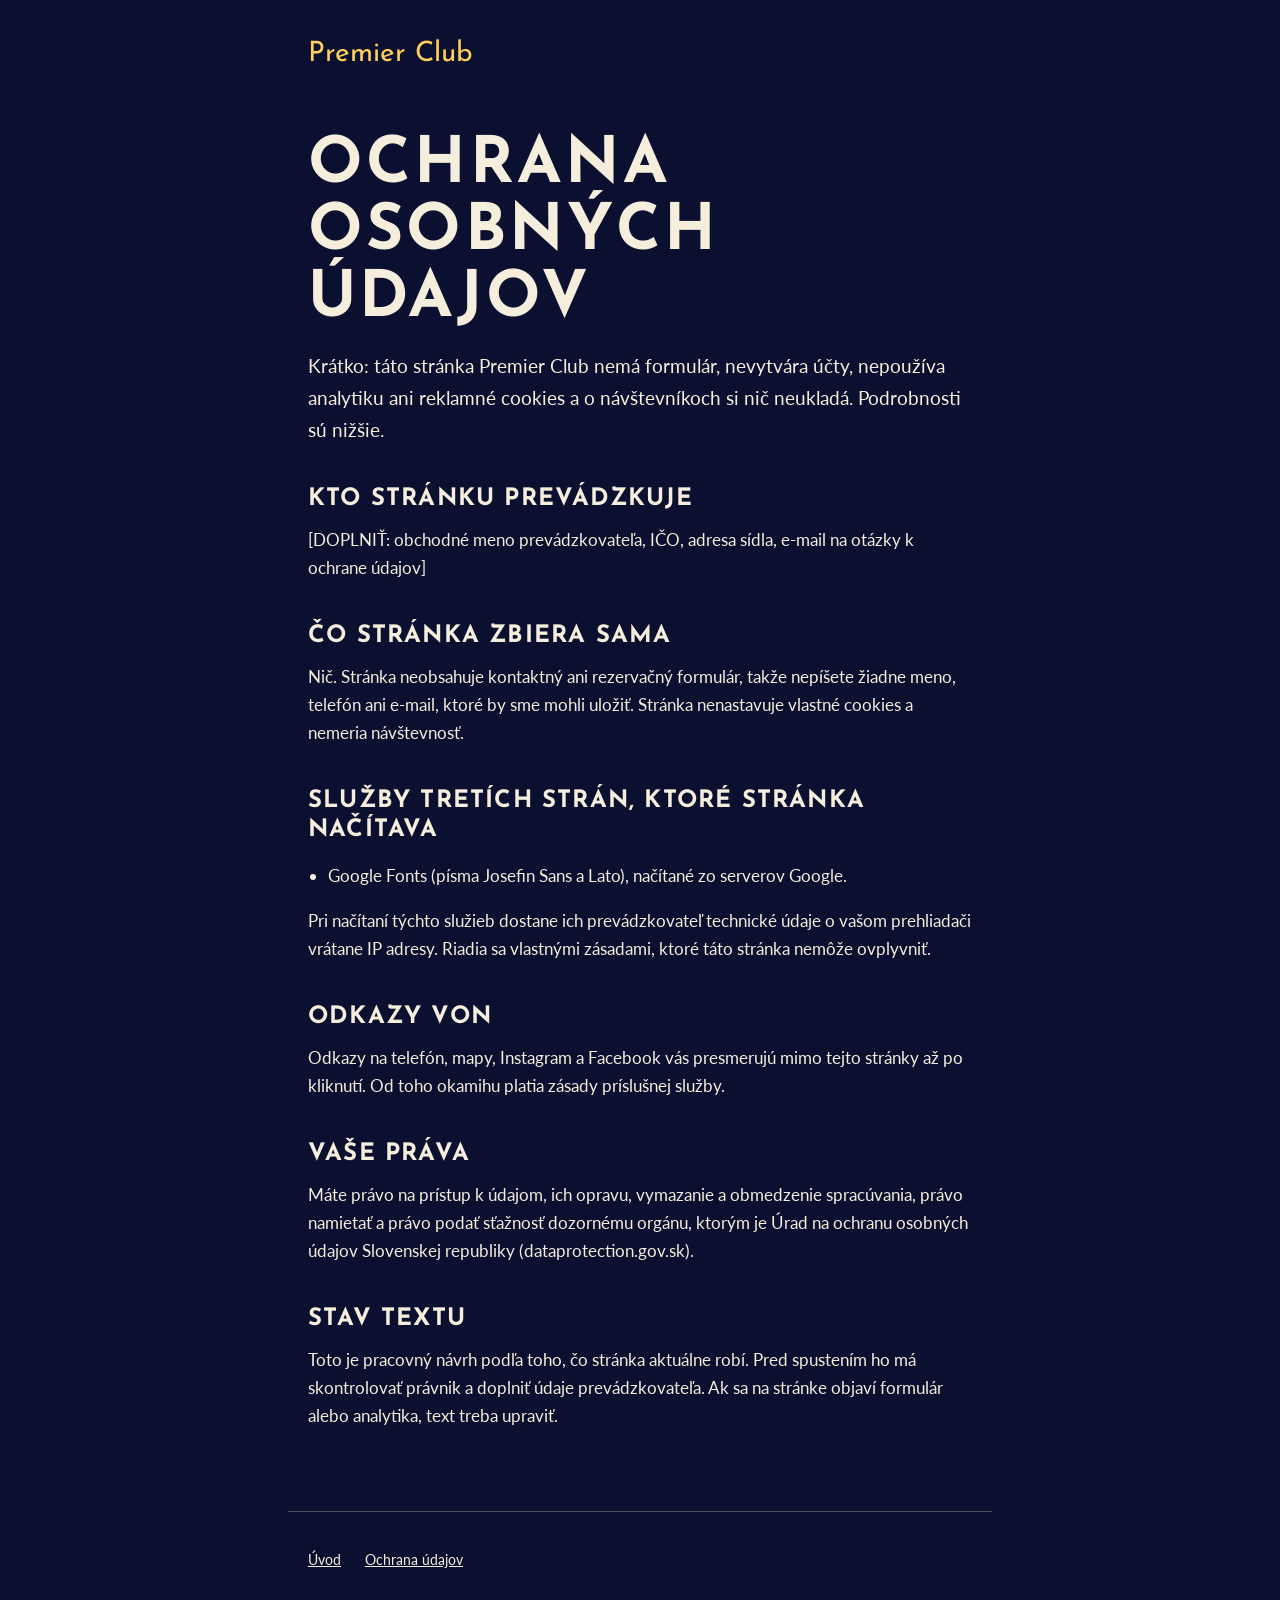
<file: ochrana-udajov.html>
<!doctype html>
<html lang="sk">
<head>
  <meta charset="utf-8">
  <meta name="viewport" content="width=device-width, initial-scale=1">
  <title>Ochrana údajov | Premier Club</title>
  <meta name="description" content="Aké údaje spracúva stránka Premier Club. Návrh na kontrolu právnikom.">
  <meta name="robots" content="noindex">
  <meta name="theme-color" content="#0b1030">
  <link rel="icon" href="assets/favicon.svg" type="image/svg+xml">
  <link rel="preconnect" href="https://fonts.googleapis.com">
  <link rel="preconnect" href="https://fonts.gstatic.com" crossorigin>
  <link href="https://fonts.googleapis.com/css2?family=Josefin+Sans:wght@600;700&family=Lato:wght@400;700&display=swap" rel="stylesheet">
  <link rel="stylesheet" href="style.css">
  <link rel="stylesheet" href="page.css">
</head>
<body class="page-body">
  <main class="page">
    <a class="page-home" href="./">Premier Club</a>
    <div class="page-content">
      <h1>Ochrana osobných údajov</h1>
      <p class="page-lead">Krátko: táto stránka Premier Club nemá formulár, nevytvára účty, nepoužíva analytiku ani reklamné cookies a o návštevníkoch si nič neukladá. Podrobnosti sú nižšie.</p>

      <h2>Kto stránku prevádzkuje</h2>
      <p>[DOPLNIŤ: obchodné meno prevádzkovateľa, IČO, adresa sídla, e-mail na otázky k ochrane údajov]</p>

      <h2>Čo stránka zbiera sama</h2>
      <p>Nič. Stránka neobsahuje kontaktný ani rezervačný formulár, takže nepíšete žiadne meno, telefón ani e-mail, ktoré by sme mohli uložiť. Stránka nenastavuje vlastné cookies a nemeria návštevnosť.</p>

      <h2>Služby tretích strán, ktoré stránka načítava</h2>
      <ul>
        <li>Google Fonts (písma Josefin Sans a Lato), načítané zo serverov Google.</li>
      </ul>
      <p>Pri načítaní týchto služieb dostane ich prevádzkovateľ technické údaje o vašom prehliadači vrátane IP adresy. Riadia sa vlastnými zásadami, ktoré táto stránka nemôže ovplyvniť.</p>

      <h2>Odkazy von</h2>
      <p>Odkazy na telefón, mapy, Instagram a Facebook vás presmerujú mimo tejto stránky až po kliknutí. Od toho okamihu platia zásady príslušnej služby.</p>

      <h2>Vaše práva</h2>
      <p>Máte právo na prístup k údajom, ich opravu, vymazanie a obmedzenie spracúvania, právo namietať a právo podať sťažnosť dozornému orgánu, ktorým je Úrad na ochranu osobných údajov Slovenskej republiky (dataprotection.gov.sk).</p>

      <h2>Stav textu</h2>
      <p>Toto je pracovný návrh podľa toho, čo stránka aktuálne robí. Pred spustením ho má skontrolovať právnik a doplniť údaje prevádzkovateľa. Ak sa na stránke objaví formulár alebo analytika, text treba upraviť.</p>

    </div>
  </main>
  <footer class="page-footer">
    <a href="./">Úvod</a>
    <a href="ochrana-udajov.html">Ochrana údajov</a>
  </footer>
</body>
</html>
</file>
<file: style.css>
:root {
  --hero-bg: var(--bg);
  --hero-ink: var(--ink);
  --display-weight: 600;
  --display-leading: 1.02;
  --display-tracking: 0;
  --display-case: none;
  --radius: 8px;
  --radius-button: 6px;
  --space-1: 0.5rem;
  --space-2: 1rem;
  --space-3: 1.5rem;
  --space-4: 2.5rem;
  --space-5: 4rem;
  --space-6: 6rem;
  --gutter: 1.25rem;
  --dock-height: 4.75rem;
  --divider-height: 2.25rem;
  --bg: #0b1030;
  --bg-alt: #141a45;
  --ink: #f6eedd;
  --ink-muted: #bcc0dc;
  --accent: #ffcf5a;
  --accent-2: #ee4a5a;
  --on-accent: #0b1030;
  --line: rgba(246, 238, 221, 0.28);
  --display-weight: 700;
  --display-leading: 1.05;
  --display-tracking: 0.05em;
  --display-case: uppercase;
  --font-display: "Josefin Sans", "Segoe UI", sans-serif;
  --font-body: "Lato", "Segoe UI", sans-serif;
  --radius: 4px;
  --radius-button: 4px;
  --footer-bg: #070a20;
  --footer-ink: #f6eedd;
  --art-1: #ffcf5a;
  --art-2: #d62f3f;
  --art-3: #ffcf5a;
  --art-4: #f6eedd;
  --art-5: #ffcf5a;
  --art-6: #f6eedd;
  --tone-ink-accent: #8a6410;
}

*,
*::before,
*::after {
  box-sizing: border-box;
}

html {
  scroll-behavior: smooth;
  scroll-padding-top: 4.5rem;
}

body {
  margin: 0;
  padding-bottom: var(--dock-height);
  background: var(--bg);
  color: var(--ink);
  font-family: var(--font-body);
  font-size: 1.0625rem;
  line-height: 1.6;
}

svg {
  display: block;
  max-width: 100%;
}

a {
  color: inherit;
}

:focus-visible {
  outline: 3px solid var(--accent);
  outline-offset: 3px;
}

h1,
h2,
h3 {
  margin: 0;
  font-family: var(--font-display);
  font-weight: var(--display-weight);
  line-height: var(--display-leading);
  letter-spacing: var(--display-tracking);
  text-transform: var(--display-case);
}

h1 {
  font-size: clamp(2.5rem, 9.5vw, 5.25rem);
}

h2 {
  font-size: clamp(2.1rem, 7vw, 3.75rem);
}

p {
  margin: 0 0 1em;
}

.skip-link {
  position: absolute;
  left: var(--gutter);
  top: -4rem;
  z-index: 20;
  padding: 0.75rem 1rem;
  background: var(--accent);
  color: var(--on-accent);
}

.skip-link:focus {
  top: 0.75rem;
}

.topbar {
  display: flex;
  flex-wrap: wrap;
  align-items: center;
  justify-content: space-between;
  gap: 0.25rem var(--space-3);
  padding: 0.5rem var(--gutter);
  background: var(--hero-bg);
  color: var(--hero-ink);
}

.brand {
  display: inline-flex;
  align-items: center;
  gap: 0.6rem;
  min-height: 2.75rem;
  font-family: var(--font-display);
  font-size: var(--brand-size, 1.5rem);
  font-weight: var(--display-weight);
  letter-spacing: var(--display-tracking);
  text-transform: var(--display-case);
  text-decoration: none;
}

.brand-mark {
  flex: none;
  width: 1.9rem;
  height: 1.9rem;
}

.topbar-nav {
  display: flex;
  align-items: center;
  gap: var(--space-2);
  font-size: 0.98rem;
  font-weight: 500;
}

.topbar-nav a:not(.button) {
  display: inline-block;
  padding: 0.7rem 0.15rem;
  text-decoration: none;
}

.topbar-nav a:not(.button):hover {
  text-decoration: underline;
  text-underline-offset: 0.25em;
}

.topbar-nav .topbar-cta {
  display: none;
  min-height: 2.75rem;
}

.button {
  display: inline-flex;
  align-items: center;
  justify-content: center;
  min-height: 3.25rem;
  padding: 0.75rem var(--space-3);
  border: 2px solid var(--accent);
  border-radius: var(--radius-button);
  background: var(--accent);
  color: var(--on-accent);
  font-family: var(--font-body);
  font-weight: 700;
  text-decoration: none;
  text-align: center;
  transition: background-color 0.2s, color 0.2s, border-color 0.2s;
}

.button:hover {
  background: transparent;
  color: inherit;
}

.button-ghost {
  background: transparent;
  border-color: currentColor;
  color: inherit;
}

.button-ghost:hover {
  background: var(--accent);
  border-color: var(--accent);
  color: var(--on-accent);
}

.actions {
  display: flex;
  flex-wrap: wrap;
  gap: 0.75rem;
}

.hero {
  display: grid;
  gap: var(--space-3);
  align-items: center;
  padding: var(--space-2) var(--gutter) var(--space-5);
  background: var(--hero-bg);
  color: var(--hero-ink);
}

.hero-art {
  order: -1;
  justify-self: center;
}

.hero-art svg {
  width: auto;
  height: min(15rem, 32svh);
  max-width: 100%;
}

.hero-kicker {
  margin: 0 0 var(--space-2);
  font-size: 0.82rem;
  font-weight: 700;
  letter-spacing: 0.16em;
  text-transform: uppercase;
  opacity: 0.8;
}

.hero-lede {
  max-width: 30rem;
  margin: var(--space-2) 0;
  font-size: 1.18rem;
  line-height: 1.5;
}

.hero-rating {
  margin: 0 0 var(--space-3);
  font-size: 0.95rem;
  opacity: 0.85;
}

.hero-rating strong {
  font-family: var(--font-display);
  font-size: 1.35rem;
}

.hero .actions {
  display: none;
}

.hero--center {
  text-align: center;
}

.hero--center .hero-lede {
  margin-inline: auto;
}

.hero--center .actions {
  justify-content: center;
}

.divider {
  height: var(--divider-height);
  background: var(--bg) url("assets/motif.svg") repeat-x center / auto 100%;
}

.section-inner {
  max-width: 72rem;
  margin: 0 auto;
  padding: var(--space-5) var(--gutter);
}

.offer-intro {
  max-width: 34rem;
  margin: var(--space-2) 0 0;
  color: var(--ink-muted);
}

.offer-list {
  margin: var(--space-4) 0 0;
  padding: 0;
  list-style: none;
}

.offer-name {
  font-family: var(--font-display);
  font-weight: var(--display-weight);
  font-size: 1.6rem;
  line-height: 1.15;
  text-transform: var(--display-case);
  letter-spacing: var(--display-tracking);
}

.placeholder {
  border-bottom: 1px dashed currentColor;
  color: var(--ink-muted);
  font-family: var(--font-body);
  font-size: 0.92rem;
  font-weight: 400;
  letter-spacing: 0;
  text-transform: none;
}

.offer--menu .offer-list li {
  display: flex;
  align-items: baseline;
  gap: 0.75rem;
  padding: 0.9rem 0;
}

.offer--menu .offer-gap {
  flex: 1;
  min-width: 1rem;
  border-bottom: 2px dotted var(--line);
}

.offer--menu .offer-list {
  max-width: 44rem;
}

.offer--numbered .offer-list {
  counter-reset: item;
  border-top: 1px solid var(--line);
}

.offer--numbered .offer-list li {
  display: grid;
  grid-template-columns: 3.25rem 1fr;
  align-items: baseline;
  column-gap: var(--space-2);
  padding: var(--space-3) 0;
  border-bottom: 1px solid var(--line);
  counter-increment: item;
}

.offer--numbered .offer-list li::before {
  content: counter(item, decimal-leading-zero);
  grid-row: span 2;
  color: var(--accent-2);
  font-family: var(--font-display);
  font-size: 1.6rem;
}

.offer--numbered .offer-name {
  font-size: clamp(1.8rem, 5vw, 2.6rem);
}

.offer--numbered .placeholder {
  grid-column: 2;
  justify-self: start;
  margin-top: 0.35rem;
}

.offer--numbered .offer-gap,
.offer--tiles .offer-gap,
.offer--chips .offer-gap {
  display: none;
}

.offer--tiles .offer-list {
  display: grid;
  gap: var(--space-2);
}

.offer--tiles .offer-list li {
  padding: var(--space-3);
  border: 1px solid var(--line);
  border-top: 6px solid var(--accent);
  border-radius: var(--radius);
  background: var(--bg-alt);
}

.offer--tiles .offer-list li:nth-child(even) {
  border-top-color: var(--accent-2);
}

.offer--tiles .offer-name,
.offer--tiles .placeholder {
  display: block;
}

.offer--tiles .placeholder {
  display: inline-block;
  margin-top: 0.5rem;
}

.offer--chalk .section-inner {
  max-width: 60rem;
}

.offer--chalk .offer-board {
  margin-top: var(--space-4);
  padding: var(--space-3);
  border: 8px solid var(--board-frame);
  border-radius: var(--radius);
  background: var(--board-bg);
  color: var(--board-ink);
}

.offer--chalk .offer-list {
  margin: 0;
}

.offer--chalk .offer-list li {
  display: flex;
  align-items: baseline;
  gap: 0.75rem;
  padding: 0.8rem 0;
  border-bottom: 1px dashed rgba(255, 255, 255, 0.35);
}

.offer--chalk .offer-list li:last-child {
  border-bottom: 0;
}

.offer--chalk .offer-gap {
  flex: 1;
}

.offer--chalk .placeholder {
  color: inherit;
  opacity: 0.8;
}

.offer--chips .offer-list {
  display: flex;
  flex-wrap: wrap;
  gap: 0.75rem;
}

.offer--chips .offer-list li {
  display: flex;
  flex-direction: column;
  gap: 0.25rem;
  padding: 0.9rem 1.25rem;
  border: 2px solid var(--ink);
  border-radius: var(--radius);
}

.offer--chips .offer-list li:nth-child(3n + 2) {
  background: var(--accent);
  border-color: var(--accent);
  color: var(--on-accent);
}

.offer--chips .offer-list li:nth-child(3n + 2) .placeholder {
  color: inherit;
}

.visit {
  background: var(--bg-alt);
}

.visit-grid {
  display: grid;
  gap: var(--space-4);
  margin-top: var(--space-4);
}

.label {
  display: block;
  margin-bottom: 0.5rem;
  color: var(--ink-muted);
  font-size: 0.8rem;
  font-weight: 700;
  letter-spacing: 0.16em;
  text-transform: uppercase;
}

.visit address {
  font-style: normal;
}

.visit address p {
  margin-bottom: 0.25rem;
}

.visit p a,
.contact-links a {
  display: inline-block;
  padding: 0.55rem 0;
  font-weight: 600;
}

.visit p a {
  padding: 0.55rem 0;
}

.visit-rating strong {
  font-family: var(--font-display);
  font-size: 2.5rem;
  line-height: 1;
}

.map {
  display: block;
  width: 100%;
  height: 20rem;
  margin-top: var(--space-4);
  border: 0;
  border-radius: var(--radius);
}

.footer {
  padding: var(--space-3) var(--gutter) var(--space-4);
  background: var(--footer-bg, var(--ink));
  color: var(--footer-ink, var(--bg));
  font-size: 0.9rem;
}

.footer-links {
  display: flex;
  flex-wrap: wrap;
  gap: var(--space-3);
  margin: 0;
}

.footer-links a {
  display: inline-block;
  padding: 0.7rem 0;
}

.footer-note {
  margin: var(--space-1) 0 0;
  opacity: 0.8;
}

.dock {
  position: fixed;
  inset: auto 0 0 0;
  z-index: 15;
  display: grid;
  grid-template-columns: 1.4fr 1fr;
  gap: 0.75rem;
  padding: 0.75rem var(--gutter) calc(0.75rem + env(safe-area-inset-bottom));
  background: var(--footer-bg, var(--ink));
  color: var(--footer-ink, var(--bg));
  border-top: 1px solid var(--line);
}

@media (min-width: 48rem) {
  :root {
    --gutter: 3rem;
  }

  body {
    padding-bottom: 0;
  }

  .dock {
    display: none;
  }

  .topbar {
    padding-block: 0.75rem;
  }

  .topbar-nav .topbar-cta {
    display: inline-flex;
  }

  .hero {
    grid-template-columns: minmax(0, 1.1fr) minmax(0, 0.9fr);
    gap: var(--space-5);
    min-height: min(44rem, calc(100svh - 4.5rem));
    padding-top: var(--space-4);
  }

  .hero--center {
    grid-template-columns: minmax(0, 1fr);
    gap: var(--space-4);
    align-content: center;
  }

  .hero--center .hero-art {
    order: 0;
  }

  .hero-art {
    order: 0;
    justify-self: end;
  }

  .hero--reverse .hero-art {
    order: -1;
    justify-self: start;
  }

  .hero-art svg {
    height: min(34rem, 68svh);
  }

  .hero--center .hero-art svg {
    height: min(21rem, 36svh);
  }

  .hero .actions {
    display: flex;
  }

  .offer--tiles .offer-list {
    grid-template-columns: repeat(3, 1fr);
  }

  .visit-grid {
    grid-template-columns: repeat(3, 1fr);
    gap: var(--space-5);
  }
}

@media (min-width: 75rem) {
  :root {
    --gutter: max(4rem, calc((100vw - 76rem) / 2));
  }
}

@media (prefers-reduced-motion: reduce) {
  html {
    scroll-behavior: auto;
  }

  .button {
    transition: none;
  }
}

.hero-banner {
  grid-column: 1 / -1;
  order: -2;
  margin: calc(var(--space-2) * -1) calc(var(--gutter) * -1) 0;
}

.hero-banner {
  align-self: start;
}

.hero:has(.hero-banner) {
  align-content: start;
}

.hero-banner svg {
  display: block;
  width: 100%;
  height: auto;
}

.hero-art {
  position: relative;
}

.idea-hint {
  margin: var(--space-1) 0 0;
  font-size: 0.85rem;
  text-align: center;
  opacity: 0.75;
}

.controls {
  display: flex;
  flex-wrap: wrap;
  justify-content: center;
  gap: 0.5rem;
  margin-top: var(--space-2);
}

.control {
  min-height: 2.75rem;
  padding: 0.5rem 1rem;
  border: 2px solid currentColor;
  border-radius: var(--radius-button);
  background: transparent;
  color: inherit;
  font: inherit;
  font-size: 0.95rem;
  font-weight: 600;
  cursor: pointer;
  transition: background-color 0.2s, color 0.2s, border-color 0.2s;
}

.control:hover,
.control[aria-pressed="true"] {
  background: var(--accent);
  border-color: var(--accent);
  color: var(--on-accent);
}

@media (prefers-reduced-motion: reduce) {
  *,
  *::before,
  *::after {
    transition: none !important;
    animation: none !important;
  }

  .control[data-replay] {
    display: none;
  }
}

.art [role="button"],
.art a {
  cursor: pointer;
}

.art [role="button"]:focus-visible,
.art a:focus-visible {
  outline: 3px solid var(--accent);
  outline-offset: 4px;
}

.block {
  --s-bg: var(--bg);
  --s-ink: var(--ink);
  --s-muted: var(--ink-muted);
  --s-line: var(--line);
  --s-accent: var(--accent);
  --s-on-accent: var(--on-accent);
  position: relative;
  background: var(--s-bg);
  color: var(--s-ink);
}

.tone-alt {
  --s-bg: var(--bg-alt);
}

.tone-ink {
  --s-bg: var(--ink);
  --s-ink: var(--bg);
  --s-muted: color-mix(in srgb, var(--bg) 76%, var(--ink));
  --s-line: color-mix(in srgb, var(--bg) 26%, transparent);
  --s-accent: var(--tone-ink-accent, color-mix(in srgb, var(--accent) 55%, var(--bg)));
  --s-on-accent: var(--ink);
}

.tone-accent {
  --s-bg: var(--accent);
  --s-ink: var(--on-accent);
  --s-muted: var(--on-accent);
  --s-line: color-mix(in srgb, var(--on-accent) 36%, transparent);
  --s-accent: var(--on-accent);
  --s-on-accent: var(--accent);
}

.block-inner {
  padding: var(--space-5) var(--gutter);
}

.block-title {
  max-width: 18ch;
  font-size: clamp(2.3rem, 6.4vw, 4.75rem);
}

.block-lead {
  max-width: 38rem;
  margin: var(--space-2) 0 0;
  color: var(--s-muted);
  font-size: 1.16rem;
  line-height: 1.5;
}

.block-lead:empty {
  display: none;
}

.block-note {
  max-width: 38rem;
  margin: var(--space-3) 0 0;
  color: var(--s-muted);
  font-size: 0.9rem;
}

.block .button {
  border-color: var(--s-accent);
  background: var(--s-accent);
  color: var(--s-on-accent);
}

.block .button:hover {
  background: transparent;
  color: var(--s-ink);
}

.block .button-ghost {
  border-color: currentColor;
  background: transparent;
  color: var(--s-ink);
}

.block .button-ghost:hover {
  border-color: var(--s-accent);
  background: var(--s-accent);
  color: var(--s-on-accent);
}

.statement-text {
  max-width: 24ch;
  margin: 0;
  font-family: var(--font-display);
  font-size: clamp(2.2rem, 6.6vw, 5.4rem);
  font-weight: var(--display-weight);
  line-height: 1.04;
  letter-spacing: var(--display-tracking);
  text-transform: var(--display-case);
}

.statement-text em {
  color: var(--s-accent);
  font-style: normal;
}

.statement-facts {
  display: grid;
  gap: var(--space-3);
  margin: var(--space-4) 0 0;
  padding: var(--space-3) 0 0;
  border-top: 1px solid var(--s-line);
}

.statement-facts dt {
  margin-bottom: 0.25rem;
  color: var(--s-muted);
  font-size: 0.8rem;
  font-weight: 700;
  letter-spacing: 0.14em;
  text-transform: uppercase;
}

.statement-facts dd {
  margin: 0;
  font-family: var(--font-display);
  font-size: clamp(1.35rem, 3vw, 1.85rem);
  font-weight: var(--display-weight);
  line-height: 1.15;
}

.rows {
  margin: var(--space-4) 0 0;
  padding: 0;
  list-style: none;
  border-top: 1px solid var(--s-line);
}

.row {
  display: grid;
  gap: var(--space-1);
  padding: var(--space-3) 0;
  border-bottom: 1px solid var(--s-line);
}

.row-name {
  font-family: var(--font-display);
  font-size: clamp(1.75rem, 4.6vw, 3rem);
  font-weight: var(--display-weight);
  line-height: 1.06;
  letter-spacing: var(--display-tracking);
  text-transform: var(--display-case);
}

.row-text {
  max-width: 34rem;
  margin: 0;
  color: var(--s-muted);
}

.steps {
  display: grid;
  gap: var(--space-4);
  margin: var(--space-4) 0 0;
  padding: 0;
  list-style: none;
  counter-reset: step;
}

.step {
  position: relative;
  padding-left: 3.75rem;
  counter-increment: step;
}

.step::before {
  content: counter(step);
  position: absolute;
  top: -0.2rem;
  left: 0;
  display: grid;
  place-items: center;
  width: 2.75rem;
  height: 2.75rem;
  border-radius: var(--radius);
  background: var(--s-accent);
  color: var(--s-on-accent);
  font-family: var(--font-display);
  font-size: 1.35rem;
  font-weight: var(--display-weight);
}

.step-art {
  width: 100%;
  max-width: 13rem;
  margin-bottom: var(--space-2);
}

.step-title {
  font-size: 1.5rem;
  line-height: 1.15;
}

.step-text {
  margin: 0.4rem 0 0;
  color: var(--s-muted);
}

.week-head {
  display: grid;
  gap: var(--space-3);
}

.week-status {
  display: inline-flex;
  align-items: center;
  gap: 0.6rem;
  margin: 0;
  font-weight: 700;
}

.week-status::before {
  content: "";
  width: 0.7rem;
  height: 0.7rem;
  border-radius: 50%;
  background: var(--s-muted);
}

.week-status[data-open="true"]::before {
  background: var(--s-accent);
}

.week {
  margin: var(--space-4) 0 0;
  padding: 0;
  list-style: none;
}

.week-day {
  display: grid;
  grid-template-columns: 2.5rem minmax(0, 1fr) auto;
  align-items: center;
  gap: var(--space-2);
  min-height: 3rem;
  border-top: 1px solid var(--s-line);
}

.week-day.is-today {
  font-weight: 700;
}

.week-track {
  position: relative;
  height: 0.75rem;
  border-radius: 2px;
  background: color-mix(in srgb, var(--s-ink) 9%, transparent);
}

.week-bar {
  position: absolute;
  top: 0;
  bottom: 0;
  left: var(--from);
  width: var(--span);
  border-radius: 2px;
  background: color-mix(in srgb, var(--s-accent) 62%, var(--s-bg));
}

.week-day.is-today .week-bar {
  background: var(--s-accent);
}

.week-time {
  min-width: 6.4rem;
  font-variant-numeric: tabular-nums;
  text-align: right;
}

.notes {
  display: grid;
  gap: 0;
  margin: var(--space-4) 0 0;
  padding: 0;
  list-style: none;
  border-top: 1px solid var(--s-line);
}

.note {
  display: grid;
  gap: 0.2rem;
  padding: var(--space-2) 0;
  border-bottom: 1px solid var(--s-line);
}

.note-title {
  font-weight: 700;
}

.note-text {
  margin: 0;
  color: var(--s-muted);
}

.note-text a {
  display: inline-block;
  padding: 0.65rem 0;
  color: var(--s-ink);
  font-weight: 700;
}

.place-grid {
  display: grid;
}

.place-map {
  position: relative;
  min-height: 21rem;
  overflow: hidden;
  background: var(--bg-alt);
}

.street-map {
  position: absolute;
  inset: 0;
  width: 100%;
  height: 100%;
  max-width: none;
}

.map-street {
  font-family: var(--font-body);
  font-size: 15px;
  font-weight: 600;
  letter-spacing: 0.03em;
  paint-order: stroke;
  stroke: var(--bg);
  stroke-width: 4px;
  stroke-linejoin: round;
}

.map-pin-label {
  font-family: var(--font-display);
  font-size: 24px;
  font-weight: var(--display-weight);
  paint-order: stroke;
  stroke: var(--bg);
  stroke-width: 6px;
  stroke-linejoin: round;
}

.place-credit {
  position: absolute;
  right: 0;
  bottom: 0;
  z-index: 1;
  padding: 0.15rem 0.5rem;
  background: color-mix(in srgb, var(--s-bg) 82%, transparent);
  font-size: 0.72rem;
}

.place-copy {
  padding: var(--space-5) var(--gutter);
}

.place-copy .block-title {
  font-size: clamp(2rem, 3.6vw, 3.25rem);
}

.block-title,
.statement-text,
.closing-title,
.row-name,
.step-title {
  overflow-wrap: break-word;
  hyphens: auto;
}

.place-address {
  margin: var(--space-3) 0 0;
  font-style: normal;
  font-size: 1.2rem;
  line-height: 1.4;
}

.place-text {
  max-width: 30rem;
  margin: var(--space-2) 0 0;
  color: var(--s-muted);
}

.place-links {
  display: grid;
  justify-items: start;
  gap: 0.15rem;
  margin: var(--space-3) 0 0;
  padding: 0;
  list-style: none;
}

.place-links a {
  display: inline-block;
  padding: 0.6rem 0;
  font-weight: 700;
}

.photo-band {
  margin: 0;
}

.photo-band img {
  display: block;
  width: 100%;
  height: clamp(20rem, 62vw, 40rem);
  object-fit: cover;
}

.photo-band figcaption {
  padding: var(--space-1) var(--gutter);
  background: var(--s-bg);
  color: var(--s-muted);
  font-size: 0.8rem;
}

.closing-grid {
  display: grid;
  gap: var(--space-4);
}

.closing-title {
  max-width: 14ch;
  font-size: clamp(2.6rem, 8.6vw, 6.5rem);
}

.closing-score {
  margin: 0;
}

.closing-score strong {
  display: block;
  margin-bottom: 0.4rem;
  font-variant-numeric: lining-nums;
  font-family: var(--font-display);
  font-size: clamp(4rem, 13vw, 8.5rem);
  font-weight: var(--display-weight);
  line-height: 1;
}

.closing .actions {
  margin-top: var(--space-3);
}

.topbar-nav a:not(.button) {
  white-space: nowrap;
}

.dock {
  grid-template-columns: 1.9fr 1fr;
}

.dock .button {
  padding-inline: 0.5rem;
  font-size: clamp(0.84rem, 3.9vw, 0.98rem);
  line-height: 1.15;
}

@media (max-width: 47.99rem) {
  .topbar {
    flex-wrap: nowrap;
    gap: 0.75rem;
  }

  .brand {
    min-width: 0;
    white-space: nowrap;
  }

  .topbar-nav {
    gap: 0.7rem;
    font-size: 0.9rem;
  }

  .topbar-nav a:not(.button):nth-of-type(n + 3) {
    display: none;
  }
}

@media (min-width: 48rem) {
  .block-inner {
    padding-block: var(--space-6);
  }

  .statement-facts {
    grid-template-columns: repeat(auto-fit, minmax(11rem, 1fr));
    gap: var(--space-4);
  }

  .row {
    grid-template-columns: minmax(0, 1fr) minmax(0, 1fr);
    align-items: baseline;
    gap: var(--space-4);
  }

  .steps {
    grid-template-columns: repeat(var(--step-count, 3), minmax(0, 1fr));
    gap: var(--space-3);
  }

  .step {
    padding-left: 0;
    padding-top: 3.75rem;
  }

  .week-head {
    grid-template-columns: minmax(0, 1fr) auto;
    align-items: end;
  }

  .notes {
    grid-template-columns: repeat(2, minmax(0, 1fr));
    column-gap: var(--space-5);
  }

  .place-grid {
    grid-template-columns: minmax(0, 1.5fr) minmax(0, 1fr);
    min-height: 40rem;
  }

  .place-grid--flip .place-map {
    order: 1;
  }

  .place-copy {
    align-self: center;
    padding-left: var(--space-5);
  }

  .place-grid--flip .place-copy {
    padding-right: var(--space-5);
    padding-left: var(--gutter);
  }

  .closing-grid {
    grid-template-columns: minmax(0, 1fr) auto;
    align-items: end;
  }
}
.fa1{fill:var(--art-1)}
.sa1{stroke:var(--art-1);fill:none}
.fa2{fill:var(--art-2)}
.sa2{stroke:var(--art-2);fill:none}
.fa3{fill:var(--art-3)}
.sa3{stroke:var(--art-3);fill:none}
.fa4{fill:var(--art-4)}
.sa4{stroke:var(--art-4);fill:none}
.fa5{fill:var(--art-5)}
.sa5{stroke:var(--art-5);fill:none}
.fa6{fill:var(--art-6)}
.sa6{stroke:var(--art-6);fill:none}
.fn{fill:none}
.fb{fill:var(--hero-bg)}
.art-text{font-family:var(--font-display);font-weight:var(--display-weight)}
.art{stroke-linecap:round;stroke-linejoin:round}
.marquee .bulb,
.marquee .marquee-text,
.marquee .beam {
  transition: opacity 0.5s, fill 0.5s;
}

.marquee.is-dark .bulb {
  fill: #5d5230;
}

.marquee.is-dark .marquee-text {
  opacity: 0.3;
}

.marquee.is-dark .beam {
  opacity: 0;
}

@media (prefers-reduced-motion: no-preference) {
.marquee:not(.is-dark) .bulb {
  animation: bulb-chase 1.8s steps(1) infinite;
  animation-delay: calc(var(--i) * -0.07s);
}

@keyframes bulb-chase {
  0%, 55% { opacity: 1; }
  56%, 100% { opacity: 0.35; }
}
}

@media (max-width: 47.99rem) {
  .brand {
    font-size: 0.95rem;
  }

  .hero h1 {
    font-size: 2rem;
  }
}
</file>
<file: page.css>
:root {
  --page-bg: var(--bg);
  --page-ink: var(--ink);
  --page-accent: var(--accent);
  --page-accent-ink: var(--on-accent);
  --page-line: var(--line);
  --page-display-font: var(--font-display);
  --page-body-font: var(--font-body);
}

.page-body {
  min-height: 100vh;
  padding-bottom: 0;
  background: var(--page-bg);
  color: var(--page-ink);
  font-family: var(--page-body-font);
}

.page {
  max-width: 44rem;
  margin: 0 auto;
  padding: 1.5rem 1.25rem 4rem;
}

.page-home {
  display: inline-block;
  margin-bottom: 3rem;
  padding: 0.5rem 0;
  color: var(--page-accent);
  font-family: var(--page-display-font);
  font-size: 1.75rem;
  text-decoration: none;
}

.page-content h1 {
  margin-bottom: 1rem;
  font-family: var(--page-display-font);
  font-size: clamp(2.5rem, 8vw, 4rem);
  line-height: 1.05;
}

.page-content h2 {
  margin: 2.5rem 0 0.75rem;
  font-family: var(--page-display-font);
  font-size: 1.5rem;
  line-height: 1.2;
}

.page-content p,
.page-content li {
  line-height: 1.65;
}

.page-content ul {
  padding-left: 1.25rem;
}

.page-lead {
  font-size: 1.2rem;
}

.page-code {
  margin: 0;
  color: var(--page-accent);
  font-family: var(--page-display-font);
  font-size: clamp(5rem, 24vw, 10rem);
  line-height: 1;
}

.page-button {
  display: inline-flex;
  align-items: center;
  min-height: 3.25rem;
  padding: 0.75rem 1.5rem;
  background: var(--page-accent);
  color: var(--page-accent-ink);
  font-weight: 700;
  text-decoration: none;
}

.page-button:hover {
  background: var(--page-ink);
}

.page-content a:not(.page-button) {
  text-decoration-color: var(--page-accent);
  text-underline-offset: 0.2em;
}

.page-footer {
  display: flex;
  gap: 1.5rem;
  max-width: 44rem;
  margin: 0 auto;
  padding: 1.5rem 1.25rem 2.5rem;
  border-top: 1px solid var(--page-line);
  font-size: 0.9rem;
}

.page-footer a {
  display: inline-block;
  padding: 0.75rem 0;
}

.page-content p a:not(.page-button) {
  display: inline-block;
  padding: 0.5rem 0;
}
</file>
